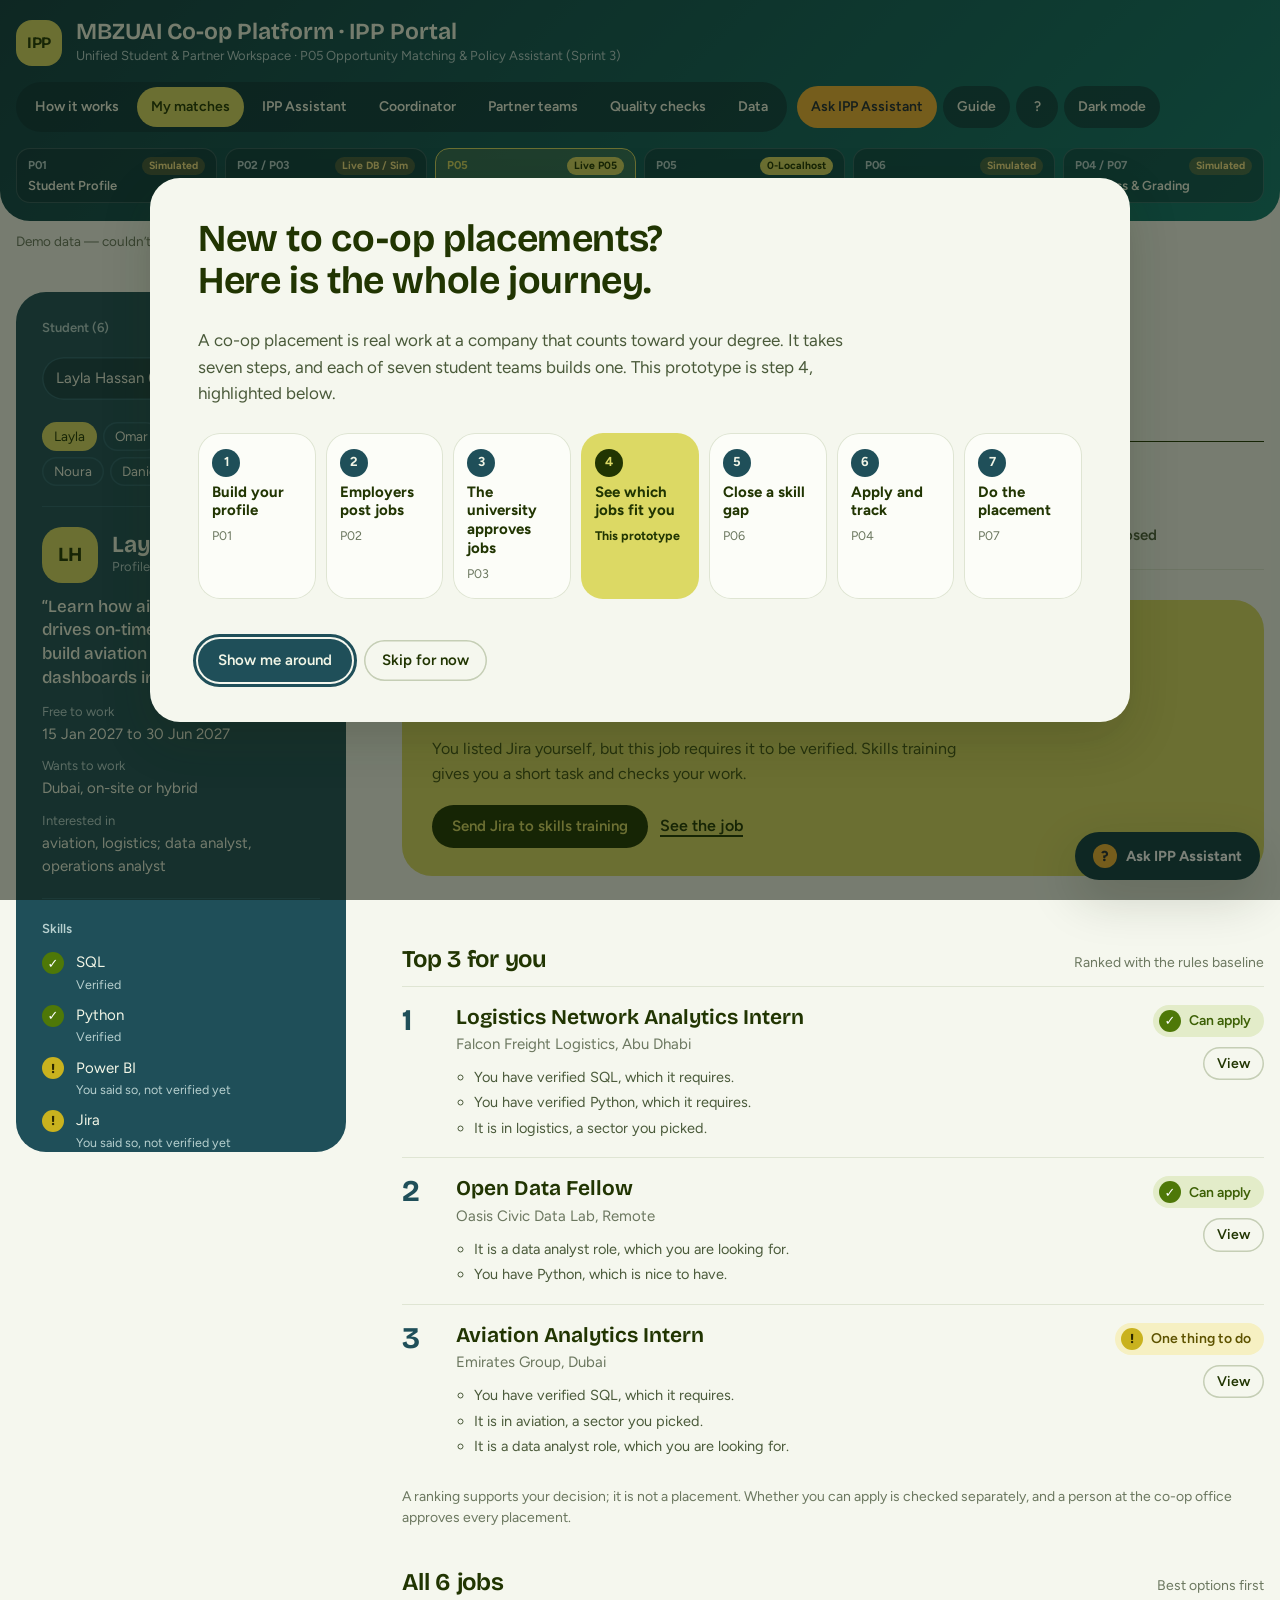
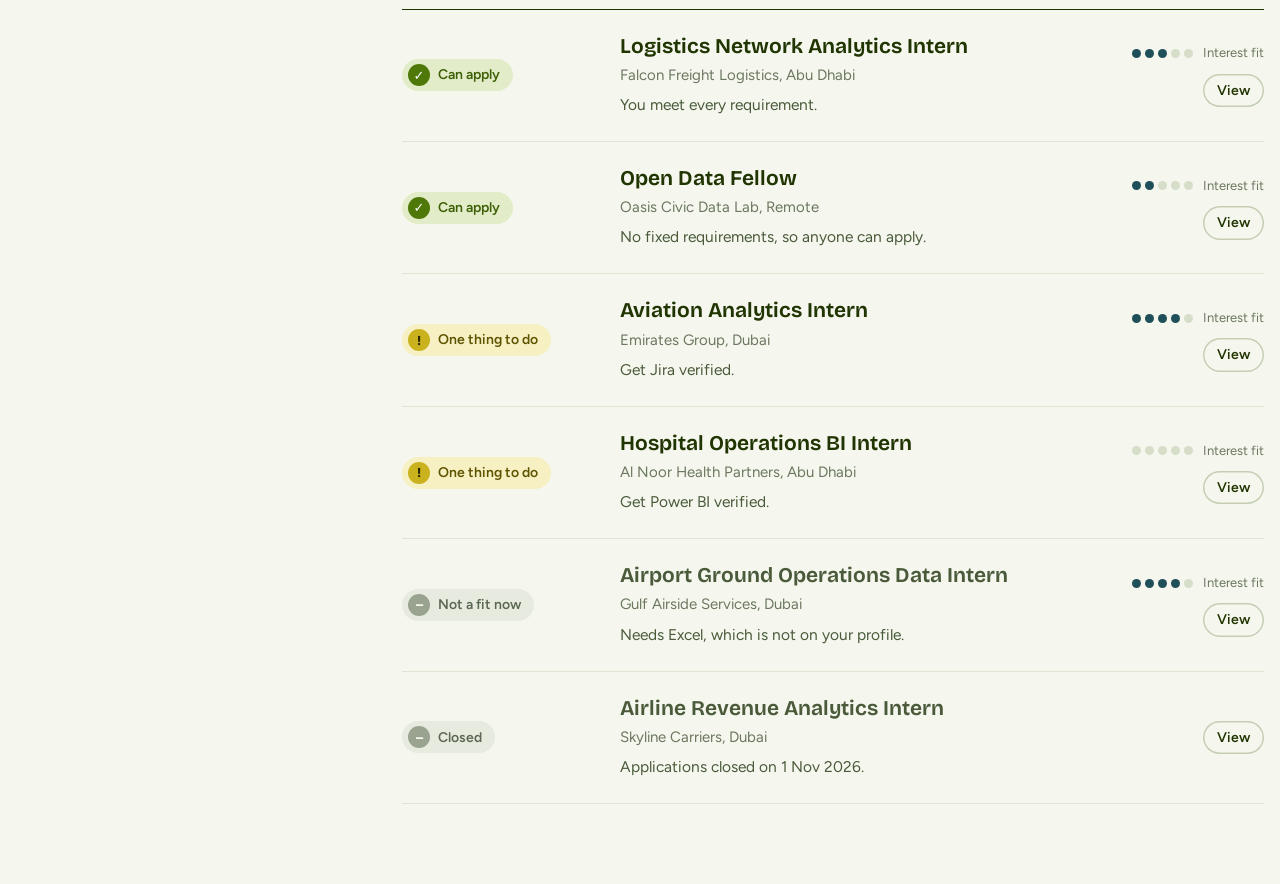
<file: index.html>
<!doctype html>
<html lang="en">
<head>
<meta charset="utf-8">
<meta name="viewport" content="width=device-width, initial-scale=1, viewport-fit=cover">
<style>:root{padding-top:env(safe-area-inset-top,0px);padding-bottom:env(safe-area-inset-bottom,0px)}body{margin:0}img{max-width:100%}[hidden]{display:none!important}</style>
<title>IPP Co-op Portal · P05 Opportunity Matcher &amp; AI Assistant</title>
<meta name="claude:viewport-fit-sides" content="cover">
<link rel="preconnect" href="https://fonts.googleapis.com"><link rel="preconnect" href="https://fonts.gstatic.com" crossorigin><link rel="stylesheet" href="https://fonts.googleapis.com/css2?family=Bricolage+Grotesque:opsz,wght@12..96,500..700&family=Figtree:wght@400;500;600;700&family=IBM+Plex+Mono:wght@400;500&display=swap">
<style>
/* Layout: deep-teal masthead; "My matches" pairs a pinned teal profile panel with one calm list of jobs,
   one bold lime "next step" card, and a side drawer for details. Other views: two quiet columns, extra
   detail folded away.
   Palette (client): cyan #54C0CC, deep teal #1F4F59, olive #7EA00E, lime #DCD964, forest #213502.
   Meaning colours are limited to three, always with an icon and a word:
   green = you can / done, yellow = one thing to do, gray = not now or closed. */
:root {
  --paper: #F5F7EE;
  --raised: #FCFDF8;
  --ink: #213502;
  --ink-2: #4A5A3A;
  --ink-3: #6B775F;
  --rule: #DFE5D3;
  --rule-strong: #C5CEB5;
  --teal: #1F4F59;
  --teal-deep: #183F47;
  --teal-ink: #F1F5E6;
  --teal-ink-2: #B7D0CF;
  --teal-rule: #2E6370;
  --cyan: #54C0CC;
  --lime: #DCD964;
  --lime-ink: #213502;
  --link: #1F4F59;
  --focus: #1F4F59;
  --go: #4E7808; --go-ink: #3D6006; --go-soft: #E3ECC9;
  --todo: #C9B21E; --todo-ink: #5E5300; --todo-soft: #F6F0C2;
  --no: #9AA38F; --no-ink: #5C6853; --no-soft: #E7EBDF;
  --series-1: #1F4F59; --series-2: #54C0CC;
  --dot-off: #D6DDC8;
  --scrim: rgba(16, 24, 10, .55);
  --shadow: 0 18px 50px rgba(20, 33, 6, .18);
  --font-display: "Bricolage Grotesque", "Avenir Next", "Segoe UI", system-ui, sans-serif;
  --font-body: "Figtree", "Avenir Next", "Segoe UI", system-ui, sans-serif;
  --font-id: "IBM Plex Mono", ui-monospace, SFMono-Regular, Menlo, monospace;
  --r-xl: 30px; --r-lg: 22px; --r-md: 14px;
}
@media (prefers-color-scheme: dark) {
  :root:not([data-theme="light"]) {
    --paper: #10180A; --raised: #172210; --ink: #EEF2DF; --ink-2: #BAC4A8; --ink-3: #8E9A81;
    --rule: #26341A; --rule-strong: #3A4C2D;
    --teal: #1D4A53; --teal-deep: #163B43; --teal-ink: #EEF4E6; --teal-ink-2: #A9C9CB; --teal-rule: #2C6470;
    --link: #7FD3DC; --focus: #DCD964;
    --go: #6E9A14; --go-ink: #A9CB3E; --go-soft: #1E2D0C;
    --todo: #C9B21E; --todo-ink: #E2DC6E; --todo-soft: #2B290D;
    --no: #56634B; --no-ink: #A2AD95; --no-soft: #1C2616;
    --series-1: #2C7887; --series-2: #54C0CC;
    --dot-off: #2E3D22;
    --scrim: rgba(0, 0, 0, .62);
    --shadow: 0 18px 50px rgba(0, 0, 0, .45);
    color-scheme: dark;
  }
}
:root[data-theme="dark"] {
  --paper: #10180A; --raised: #172210; --ink: #EEF2DF; --ink-2: #BAC4A8; --ink-3: #8E9A81;
  --rule: #26341A; --rule-strong: #3A4C2D;
  --teal: #1D4A53; --teal-deep: #163B43; --teal-ink: #EEF4E6; --teal-ink-2: #A9C9CB; --teal-rule: #2C6470;
  --link: #7FD3DC; --focus: #DCD964;
  --go: #6E9A14; --go-ink: #A9CB3E; --go-soft: #1E2D0C;
  --todo: #C9B21E; --todo-ink: #E2DC6E; --todo-soft: #2B290D;
  --no: #56634B; --no-ink: #A2AD95; --no-soft: #1C2616;
  --series-1: #2C7887; --series-2: #54C0CC;
  --dot-off: #2E3D22;
  --scrim: rgba(0, 0, 0, .62);
  --shadow: 0 18px 50px rgba(0, 0, 0, .45);
  color-scheme: dark;
}

* { box-sizing: border-box; }
body { background: var(--paper); color: var(--ink); font-family: var(--font-body); font-size: 16px; line-height: 1.55; -webkit-font-smoothing: antialiased; }
h1, h2, h3 { font-family: var(--font-display); margin: 0; text-wrap: balance; line-height: 1.1; font-weight: 650; }
h1 { font-size: clamp(32px, 4.2vw, 46px); letter-spacing: -.02em; }
h2 { font-size: 24px; letter-spacing: -.01em; }
h3 { font-size: 20px; }
p { margin: 0; }
.id { font-family: var(--font-id); font-size: .84em; }
button, input, select, textarea { font: inherit; color: inherit; }
:focus-visible { outline: 3px solid var(--focus); outline-offset: 2px; border-radius: 8px; }
.muted { color: var(--ink-3); }
.small { font-size: 14px; }
.sr-only { position: absolute; width: 1px; height: 1px; overflow: hidden; clip: rect(0 0 0 0); white-space: nowrap; }
.wrap { max-width: 1280px; margin: 0 auto; padding-left: max(16px, env(safe-area-inset-left, 0px)); padding-right: max(16px, env(safe-area-inset-right, 0px)); }

/* ---------- masthead ---------- */
.mast { background: linear-gradient(135deg, #0E3B43 0%, #0F766E 100%); color: var(--teal-ink); border-radius: 0 0 var(--r-xl) var(--r-xl); }
:root[data-theme="dark"] .mast { background: linear-gradient(135deg, #0B2D34 0%, #0D5651 100%); }
.mast-row { display: flex; align-items: center; justify-content: space-between; gap: 16px 24px; flex-wrap: wrap; padding-block: 20px 16px; }
.brand { display: flex; align-items: center; gap: 14px; }
.brand-mark { width: 46px; height: 46px; border-radius: 16px; background: var(--lime); color: var(--lime-ink); display: grid; place-items: center; font-family: var(--font-display); font-weight: 700; font-size: 16px; letter-spacing: -.02em; flex: none; }
.brand-name { font-family: var(--font-display); font-size: 23px; font-weight: 650; line-height: 1.05; }
.brand-sub { font-size: 13px; color: var(--teal-ink-2); margin-top: 2px; }
.nav { display: flex; align-items: center; gap: 10px; flex-wrap: wrap; }
.tabs { display: flex; gap: 4px; flex-wrap: wrap; background: rgba(11, 45, 52, .62); padding: 5px; border-radius: 999px; }
.tab { appearance: none; border: 0; background: transparent; color: var(--teal-ink); padding: 9px 14px; border-radius: 999px; cursor: pointer; font-weight: 600; font-size: 14px; white-space: nowrap; }
.tab:hover { background: rgba(255, 255, 255, .1); }
.tab[aria-selected="true"] { background: var(--lime); color: var(--lime-ink); }
.tools { display: flex; gap: 6px; flex-wrap: wrap; }
.tool { appearance: none; border: 0; background: rgba(11, 45, 52, .62); color: var(--teal-ink); height: 42px; min-width: 42px; padding: 0 14px; border-radius: 999px; cursor: pointer; font-weight: 600; font-size: 14px; white-space: nowrap; }
.tool:hover { background: var(--teal-rule); }
.tool-accent { background: #F2B134; color: #1F2933; }
.tool-accent:hover { background: #F6C561; }

/* ---------- unified IPP journey ribbon ---------- */
.ipp-ribbon { display: grid; grid-template-columns: repeat(6, minmax(0, 1fr)); gap: 8px; padding: 0 0 18px; }
@media (max-width: 1020px) { .ipp-ribbon { grid-template-columns: repeat(3, minmax(0, 1fr)); } }
@media (max-width: 600px) { .ipp-ribbon { grid-template-columns: repeat(2, minmax(0, 1fr)); } }
.ipp-step { appearance: none; border: 1px solid rgba(255, 255, 255, .16); background: rgba(11, 45, 52, .46); color: var(--teal-ink); border-radius: 14px; padding: 8px 11px; text-align: left; cursor: pointer; display: grid; gap: 3px; transition: background .15s ease, border-color .15s ease; }
.ipp-step:hover { background: rgba(255, 255, 255, .12); border-color: rgba(255, 255, 255, .34); }
.ipp-step.active { background: rgba(220, 217, 100, .18); border-color: var(--lime); }
.ipp-step-top { display: flex; justify-content: space-between; align-items: center; gap: 6px; font-size: 11.5px; font-weight: 700; color: var(--teal-ink-2); }
.ipp-step.active .ipp-step-top { color: var(--lime); }
.ipp-step-name { font-size: 13px; font-weight: 600; line-height: 1.25; white-space: nowrap; overflow: hidden; text-overflow: ellipsis; }
.ipp-pill { font-size: 10.5px; font-weight: 700; padding: 1px 7px; border-radius: 999px; background: rgba(255, 255, 255, .14); color: #fff; }
.ipp-pill--live { background: var(--lime); color: var(--lime-ink); }
.ipp-pill--sim { background: rgba(242, 177, 52, .25); color: #FDE68A; }

main { padding-block: 40px 80px; }

/* ---------- the three meanings ---------- */
.v { display: inline-flex; align-items: center; gap: 8px; padding: 5px 13px 5px 6px; border-radius: 999px; font-size: 14px; font-weight: 600; white-space: nowrap; flex: none; }
.v i, .ic { width: 22px; height: 22px; border-radius: 50%; display: inline-grid; place-items: center; font-style: normal; font-size: 13px; font-weight: 800; flex: none; line-height: 1; }
.v--go { background: var(--go-soft); color: var(--go-ink); }
.v--todo { background: var(--todo-soft); color: var(--todo-ink); }
.v--no { background: var(--no-soft); color: var(--no-ink); }
.v--go i, .ic--go { background: var(--go); color: #fff; }
.v--todo i, .ic--todo { background: var(--todo); color: #2B2600; }
.v--no i, .ic--no { background: var(--no); color: var(--paper); }
.ic--off { background: transparent; color: var(--ink-3); box-shadow: inset 0 0 0 1.5px var(--rule-strong); }
.fill--go { background: var(--go); }
.fill--todo { background: var(--todo); }
.fill--no { background: var(--no); }
.fill--s1 { background: var(--series-1); }
.fill--s2 { background: var(--series-2); }

/* ---------- controls ---------- */
.btn { appearance: none; border: 0; background: var(--teal); color: var(--teal-ink); padding: 10px 20px; border-radius: 999px; font-weight: 600; font-size: 15px; cursor: pointer; white-space: nowrap; }
.btn:hover { background: var(--teal-deep); }
.btn-dark { background: var(--lime-ink); color: var(--lime); }
.btn-dark:hover { background: #2E4A04; }
.btn-quiet { appearance: none; background: transparent; border: 0; box-shadow: inset 0 0 0 1.5px var(--rule-strong); color: var(--ink); padding: 9px 18px; border-radius: 999px; font-size: 15px; font-weight: 600; cursor: pointer; white-space: nowrap; }
.btn-quiet:hover { box-shadow: inset 0 0 0 1.5px var(--ink-3); }
.btn-sm { padding: 6px 14px; font-size: 14px; }
.btn-link { appearance: none; border: 0; background: none; color: var(--link); padding: 0; cursor: pointer; font-weight: 600; text-decoration: underline; text-decoration-thickness: 1.5px; text-underline-offset: 4px; }
.btn-danger { background: #8A3B22; color: #fff; }
.seg { display: inline-flex; gap: 4px; padding: 4px; border-radius: 999px; box-shadow: inset 0 0 0 1.5px var(--rule-strong); flex-wrap: wrap; }
.seg button { appearance: none; border: 0; background: none; padding: 7px 15px; border-radius: 999px; cursor: pointer; font-size: 14px; font-weight: 600; color: var(--ink-2); white-space: nowrap; }
.seg button[aria-pressed="true"] { background: var(--ink); color: var(--paper); }
label { display: block; font-size: 14px; font-weight: 600; color: var(--ink-2); margin-bottom: 6px; }
select, input[type="text"], input[type="date"], input[type="search"], input[type="password"], textarea { width: 100%; background: var(--raised); border: 0; box-shadow: inset 0 0 0 1.5px var(--rule-strong); border-radius: var(--r-md); padding: 10px 14px; font-size: 15px; }
textarea { min-height: 88px; resize: vertical; }
.form-grid { display: grid; grid-template-columns: repeat(auto-fit, minmax(170px, 1fr)); gap: 14px; }
.actions { display: flex; gap: 12px; align-items: center; flex-wrap: wrap; margin-top: 14px; }
details.fold { border-top: 1px solid var(--rule); padding-block: 4px; }
details.fold > summary { cursor: pointer; list-style: none; padding-block: 16px; font-weight: 600; display: flex; align-items: center; gap: 10px; }
details.fold > summary::-webkit-details-marker { display: none; }
details.fold > summary::before { content: "+"; width: 26px; height: 26px; border-radius: 50%; display: grid; place-items: center; box-shadow: inset 0 0 0 1.5px var(--rule-strong); font-weight: 700; flex: none; }
details.fold[open] > summary::before { content: "–"; }
details.fold > summary .muted { font-weight: 400; font-size: 14px; }
.fold-body { padding-bottom: 20px; display: grid; gap: 14px; }

/* ---------- page furniture ---------- */
.page-head { display: grid; gap: 12px; padding-bottom: 30px; }
.page-head p { color: var(--ink-2); max-width: 62ch; font-size: 17px; }
.cols { display: grid; grid-template-columns: minmax(0, 1.15fr) minmax(0, 1fr); gap: 0 64px; align-items: start; }
@media (max-width: 960px) { .cols { grid-template-columns: minmax(0, 1fr); } }
.sec { padding-block: 30px; border-top: 1px solid var(--rule); display: grid; gap: 18px; min-width: 0; }
.col > .sec:first-child { border-top: 1.5px solid var(--ink); }
.sec-head { display: grid; gap: 6px; }
.sec-head p { color: var(--ink-3); font-size: 15px; max-width: 60ch; }
.empty { color: var(--ink-3); font-size: 15px; padding: 20px 22px; border-radius: var(--r-lg); background: var(--raised); box-shadow: inset 0 0 0 1px var(--rule); }
.note { display: block; margin-top: 6px; font-size: 14px; background: var(--todo-soft); color: var(--ink); border-radius: 12px; padding: 8px 12px; }
pre.json { margin: 0; background: var(--raised); box-shadow: inset 0 0 0 1px var(--rule); border-radius: var(--r-lg); padding: 16px 18px; font-family: var(--font-id); font-size: 12px; line-height: 1.5; overflow: auto; max-height: 300px; }
.tbl-wrap { overflow-x: auto; }
.tbl { border-collapse: collapse; width: 100%; font-size: 14px; }
.tbl th { text-align: left; font-weight: 600; color: var(--ink-3); font-size: 13px; padding: 0 12px 10px 0; border-bottom: 1.5px solid var(--ink); white-space: nowrap; }
.tbl td { padding: 11px 12px 11px 0; border-bottom: 1px solid var(--rule); vertical-align: top; }
.legend { display: flex; flex-wrap: wrap; gap: 8px 20px; list-style: none; margin: 0; padding: 0; font-size: 14px; color: var(--ink-2); }
.legend li { display: inline-flex; align-items: center; gap: 8px; }
.key { width: 12px; height: 12px; border-radius: 4px; display: inline-block; flex: none; }
#tip { position: fixed; z-index: 60; pointer-events: none; background: var(--ink); color: var(--paper); font-size: 13px; line-height: 1.4; padding: 8px 12px; border-radius: 12px; max-width: 280px; box-shadow: var(--shadow); }
.toast { position: fixed; left: 50%; transform: translateX(-50%); bottom: calc(22px + env(safe-area-inset-bottom, 0px)); background: var(--ink); color: var(--paper); padding: 12px 22px; border-radius: 999px; font-size: 15px; max-width: min(560px, calc(100% - 32px)); z-index: 70; box-shadow: var(--shadow); }

/* ---------- My matches ---------- */
.matches { display: grid; grid-template-columns: minmax(270px, 330px) minmax(0, 1fr); gap: 56px; align-items: start; }
@media (max-width: 960px) { .matches { grid-template-columns: minmax(0, 1fr); gap: 32px; } }
.panel { background: var(--teal); color: var(--teal-ink); border-radius: var(--r-xl); padding: 26px; display: grid; position: sticky; top: 20px; max-height: calc(100vh - 40px); overflow-y: auto; scrollbar-width: thin; scrollbar-color: var(--teal-rule) transparent; }
@media (max-width: 960px) { .panel { position: static; max-height: none; order: 2; } }
.p-sec { padding-block: 20px; border-top: 1px solid var(--teal-rule); display: grid; gap: 12px; }
.p-sec:first-child { border-top: 0; padding-top: 0; }
.p-sec:last-child { padding-bottom: 0; }
.p-label { font-size: 13px; color: var(--teal-ink-2); font-weight: 600; }
.panel select { background: var(--teal-deep); color: var(--teal-ink); box-shadow: inset 0 0 0 1.5px var(--teal-rule); border-radius: 999px; }
.panel input[type="search"] { background: var(--teal-deep); color: var(--teal-ink); box-shadow: inset 0 0 0 1.5px var(--teal-rule); border-radius: 999px; }
.panel input[type="search"]::placeholder { color: var(--teal-ink-2); }
.panel .chip { color: var(--teal-ink); box-shadow: inset 0 0 0 1.5px var(--teal-rule); }
.panel .chip[aria-pressed="true"] { background: var(--lime); color: var(--lime-ink); box-shadow: none; }
.panel label .muted { color: var(--teal-ink-2); }
.panel label { color: var(--teal-ink-2); font-size: 13px; }
.who { display: flex; gap: 14px; align-items: center; }
.avatar { width: 56px; height: 56px; border-radius: 20px; background: var(--lime); color: var(--lime-ink); display: grid; place-items: center; font-family: var(--font-display); font-weight: 700; font-size: 20px; flex: none; }
.who-name { font-family: var(--font-display); font-size: 23px; font-weight: 650; line-height: 1.1; }
.who-sub { font-size: 13px; color: var(--teal-ink-2); }
.goal { font-family: var(--font-display); font-size: 17px; line-height: 1.4; font-weight: 500; }
.facts { display: grid; gap: 10px; margin: 0; font-size: 15px; }
.facts div { display: grid; gap: 1px; }
.facts dt { font-size: 13px; color: var(--teal-ink-2); }
.facts dd { margin: 0; }
.panel .warn { color: var(--lime); font-weight: 600; }
.skills { list-style: none; margin: 0; padding: 0; display: grid; gap: 10px; font-size: 15px; }
.skills li { display: grid; grid-template-columns: 22px minmax(0, 1fr); gap: 2px 12px; align-items: center; }
.skills .s-sub { grid-column: 2; font-size: 12.5px; color: var(--teal-ink-2); margin-top: -2px; }
.panel .ic--no { background: transparent; color: var(--teal-ink-2); box-shadow: inset 0 0 0 1.5px var(--teal-ink-2); }

.hello { display: grid; gap: 14px; padding-bottom: 28px; }
.hello p { font-size: 18px; color: var(--ink-2); max-width: 46ch; }
.counts { display: grid; grid-template-columns: repeat(3, minmax(0, 1fr)); gap: 0; border-top: 1.5px solid var(--ink); border-bottom: 1px solid var(--rule); }
.count { padding: 22px 20px 22px 0; display: grid; gap: 8px; }
.count + .count { padding-left: 22px; border-left: 1px solid var(--rule); }
.count-num { font-family: var(--font-display); font-size: 52px; font-weight: 650; line-height: 1; letter-spacing: -.03em; font-variant-numeric: tabular-nums; }
.count-label { display: flex; align-items: center; gap: 8px; font-size: 15px; font-weight: 600; color: var(--ink-2); }
@media (max-width: 560px) { .count-num { font-size: 38px; } .count { padding-right: 8px; } .count + .count { padding-left: 12px; } .count-label { font-size: 13px; } }

.next { margin-top: 30px; background: var(--lime); color: var(--lime-ink); border-radius: var(--r-xl); padding: 28px 30px; display: grid; gap: 14px; }
.next-label { font-size: 14px; font-weight: 700; }
.next h2 { font-size: 27px; max-width: 26ch; }
.next p { max-width: 54ch; color: var(--lime-ink); opacity: .82; }
.next .actions { margin-top: 4px; }
.next--done { background: var(--go-soft); color: var(--ink); }
.next--done p { color: var(--ink-2); opacity: 1; }
.changed { margin-top: 30px; padding: 22px 26px; border-radius: var(--r-xl); background: var(--go-soft); display: grid; gap: 10px; }
.changed ul { margin: 0; padding-left: 20px; display: grid; gap: 4px; }

.jobs-head { display: flex; justify-content: space-between; align-items: baseline; gap: 12px; flex-wrap: wrap; padding-top: 40px; padding-bottom: 12px; }
.jobs { list-style: none; margin: 0; padding: 0; border-top: 1.5px solid var(--ink); }
.job { display: grid; grid-template-columns: auto minmax(0, 1fr) auto; gap: 8px 22px; align-items: center; padding-block: 24px; border-bottom: 1px solid var(--rule); }
.job-main { display: grid; gap: 6px; min-width: 0; }
.job-title { font-family: var(--font-display); font-size: 21px; font-weight: 650; line-height: 1.15; }
.job-org { color: var(--ink-3); font-size: 15px; }
.job-line { font-size: 15.5px; color: var(--ink-2); }
.job-side { display: grid; gap: 10px; justify-items: end; }
.job--dim .job-title { color: var(--ink-2); }
.job-verdict { width: 196px; }
@media (max-width: 760px) { .job { grid-template-columns: minmax(0, 1fr); } .job-side { justify-items: start; grid-auto-flow: column; align-items: center; } .job-verdict { width: auto; } }
.fit { display: inline-flex; align-items: center; gap: 4px; font-size: 13px; color: var(--ink-3); }
.fit span { width: 9px; height: 9px; border-radius: 50%; background: var(--dot-off); }
.fit span.on { background: var(--series-1); }
.fit em { font-style: normal; margin-left: 6px; }

/* ---------- drawer ---------- */
.scrim { position: fixed; inset: 0; background: var(--scrim); z-index: 40; }
.drawer { position: fixed; top: 0; right: 0; bottom: 0; width: min(580px, 100%); background: var(--paper); z-index: 41; overflow-y: auto; border-radius: var(--r-xl) 0 0 var(--r-xl); box-shadow: var(--shadow); padding: calc(28px + env(safe-area-inset-top, 0px)) max(28px, env(safe-area-inset-right, 0px)) calc(36px + env(safe-area-inset-bottom, 0px)) 32px; display: grid; gap: 26px; align-content: start; }
@media (max-width: 600px) { .drawer { border-radius: 0; padding-left: 20px; padding-right: max(20px, env(safe-area-inset-right, 0px)); } }
.drawer-top { display: flex; justify-content: space-between; align-items: start; gap: 16px; }
.close { appearance: none; border: 0; width: 42px; height: 42px; border-radius: 50%; background: var(--raised); box-shadow: inset 0 0 0 1.5px var(--rule-strong); cursor: pointer; font-size: 20px; line-height: 1; flex: none; }
.d-title { font-family: var(--font-display); font-size: 30px; font-weight: 650; line-height: 1.1; letter-spacing: -.01em; }
.d-sub { color: var(--ink-3); margin-top: 6px; }
.d-sec { display: grid; gap: 12px; padding-top: 22px; border-top: 1px solid var(--rule); }
.d-sec h3 { font-size: 18px; }
.why { margin: 0; padding: 0; list-style: none; display: grid; gap: 10px; }
.why li { display: grid; grid-template-columns: 22px minmax(0, 1fr); gap: 12px; font-size: 16px; }
.reqs { list-style: none; margin: 0; padding: 0; display: grid; gap: 12px; }
.reqs li { display: grid; grid-template-columns: 22px minmax(0, 1fr); gap: 2px 12px; align-items: start; }
.reqs .r-name { font-weight: 600; }
.reqs .r-text { grid-column: 2; font-size: 14.5px; color: var(--ink-2); }
.act { padding: 20px 22px; border-radius: var(--r-lg); background: var(--todo-soft); display: grid; gap: 12px; }
.act--sent { background: var(--go-soft); }
.tech { font-size: 13px; color: var(--ink-3); display: grid; gap: 8px; }
.tech .cite { font-family: var(--font-id); font-size: 12px; overflow-wrap: anywhere; }
.ai-note { padding: 14px 18px; border-radius: var(--r-lg); background: var(--raised); box-shadow: inset 0 0 0 1.5px var(--cyan); font-size: 14.5px; display: grid; gap: 6px; }

/* ---------- onboarding ---------- */
.modal { position: fixed; inset: 0; z-index: 50; display: grid; place-items: center; padding: 20px max(16px, env(safe-area-inset-left, 0px)); background: var(--scrim); overflow-y: auto; }
.welcome { background: var(--paper); border-radius: var(--r-xl); box-shadow: var(--shadow); max-width: 980px; width: 100%; padding: 40px clamp(22px, 4vw, 48px); display: grid; gap: 26px; }
.welcome h2 { font-size: clamp(28px, 3.4vw, 38px); }
.welcome > p { font-size: 17px; color: var(--ink-2); max-width: 62ch; }
.journey { list-style: none; margin: 0; padding: 0; display: grid; grid-template-columns: repeat(7, minmax(0, 1fr)); gap: 10px; counter-reset: j; }
@media (max-width: 860px) { .journey { grid-template-columns: repeat(2, minmax(0, 1fr)); } }
.journey li { counter-increment: j; padding: 16px 14px; border-radius: var(--r-lg); background: var(--raised); box-shadow: inset 0 0 0 1px var(--rule); display: grid; gap: 6px; align-content: start; font-size: 14px; }
.journey li::before { content: counter(j); width: 28px; height: 28px; border-radius: 50%; background: var(--teal); color: var(--teal-ink); display: grid; place-items: center; font-weight: 700; font-size: 13px; }
.journey li b { font-size: 15px; line-height: 1.25; }
.journey li .j-team { color: var(--ink-3); font-size: 12.5px; }
.journey li.here { background: var(--lime); color: var(--lime-ink); box-shadow: none; }
.journey li.here::before { background: var(--lime-ink); color: var(--lime); }
.journey li.here .j-team { color: var(--lime-ink); font-weight: 700; }
.tour-spot { position: fixed; z-index: 55; border-radius: 20px; box-shadow: 0 0 0 4px var(--lime), 0 0 0 9999px var(--scrim); pointer-events: none; transition: all .25s ease; }
.tour-pop { position: fixed; z-index: 56; width: min(380px, calc(100vw - 32px)); background: var(--paper); border-radius: var(--r-lg); box-shadow: var(--shadow); padding: 22px 24px; display: grid; gap: 12px; }
.tour-step { font-size: 13px; font-weight: 700; color: var(--ink-3); }
.tour-pop h3 { font-size: 21px; }
.tour-pop p { color: var(--ink-2); font-size: 15.5px; }
.tour-pop .actions { margin-top: 2px; justify-content: space-between; }
@media (prefers-reduced-motion: reduce) { .tour-spot { transition: none; } }
.gloss { margin: 0; display: grid; gap: 0; }
.gloss div { padding-block: 14px; border-bottom: 1px solid var(--rule); display: grid; gap: 4px; align-content: start; }
.gloss dt { font-weight: 700; }
.gloss dd { margin: 0; color: var(--ink-2); font-size: 15px; }
.gloss-grid { display: grid; grid-template-columns: repeat(2, minmax(0, 1fr)); gap: 0 48px; }
@media (max-width: 760px) { .gloss-grid { grid-template-columns: minmax(0, 1fr); } }
.howto { list-style: none; margin: 0; padding: 0; display: grid; gap: 0; counter-reset: h; border-top: 1.5px solid var(--ink); }
.howto li { counter-increment: h; display: grid; grid-template-columns: 56px minmax(0, 1fr) auto; gap: 6px 20px; padding-block: 22px; border-bottom: 1px solid var(--rule); align-items: start; }
.howto li::before { content: counter(h); width: 44px; height: 44px; border-radius: 16px; background: var(--raised); box-shadow: inset 0 0 0 1.5px var(--rule-strong); display: grid; place-items: center; font-family: var(--font-display); font-weight: 700; font-size: 18px; }
.howto li.here::before { background: var(--lime); box-shadow: none; color: var(--lime-ink); }
.howto h3 { font-size: 20px; }
.howto p { color: var(--ink-2); font-size: 15.5px; max-width: 60ch; margin-top: 4px; }
.team-tag { font-size: 13px; font-weight: 700; padding: 4px 12px; border-radius: 999px; background: var(--raised); box-shadow: inset 0 0 0 1.5px var(--rule-strong); white-space: nowrap; }
.howto li.here .team-tag { background: var(--lime); color: var(--lime-ink); box-shadow: none; }
@media (max-width: 600px) { .howto li { grid-template-columns: 52px minmax(0, 1fr); } .howto .team-tag { grid-column: 2; justify-self: start; } }

/* ---------- coordinator ---------- */
.pickers { display: grid; grid-template-columns: 1fr 1fr; gap: 14px; }
@media (max-width: 560px) { .pickers { grid-template-columns: 1fr; } }
.used { display: grid; gap: 0; margin: 0; }
.used div { display: grid; grid-template-columns: minmax(0, 1fr) minmax(0, 1.3fr) auto; gap: 4px 14px; padding-block: 11px; border-bottom: 1px solid var(--rule); font-size: 15px; align-items: baseline; }
.used div:first-child { border-top: 1px solid var(--rule); }
.owner { font-size: 12.5px; font-weight: 600; padding: 2px 10px; border-radius: 999px; background: var(--raised); box-shadow: inset 0 0 0 1px var(--rule-strong); color: var(--ink-2); white-space: nowrap; }
.timeline { list-style: none; margin: 0; padding: 0; position: relative; display: grid; gap: 16px; }
.timeline::before { content: ""; position: absolute; left: 8px; top: 6px; bottom: 6px; width: 2px; background: var(--rule-strong); }
.timeline li { position: relative; padding-left: 32px; font-size: 14.5px; }
.timeline li::before { content: ""; position: absolute; left: 2px; top: 4px; width: 14px; height: 14px; border-radius: 50%; background: var(--paper); box-shadow: inset 0 0 0 2px var(--rule-strong); }
.timeline li.on::before { background: var(--lime); box-shadow: inset 0 0 0 2px var(--lime-ink); }
.t-meta { color: var(--ink-3); font-size: 13px; display: flex; gap: 12px; flex-wrap: wrap; }
.sliders { display: grid; gap: 16px; }
.slider { display: grid; grid-template-columns: minmax(0, 1fr) minmax(120px, 1.3fr) 2.4em; gap: 14px; align-items: center; font-size: 15px; }
.slider label { margin: 0; font-weight: 500; color: var(--ink); font-size: 15px; }
.slider input[type="range"] { width: 100%; accent-color: var(--series-1); }
.slider output { text-align: right; font-weight: 700; font-variant-numeric: tabular-nums; }
.quote { font-family: var(--font-display); font-size: 19px; font-weight: 500; line-height: 1.35; }
.ch { display: grid; gap: 12px; padding-block: 18px; border-top: 1px solid var(--rule); }
.ch:first-of-type { border-top: 0; padding-top: 0; }
.ch-meta { display: flex; gap: 6px 14px; flex-wrap: wrap; align-items: center; font-size: 14px; color: var(--ink-3); }
.dumb { list-style: none; margin: 0; padding: 0; display: grid; gap: 12px; }
.db { display: grid; grid-template-columns: minmax(0, 1.2fr) minmax(120px, 1.6fr); gap: 14px; align-items: center; font-size: 14.5px; }
.db-label { min-width: 0; overflow: hidden; text-overflow: ellipsis; white-space: nowrap; }
.db-track { position: relative; height: 18px; }
.db-track::before { content: ""; position: absolute; left: 0; right: 0; top: 50%; border-top: 1px solid var(--rule); }
.db-line { position: absolute; top: 50%; height: 3px; margin-top: -1.5px; background: var(--rule-strong); border-radius: 2px; }
.db-dot { position: absolute; top: 50%; width: 14px; height: 14px; margin: -7px 0 0 -7px; border-radius: 50%; box-shadow: 0 0 0 2px var(--paper); }

/* ---------- partner teams ---------- */
.flow { display: grid; grid-template-columns: repeat(4, minmax(0, 1fr)); padding-block: 30px; border-top: 1.5px solid var(--ink); border-bottom: 1px solid var(--rule); }
@media (max-width: 760px) { .flow { grid-template-columns: repeat(2, minmax(0, 1fr)); row-gap: 24px; } }
.flow-step { position: relative; display: grid; gap: 10px; justify-items: start; align-content: start; padding-right: 18px; }
.flow-step::before { content: ""; position: absolute; left: 34px; right: 0; top: 16px; height: 3px; background: var(--rule-strong); border-radius: 3px; }
.flow-step:last-child::before { display: none; }
.flow-step.done::before { background: var(--go); }
.flow-node { width: 34px; height: 34px; border-radius: 50%; display: grid; place-items: center; font-weight: 700; font-size: 14px; background: var(--paper); box-shadow: inset 0 0 0 2px var(--rule-strong); color: var(--ink-3); position: relative; }
.flow-step.done .flow-node { background: var(--go); color: #fff; box-shadow: none; }
.flow-label { font-size: 15.5px; font-weight: 600; max-width: 18ch; line-height: 1.3; }
.flow-team { font-size: 13px; color: var(--ink-3); }
.irow { display: grid; grid-template-columns: minmax(0, 1fr) auto; gap: 6px 14px; align-items: center; padding-block: 14px; border-bottom: 1px solid var(--rule); font-size: 15px; }
.irow:first-of-type { border-top: 1px solid var(--rule); }
.review-form { display: grid; gap: 14px; padding: 22px; border-radius: var(--r-xl); background: var(--raised); box-shadow: inset 0 0 0 2px var(--lime); }
.swim { display: grid; gap: 6px; }
.sw-row { display: grid; grid-template-columns: 150px minmax(0, 1fr); gap: 12px; align-items: center; font-size: 14px; min-height: 30px; }
.sw-name { min-width: 0; overflow: hidden; text-overflow: ellipsis; white-space: nowrap; }
.sw-track { position: relative; height: 28px; }
.sw-track::before { content: ""; position: absolute; left: 0; right: 0; top: 50%; border-top: 1px solid var(--rule); }
.sw-dot { position: absolute; top: 50%; transform: translate(-50%, -50%); min-width: 28px; height: 24px; padding: 0 7px; border-radius: 999px; background: var(--teal); color: var(--teal-ink); font-size: 11.5px; font-weight: 700; display: grid; place-items: center; box-shadow: 0 0 0 2px var(--paper); }
.sw-dot.new { background: var(--lime); color: var(--lime-ink); }
.sw-axis { display: grid; grid-template-columns: 150px minmax(0, 1fr); gap: 12px; }
.ax { position: relative; height: 18px; font-size: 12px; color: var(--ink-3); }
.ax span { position: absolute; top: 0; transform: translateX(-50%); white-space: nowrap; }
.ax span:first-child { transform: none; }
.lgantt .sw-row, .lgantt .sw-axis { grid-template-columns: 210px minmax(0, 1fr); }
.lgantt .sw-track::before { display: none; }
.lg-bar { position: absolute; top: 4px; bottom: 4px; border-radius: 999px; display: flex; align-items: center; padding: 0 10px; font-size: 12px; font-weight: 700; color: var(--teal-ink); background: var(--teal); white-space: nowrap; overflow: hidden; }
.lg-bar.closed { background: var(--no-soft); color: var(--no-ink); box-shadow: inset 0 0 0 1.5px var(--no); }

/* ---------- quality checks ---------- */
.score { display: flex; align-items: baseline; gap: 14px; flex-wrap: wrap; }
.score-big { font-family: var(--font-display); font-size: 76px; font-weight: 650; line-height: .9; letter-spacing: -.04em; color: var(--go-ink); font-variant-numeric: tabular-nums; }
.matrix { display: grid; gap: 5px; font-size: 13px; min-width: 520px; }
.mx-row { display: grid; grid-template-columns: 120px repeat(6, minmax(0, 1fr)); gap: 5px; align-items: stretch; }
.mx-h { color: var(--ink-3); font-weight: 600; padding: 4px 2px; display: grid; gap: 3px; align-content: end; justify-items: center; }
.mx-name { display: grid; align-content: center; padding-right: 8px; font-weight: 600; }
.mx-cell { border-radius: 12px; min-height: 50px; display: grid; place-items: center; font-weight: 800; font-size: 15px; position: relative; }
.mx-cell.fill--go { color: #fff; }
.mx-cell.fill--todo { color: #2B2600; }
.mx-cell.fill--no { color: var(--paper); }
.mx-tag { position: absolute; top: 4px; right: 5px; font-size: 10.5px; font-weight: 700; background: var(--paper); color: var(--ink); border-radius: 999px; padding: 0 6px; line-height: 16px; }
.dtag { display: inline-block; font-size: 11px; font-weight: 700; background: var(--ink); color: var(--paper); border-radius: 999px; padding: 0 7px; line-height: 18px; }
.prob { display: grid; grid-template-columns: minmax(0, 1fr) auto; gap: 4px 14px; padding-block: 14px; border-bottom: 1px solid var(--rule); align-items: center; }
.prob:first-of-type { border-top: 1px solid var(--rule); }
.prob-t { font-weight: 600; }
.prob-s { font-size: 14px; color: var(--ink-3); grid-column: 1; }
.pass { color: var(--go-ink); font-weight: 700; white-space: nowrap; display: inline-flex; gap: 8px; align-items: center; }
.fail { color: var(--ink); font-weight: 700; white-space: nowrap; }
.t-res { display: grid; grid-template-columns: 3em minmax(0, 1fr) auto; gap: 4px 16px; padding-block: 14px; border-bottom: 1px solid var(--rule); align-items: start; }
.t-id { font-family: var(--font-display); font-weight: 650; font-size: 17px; }
.t-title { font-weight: 600; }
.t-act { font-family: var(--font-id); font-size: 12px; color: var(--ink-3); margin-top: 4px; overflow-wrap: anywhere; }

/* ---------- data ---------- */
.flist { list-style: none; margin: 0; padding: 0; }
.flist li { padding-block: 11px; border-bottom: 1px solid var(--rule); font-size: 15px; display: grid; gap: 2px; }
.flist li .small { color: var(--ink-3); }
.fgroups { display: grid; grid-template-columns: repeat(3, minmax(0, 1fr)); gap: 28px; }
@media (max-width: 760px) { .fgroups { grid-template-columns: minmax(0, 1fr); } }
.fgroup-h { display: flex; align-items: center; gap: 10px; font-weight: 700; padding-bottom: 8px; }
.gbars { list-style: none; margin: 0; padding: 0; display: grid; gap: 12px; }
.gb { display: grid; grid-template-columns: minmax(0, 1fr) minmax(120px, 1.4fr); gap: 14px; align-items: center; font-size: 15px; }
.gb-bars { display: grid; gap: 4px; }
.gb-line { display: flex; align-items: center; gap: 8px; font-size: 12.5px; color: var(--ink-3); font-variant-numeric: tabular-nums; }
.gb-bar { height: 10px; border-radius: 999px; }

/* ---------- Sprint 2: shared database, top 3, AI suggestions ---------- */
.src-line { margin: 10px 0 0; font-size: 13.5px; color: var(--ink-3); }
.src-line--live::before { content: ""; display: inline-block; width: 8px; height: 8px; border-radius: 50%; background: var(--series-1); margin-right: 8px; vertical-align: 1px; }
.loading { padding: 60px 0; color: var(--ink-3); font-size: 17px; }
.chips { display: flex; flex-wrap: wrap; gap: 6px; margin-top: 10px; }
.chip { border: 0; background: transparent; box-shadow: inset 0 0 0 1.5px var(--rule-strong); border-radius: 999px; padding: 4px 12px; font-size: 13.5px; cursor: pointer; color: var(--ink); }
.chip[aria-pressed="true"] { background: var(--ink); color: var(--paper); box-shadow: none; }
.chip:focus-visible { outline: 2px solid var(--series-1); outline-offset: 2px; }
.top3 { margin-top: 30px; }
.t3 { list-style: none; margin: 0; padding: 0; }
.t3 > li { display: grid; grid-template-columns: 40px 1fr auto; gap: 14px; align-items: start; padding: 18px 0; border-top: 1px solid var(--rule); }
.t3-n { font-family: "Bricolage Grotesque", sans-serif; font-size: 30px; font-weight: 700; line-height: 1; color: var(--series-1); }
.t3-main { display: grid; gap: 4px; }
.t3-why { margin: 6px 0 0; padding-left: 18px; color: var(--ink-2); font-size: 14.5px; display: grid; gap: 3px; }
.top3 > .small { margin-top: 10px; }
.sg-phrase { padding: 14px 0; border-top: 1px solid var(--rule); display: grid; gap: 8px; }
.sg-head { display: flex; flex-wrap: wrap; gap: 10px; align-items: center; }
.sgs { list-style: none; margin: 0; padding: 0; display: grid; gap: 6px; }
.sg { display: grid; grid-template-columns: 1fr auto auto; gap: 12px; align-items: center; font-size: 14.5px; }
.sg--low { color: var(--ink-3); }
.sg-score { font-family: "IBM Plex Mono", monospace; font-size: 13.5px; }
.sg-act { display: flex; gap: 6px; }
.try { margin-top: 14px; }
.try-row { display: flex; gap: 8px; align-items: center; }
.try-row input { flex: 1; }
@media (max-width: 640px) {
  .t3 > li { grid-template-columns: 28px 1fr; }
  .t3 > li .job-side { grid-column: 2; }
  .sg { grid-template-columns: 1fr auto; }
  .sg-act { grid-column: 1 / -1; }
  .try-row { flex-wrap: wrap; }
}

/* ---------- Sprint 3: IPP Policy Assistant, Synonym Audit, Unified Partner Workflow ---------- */
.chat-fab { position: fixed; right: 20px; bottom: calc(20px + env(safe-area-inset-bottom, 0px)); z-index: 35; border: 0; background: #0E3B43; color: #fff; padding: 12px 18px; border-radius: 999px; font-weight: 700; font-size: 14.5px; cursor: pointer; display: inline-flex; align-items: center; gap: 9px; box-shadow: var(--shadow); }
.chat-fab span { width: 24px; height: 24px; border-radius: 50%; background: #F2B134; color: #1F2933; display: grid; place-items: center; font-weight: 800; }
.chat-fab:hover { background: #0F766E; }
@media print { .chat-fab { display: none; } }

.chat-chips { display: flex; flex-wrap: wrap; gap: 8px; }
.chat-chip { appearance: none; border: 0; background: var(--raised); box-shadow: inset 0 0 0 1.5px var(--rule-strong); color: var(--ink); border-radius: 999px; padding: 6px 13px; font-size: 13.5px; font-weight: 600; cursor: pointer; text-align: left; }
.chat-chip:hover { box-shadow: inset 0 0 0 1.5px var(--teal); }
.chat-chip--warn { background: var(--todo-soft); color: var(--todo-ink); box-shadow: inset 0 0 0 1.5px var(--todo); }

.chat-thread { display: grid; gap: 14px; }
.chat-msg { padding: 18px 20px; border-radius: var(--r-lg); background: var(--raised); box-shadow: inset 0 0 0 1px var(--rule); display: grid; gap: 10px; }
.chat-msg--user { background: var(--teal); color: var(--teal-ink); box-shadow: none; justify-self: end; max-width: 90%; padding: 12px 18px; }
.chat-msg--refused { box-shadow: inset 0 0 0 1.5px var(--todo); }
.chat-cite { font-size: 13px; color: var(--ink-3); font-family: var(--font-id); }
.chat-human-box { padding: 11px 14px; border-radius: var(--r-md); background: var(--todo-soft); color: var(--ink); font-size: 13.5px; display: grid; gap: 4px; }

.audit-card { padding: 16px 18px; border-radius: var(--r-lg); background: var(--raised); box-shadow: inset 0 0 0 1px var(--rule); display: grid; gap: 10px; margin-top: 10px; }
.audit-cols { display: grid; grid-template-columns: repeat(2, minmax(0, 1fr)); gap: 12px; }
@media (max-width: 640px) { .audit-cols { grid-template-columns: 1fr; } }
.audit-box { padding: 12px 14px; border-radius: var(--r-md); background: var(--paper); box-shadow: inset 0 0 0 1px var(--rule); display: grid; gap: 6px; font-size: 13.5px; }
.audit-box--after { box-shadow: inset 0 0 0 1.5px var(--go); }

.sim-banner { padding: 14px 18px; border-radius: var(--r-lg); background: var(--todo-soft); color: var(--ink); font-size: 14.5px; display: flex; flex-wrap: wrap; gap: 8px 14px; align-items: center; justify-content: space-between; }
.partner-grid-3 { display: grid; grid-template-columns: repeat(3, minmax(0, 1fr)); gap: 22px; margin-top: 18px; align-items: start; }
@media (max-width: 1040px) { .partner-grid-3 { grid-template-columns: minmax(0, 1fr); } }
.pcard { background: var(--raised); box-shadow: inset 0 0 0 1px var(--rule); border-radius: var(--r-xl); padding: 22px; display: grid; gap: 14px; }
.pcard h3 { font-size: 19px; }
.pcard-list { display: grid; gap: 10px; }
.pcard-item { padding: 12px 14px; border-radius: var(--r-md); background: var(--paper); box-shadow: inset 0 0 0 1px var(--rule); display: grid; gap: 4px; font-size: 14px; }

</style>
</head>
<body>
<header class="mast">
  <div class="wrap">
    <div class="mast-row">
      <div class="brand">
        <span class="brand-mark" aria-hidden="true">IPP</span>
        <div>
          <div class="brand-name">MBZUAI Co-op Platform · IPP Portal</div>
          <div class="brand-sub">Unified Student &amp; Partner Workspace · P05 Opportunity Matching &amp; Policy Assistant (Sprint 3)</div>
        </div>
      </div>
      <div class="nav">
        <nav class="tabs" id="tabs" role="tablist" aria-label="Views"></nav>
        <div class="tools" data-tour="help">
          <button class="tool tool-accent" data-action="assistant-drawer">Ask IPP Assistant</button>
          <button class="tool" data-action="tour">Guide</button>
          <button class="tool" data-action="glossary" aria-label="Open the glossary">?</button>
          <button class="tool" data-action="theme" id="theme-btn">Light mode</button>
        </div>
      </div>
    </div>
    <nav class="ipp-ribbon" id="ipp-ribbon" aria-label="End-to-end IPP modules"></nav>
  </div>
</header>
<div class="wrap"><p class="src-line" id="src-line" role="status"></p></div>
<main class="wrap" id="view" role="tabpanel" tabindex="-1"></main>
<button class="chat-fab" id="chat-fab" data-action="assistant-drawer" aria-label="Open IPP Policy Assistant">
  <span aria-hidden="true">?</span> Ask IPP Assistant
</button>
<div id="layer"></div>
<div id="tip" role="tooltip" hidden></div>
<div class="toast" id="toast" role="status" aria-live="polite" hidden></div>

<script>
/*
 * P05 AI-Assisted Opportunity Matching — synthetic fixtures (fixtures-1.0)
 * Team 5 · BUS2010 Co-op Platform
 *
 * Everything in this file is SYNTHETIC. People, employers, records and decisions
 * are invented for classroom use. Layla Hassan / COOP-B001 / OP-028 / SK-JIRA-01 /
 * E-JIRA-01 follow the shared demonstration thread in the group binder.
 *
 * Contents
 *   vocabulary  shared controlled skill vocabulary (extends P01/P06 terms)
 *   profiles    P01 fixture: student profile versions (append-only history)
 *   listings    P03 fixture: published listings with their approved version
 *   evidence    P06 fixture: reviewed skill evidence that already exists
 *   dictionary  data dictionary for the fields P05 reads and writes
 *
 * Seeded defects (Appendix 5.3 of the IPP report) are marked "D1".."D8".
 */
(function (root, factory) {
  var data = factory();
  if (typeof module === 'object' && module.exports) module.exports = data;
  else root.P05_DATA = data;
})(typeof self !== 'undefined' ? self : this, function () {
  'use strict';

  var vocabulary = [
    { skill_id: 'SK-SQL-01', label: 'SQL querying', synonyms: ['sql', 'database queries', 'postgres', 'mysql'] },
    { skill_id: 'SK-PY-01', label: 'Python for data analysis', synonyms: ['python', 'pandas', 'numpy', 'jupyter'] },
    { skill_id: 'SK-PBI-01', label: 'Power BI dashboards', synonyms: ['power bi', 'dax', 'bi dashboards'] },
    { skill_id: 'SK-TAB-01', label: 'Tableau', synonyms: ['tableau', 'data visualisation'] },
    { skill_id: 'SK-XLS-01', label: 'Advanced Excel', synonyms: ['excel', 'spreadsheets', 'pivot tables'] },
    { skill_id: 'SK-STAT-01', label: 'Applied statistics', synonyms: ['statistics', 'regression', 'hypothesis testing'] },
    { skill_id: 'SK-JIRA-01', label: 'Jira work-item management', synonyms: ['jira', 'agile board', 'sprint board', 'scrum board', 'tickets', 'issue tracking', 'kanban', 'kanban board', 'ticket triage'] },
    { skill_id: 'SK-AGL-01', label: 'Agile and Scrum practice', synonyms: ['agile', 'scrum', 'kanban', 'sprint ceremonies', 'board'] },
    { skill_id: 'SK-ML-01', label: 'Machine learning fundamentals', synonyms: ['machine learning', 'scikit-learn', 'classification models'] },
    { skill_id: 'SK-AVN-01', label: 'Aviation operations domain', synonyms: ['aviation', 'airline', 'airport', 'flight operations'] },
    { skill_id: 'SK-SCM-01', label: 'Supply-chain analytics', synonyms: ['supply chain', 'logistics', 'inventory', 'freight'] },
    { skill_id: 'SK-GIS-01', label: 'GIS and spatial analysis', synonyms: ['gis', 'maps', 'spatial analysis', 'qgis'] },
    { skill_id: 'SK-ARB-01', label: 'Professional Arabic', synonyms: ['arabic'] },
    { skill_id: 'SK-COM-01', label: 'Stakeholder communication', synonyms: ['presentation', 'communication', 'reporting'] }
  ];

  function sk(id, source, evidence_id, review_date) {
    return { skill_id: id, source: source, evidence_id: evidence_id || null, review_date: review_date || null };
  }

  // P01 fixture. Each entry is one immutable profile version.
  var profiles = [
    {
      student_id: 'COOP-B001', name: 'Layla Hassan', profile_version: 2, published_at: '2026-10-02',
      change_note: 'First submitted profile',
      goals: 'Learn how airline operations data drives on-time performance.',
      sectors: ['aviation'], roles: ['data analyst'], locations: ['Dubai'], work_arrangements: ['on-site', 'hybrid'],
      availability: { start: '2027-01-15', end: '2027-06-30' },
      skills: [sk('SK-SQL-01', 'reviewed', 'E-SQL-07', '2026-10-12'), sk('SK-PY-01', 'self_declared')],
      unmapped_skills: []
    },
    {
      student_id: 'COOP-B001', name: 'Layla Hassan', profile_version: 3, published_at: '2026-10-21',
      change_note: 'Added Jira and Power BI (self-declared); Python reviewed by P06',
      goals: 'Learn how airline operations data drives on-time performance and build aviation analytics dashboards in Dubai.',
      sectors: ['aviation', 'logistics'], roles: ['data analyst', 'operations analyst'], locations: ['Dubai'],
      work_arrangements: ['on-site', 'hybrid'],
      availability: { start: '2027-01-15', end: '2027-06-30' },
      skills: [
        sk('SK-SQL-01', 'reviewed', 'E-SQL-07', '2026-10-12'),
        sk('SK-PY-01', 'reviewed', 'E-PY-02', '2026-10-15'),
        sk('SK-PBI-01', 'self_declared'),
        sk('SK-JIRA-01', 'self_declared'),
        sk('SK-COM-01', 'self_declared')
      ],
      unmapped_skills: []
    },
    {
      // D1: availability.end is null
      student_id: 'COOP-B002', name: 'Omar Al-Farsi', profile_version: 2, published_at: '2026-10-18',
      change_note: 'Availability end date left blank',
      goals: 'Use data to make freight and airport logistics more reliable.',
      sectors: ['logistics', 'aviation'], roles: ['data analyst'], locations: ['Abu Dhabi', 'Dubai'],
      work_arrangements: ['on-site', 'hybrid'],
      availability: { start: '2027-01-20', end: null },
      skills: [
        sk('SK-SQL-01', 'reviewed', 'E-SQL-11', '2026-10-09'),
        sk('SK-PY-01', 'reviewed', 'E-PY-05', '2026-10-11'),
        sk('SK-XLS-01', 'self_declared'),
        sk('SK-SCM-01', 'reviewed', 'E-SCM-01', '2026-10-14')
      ],
      unmapped_skills: []
    },
    {
      // D2: Jira present but self-declared with no evidence
      student_id: 'COOP-B003', name: 'Mariam Al-Suwaidi', profile_version: 1, published_at: '2026-10-20',
      change_note: 'First submitted profile',
      goals: 'Work on airline network and scheduling analysis.',
      sectors: ['aviation'], roles: ['data analyst'], locations: ['Dubai'], work_arrangements: ['on-site', 'hybrid'],
      availability: { start: '2027-01-10', end: '2027-06-15' },
      skills: [
        sk('SK-SQL-01', 'reviewed', 'E-SQL-14', '2026-10-16'),
        sk('SK-PY-01', 'reviewed', 'E-PY-08', '2026-10-16'),
        sk('SK-JIRA-01', 'self_declared'),
        sk('SK-AVN-01', 'self_declared')
      ],
      unmapped_skills: []
    },
    {
      // D3: free-text skill with no vocabulary term
      student_id: 'COOP-B004', name: 'Arjun Mehta', profile_version: 2, published_at: '2026-10-22',
      change_note: 'Added free-text skill',
      goals: 'Apply machine learning to public-sector open data and city services.',
      sectors: ['public sector', 'technology'], roles: ['data scientist', 'data analyst'], locations: ['Abu Dhabi', 'Remote'],
      work_arrangements: ['hybrid', 'remote'],
      availability: { start: '2027-01-05', end: '2027-05-31' },
      skills: [
        sk('SK-PY-01', 'reviewed', 'E-PY-09', '2026-10-13'),
        sk('SK-ML-01', 'reviewed', 'E-ML-02', '2026-10-17'),
        sk('SK-STAT-01', 'reviewed', 'E-STAT-04', '2026-10-17'),
        sk('SK-GIS-01', 'self_declared')
      ],
      unmapped_skills: ['agile board hygiene']
    },
    {
      // D7: a recommendation is stored at v3, then v4 is published
      student_id: 'COOP-B005', name: 'Noura Al-Hammadi', profile_version: 3, published_at: '2026-10-08',
      change_note: 'First submitted profile',
      goals: 'Build BI dashboards that help hospital and airport operations teams plan capacity.',
      sectors: ['healthcare', 'aviation'], roles: ['BI developer', 'data analyst'], locations: ['Abu Dhabi', 'Dubai'],
      work_arrangements: ['hybrid', 'on-site'],
      availability: { start: '2027-01-10', end: '2027-04-30' },
      skills: [
        sk('SK-PBI-01', 'reviewed', 'E-PBI-03', '2026-10-05'),
        sk('SK-SQL-01', 'reviewed', 'E-SQL-15', '2026-10-05'),
        sk('SK-XLS-01', 'reviewed', 'E-XLS-06', '2026-10-06'),
        sk('SK-TAB-01', 'self_declared')
      ],
      unmapped_skills: []
    },
    {
      student_id: 'COOP-B005', name: 'Noura Al-Hammadi', profile_version: 4, published_at: '2026-11-02',
      change_note: 'Extended availability end date to 2027-06-30',
      goals: 'Build BI dashboards that help hospital and airport operations teams plan capacity.',
      sectors: ['healthcare', 'aviation'], roles: ['BI developer', 'data analyst'], locations: ['Abu Dhabi', 'Dubai'],
      work_arrangements: ['hybrid', 'on-site'],
      availability: { start: '2027-01-10', end: '2027-06-30' },
      skills: [
        sk('SK-PBI-01', 'reviewed', 'E-PBI-03', '2026-10-05'),
        sk('SK-SQL-01', 'reviewed', 'E-SQL-15', '2026-10-05'),
        sk('SK-XLS-01', 'reviewed', 'E-XLS-06', '2026-10-06'),
        sk('SK-TAB-01', 'self_declared')
      ],
      unmapped_skills: []
    },
    {
      // D8: remote-only student against an on-site role
      student_id: 'COOP-B006', name: 'Daniel Okafor', profile_version: 1, published_at: '2026-10-25',
      change_note: 'First submitted profile',
      goals: 'Remote analytics work on airline customer and route data.',
      sectors: ['aviation'], roles: ['data analyst', 'operations analyst'], locations: ['Remote'],
      work_arrangements: ['remote'],
      availability: { start: '2027-01-15', end: '2027-06-30' },
      skills: [
        sk('SK-XLS-01', 'reviewed', 'E-XLS-09', '2026-10-19'),
        sk('SK-PBI-01', 'reviewed', 'E-PBI-07', '2026-10-19'),
        sk('SK-AVN-01', 'self_declared'),
        sk('SK-SQL-01', 'self_declared')
      ],
      unmapped_skills: []
    }
  ];

  function skill(id) { return { kind: 'skill', skill_id: id }; }

  // P03 fixture. P05 may only read versions[approved_version].
  var listings = [
    {
      opportunity_id: 'OP-026', approved_version: 1, listing_status: 'open', closed_on: null,
      versions: {
        1: {
          title: 'Airport Ground Operations Data Intern', employer: 'Gulf Airside Services', city: 'Dubai',
          work_arrangement: 'on-site', start_date: '2027-02-01', end_date: '2027-05-15',
          sector: 'aviation', role_family: 'operations analyst',
          description: 'Analyse turnaround and ground-handling data to find the causes of departure delays at a busy airport.',
          mandatory: [{ kind: 'arrangement', arrangements: ['on-site'], city: 'Dubai' }, { kind: 'availability' }, skill('SK-XLS-01')],
          desirable: [skill('SK-PBI-01'), skill('SK-AVN-01')]
        }
      }
    },
    {
      opportunity_id: 'OP-027', approved_version: 1, listing_status: 'open', closed_on: null,
      versions: {
        1: {
          title: 'Logistics Network Analytics Intern', employer: 'Falcon Freight Logistics', city: 'Abu Dhabi',
          work_arrangement: 'hybrid', start_date: '2027-02-15', end_date: '2027-06-15',
          sector: 'logistics', role_family: 'data analyst',
          description: 'Model freight flows between the port and inland hubs and report on network bottlenecks.',
          mandatory: [skill('SK-SQL-01'), skill('SK-PY-01'), { kind: 'availability' }],
          desirable: [skill('SK-JIRA-01'), skill('SK-SCM-01'), skill('SK-TAB-01')]
        }
      }
    },
    {
      opportunity_id: 'OP-028', approved_version: 2, listing_status: 'open', closed_on: null,
      versions: {
        2: {
          title: 'Aviation Analytics Intern', employer: 'Emirates Group', city: 'Dubai',
          work_arrangement: 'hybrid', start_date: '2027-02-01', end_date: '2027-05-31',
          sector: 'aviation', role_family: 'data analyst',
          description: 'Build on-time performance dashboards from flight operations data and track analytics work items in Jira.',
          mandatory: [skill('SK-SQL-01'), skill('SK-JIRA-01'), { kind: 'availability' }, { kind: 'arrangement', arrangements: ['hybrid', 'on-site'], city: 'Dubai' }],
          desirable: [skill('SK-PBI-01'), skill('SK-PY-01'), skill('SK-AVN-01')]
        }
      }
    },
    {
      // D4: no mandatory conditions
      opportunity_id: 'OP-029', approved_version: 1, listing_status: 'open', closed_on: null,
      versions: {
        1: {
          title: 'Open Data Fellow', employer: 'Oasis Civic Data Lab', city: 'Remote',
          work_arrangement: 'remote', start_date: '2027-01-15', end_date: '2027-04-30',
          sector: 'public sector', role_family: 'data analyst',
          description: 'Clean and publish open city-services datasets and write short analysis notes for residents.',
          mandatory: [],
          desirable: [skill('SK-PY-01'), skill('SK-STAT-01'), skill('SK-GIS-01')]
        }
      }
    },
    {
      // D5: closed listing
      opportunity_id: 'OP-030', approved_version: 1, listing_status: 'closed', closed_on: '2026-11-01',
      versions: {
        1: {
          title: 'Airline Revenue Analytics Intern', employer: 'Skyline Carriers', city: 'Dubai',
          work_arrangement: 'on-site', start_date: '2027-01-15', end_date: '2027-05-15',
          sector: 'aviation', role_family: 'data analyst',
          description: 'Support fare and revenue analysis for regional routes.',
          mandatory: [skill('SK-SQL-01'), { kind: 'availability' }],
          desirable: [skill('SK-PY-01')]
        }
      }
    },
    {
      // D6: fixture still contains superseded version 1
      opportunity_id: 'OP-031', approved_version: 2, listing_status: 'open', closed_on: null,
      versions: {
        1: {
          title: 'Hospital Operations BI Intern', employer: 'Al Noor Health Partners', city: 'Abu Dhabi',
          work_arrangement: 'hybrid', start_date: '2027-02-01', end_date: '2027-05-31',
          sector: 'healthcare', role_family: 'BI developer',
          description: 'Superseded draft. Required Tableau.',
          mandatory: [skill('SK-TAB-01'), { kind: 'availability' }],
          desirable: [skill('SK-XLS-01')]
        },
        2: {
          title: 'Hospital Operations BI Intern', employer: 'Al Noor Health Partners', city: 'Abu Dhabi',
          work_arrangement: 'hybrid', start_date: '2027-02-01', end_date: '2027-05-31',
          sector: 'healthcare', role_family: 'BI developer',
          description: 'Build bed-capacity and clinic-wait dashboards for hospital operations planners.',
          mandatory: [skill('SK-PBI-01'), skill('SK-SQL-01'), { kind: 'availability' }],
          desirable: [skill('SK-XLS-01'), skill('SK-STAT-01')]
        }
      }
    }
  ];

  // P06 fixture: reviewed evidence that already exists (cited by profiles above).
  var evidence = [
    { evidence_id: 'E-SQL-07', student_id: 'COOP-B001', skill_id: 'SK-SQL-01', activity: 'SQL practice set: flight delays', outcome: 'demonstrated', reviewer: 'P06 reviewer (synthetic)', review_date: '2026-10-12' },
    { evidence_id: 'E-PY-02', student_id: 'COOP-B001', skill_id: 'SK-PY-01', activity: 'pandas notebook: on-time performance', outcome: 'demonstrated', reviewer: 'P06 reviewer (synthetic)', review_date: '2026-10-15' },
    { evidence_id: 'E-PBI-03', student_id: 'COOP-B005', skill_id: 'SK-PBI-01', activity: 'Power BI capacity dashboard', outcome: 'demonstrated', reviewer: 'P06 reviewer (synthetic)', review_date: '2026-10-05' }
  ];

  var dictionary = [
    { field: 'student_id', type: 'string', meaning: 'Stable student key, e.g. COOP-B001.', missing: 'Never null. A record without it is rejected at load.' },
    { field: 'profile_version', type: 'integer', meaning: 'Version of the P01 profile snapshot used.', missing: 'If absent the recommendation cannot be reproduced; treated as a load error.' },
    { field: 'skills[].skill_id', type: 'string (vocab)', meaning: 'Term from the shared controlled vocabulary, e.g. SK-JIRA-01.', missing: 'Free-text skills are kept as unmapped and never silently matched.' },
    { field: 'skills[].source', type: 'self_declared | reviewed', meaning: 'Whether a separate evidence review has been recorded.', missing: 'Absent source is treated as self_declared: it can satisfy a preference, never a mandatory condition.' },
    { field: 'skills[].evidence_id', type: 'string | null', meaning: 'Link to the P06 review record.', missing: 'Null is expected; it is what makes a skill self-declared.' },
    { field: 'availability.start / .end', type: 'date | null', meaning: 'Window the student can work.', missing: 'A null date makes the date condition cannot_confirm, never not_met.' },
    { field: 'opportunity_id', type: 'string', meaning: 'Stable listing key, e.g. OP-028.', missing: 'Never null.' },
    { field: 'approved_version', type: 'integer', meaning: 'The version P03 approved for publication.', missing: 'A listing with no approved version is not eligible for recommendation.' },
    { field: 'mandatory[] / desirable[]', type: 'array', meaning: 'Conditions, separated as the employer stated them.', missing: 'An empty mandatory array is legitimate; it never reads as "nothing matched".' },
    { field: 'listing_status', type: 'open | closed | withdrawn', meaning: 'Current state from P03.', missing: 'Anything but open excludes the listing with a stated reason and date.' },
    { field: 'condition_state', type: 'met | not_met | cannot_confirm', meaning: 'Result of evaluating one condition.', missing: 'cannot_confirm is a value, not an absence; the UI never collapses it into a neighbour.' },
    { field: 'recommendation_id', type: 'string', meaning: 'Immutable record key derived from all input versions.', missing: 'A changed input creates a new record; records are never updated in place.' },
    { field: 'method_version', type: 'string', meaning: 'Identifies the scorer and its weights.', missing: 'Without it a changed result cannot be attributed to data or to method.' }
  ];

  return {
    meta: {
      dataset: 'P05 synthetic fixtures',
      fixtures_version: 'fixtures-1.0',
      note: 'All people, employers, records and decisions are invented for classroom use.'
    },
    vocabulary: vocabulary,
    profiles: profiles,
    listings: listings,
    evidence: evidence,
    dictionary: dictionary
  };
});

</script>
<script>
/*
 * P05 AI signals for the six demo students, six demo listings, and Sprint 3 synonym-fix audit.
 * Real outputs of the pretrained Supabase/gte-small sentence-embedding model (384 dims, mean pooling, L2 normalised),
 * precomputed so the prototype and automated checks run reproducibly offline and verify ai-embed-1.1.0.
 */
(function (root, factory) {
  var ai = factory();
  if (typeof module === 'object' && module.exports) module.exports = ai;
  else root.P05_AI_SIGNALS = ai;
})(typeof self !== 'undefined' ? self : this, function () {
  'use strict';
  return {
  "model": "Supabase/gte-small",
  "source": "precomputed",
  "generated": "2026-11-23",
  "method_version": "ai-embed-1.1.0",
  "goals": {
    "78B4D3E7": {
      "OP-026@1": 0.8823,
      "OP-027@1": 0.8247,
      "OP-028@2": 0.8837,
      "OP-029@1": 0.7986,
      "OP-030@1": 0.8749,
      "OP-031@1": 0.7889,
      "OP-031@2": 0.8078
    },
    "3EBC2B8E": {
      "OP-026@1": 0.8924,
      "OP-027@1": 0.8395,
      "OP-028@2": 0.9117,
      "OP-029@1": 0.8079,
      "OP-030@1": 0.8848,
      "OP-031@1": 0.7957,
      "OP-031@2": 0.828
    },
    "F6E1B660": {
      "OP-026@1": 0.878,
      "OP-027@1": 0.8705,
      "OP-028@2": 0.8393,
      "OP-029@1": 0.8214,
      "OP-030@1": 0.8476,
      "OP-031@1": 0.7856,
      "OP-031@2": 0.8015
    },
    "DA7A6782": {
      "OP-026@1": 0.8949,
      "OP-027@1": 0.872,
      "OP-028@2": 0.902,
      "OP-029@1": 0.8157,
      "OP-030@1": 0.9178,
      "OP-031@1": 0.8237,
      "OP-031@2": 0.8353
    },
    "66C2A2CF": {
      "OP-026@1": 0.8277,
      "OP-027@1": 0.8185,
      "OP-028@2": 0.8081,
      "OP-029@1": 0.9054,
      "OP-030@1": 0.8157,
      "OP-031@1": 0.7864,
      "OP-031@2": 0.7956
    },
    "5A8D515E": {
      "OP-026@1": 0.8524,
      "OP-027@1": 0.8481,
      "OP-028@2": 0.8615,
      "OP-029@1": 0.8047,
      "OP-030@1": 0.8528,
      "OP-031@1": 0.8874,
      "OP-031@2": 0.9329
    },
    "9585C8FF": {
      "OP-026@1": 0.8876,
      "OP-027@1": 0.8511,
      "OP-028@2": 0.8936,
      "OP-029@1": 0.8108,
      "OP-030@1": 0.9084,
      "OP-031@1": 0.805,
      "OP-031@2": 0.816
    }
  },
  "phrases": {
    "agile board hygiene": [
      {
        "skill_id": "SK-AGL-01",
        "score": 0.8783
      },
      {
        "skill_id": "SK-JIRA-01",
        "score": 0.8533
      },
      {
        "skill_id": "SK-SEC-01",
        "score": 0.8248
      }
    ],
    "customer journey mapping": [
      {
        "skill_id": "SK-UX-01",
        "score": 0.8827
      },
      {
        "skill_id": "SK-HLT-01",
        "score": 0.8558
      },
      {
        "skill_id": "SK-SCM-01",
        "score": 0.8501
      }
    ],
    "kanban ticket triage": [
      {
        "skill_id": "SK-JIRA-01",
        "score": 0.859
      },
      {
        "skill_id": "SK-AGL-01",
        "score": 0.7975
      },
      {
        "skill_id": "SK-RISK-01",
        "score": 0.7802
      }
    ],
    "data storytelling for executives": [
      {
        "skill_id": "SK-COM-01",
        "score": 0.8398
      },
      {
        "skill_id": "SK-TAB-01",
        "score": 0.8362
      },
      {
        "skill_id": "SK-STAT-01",
        "score": 0.8289
      }
    ]
  },
  "sprint3_synonym_audit": {
    "model": "Supabase/gte-small",
    "from_method": "ai-embed-1.0.0",
    "to_method": "ai-embed-1.1.0",
    "recorded_on": "2026-11-23",
    "threshold": 0.84,
    "vocab_size": 44,
    "eligibility_changed": 0,
    "synonyms_added": {
      "SK-UX-01": [
        "customer journey",
        "customer journey mapping",
        "user journey",
        "usability research"
      ],
      "SK-JIRA-01": [
        "kanban",
        "kanban board",
        "ticket triage"
      ]
    },
    "cases": [
      {
        "phrase": "customer journey mapping",
        "intended_skill_id": "SK-UX-01",
        "note": "Sprint 2 failure: falsely mapped to SK-HLT-01 (Healthcare operations domain) above 0.84; should map to SK-UX-01 (UX research).",
        "before": [
          {
            "skill_id": "SK-HLT-01",
            "label": "Healthcare operations domain",
            "score": 0.8558,
            "suggested": true
          },
          {
            "skill_id": "SK-SCM-01",
            "label": "Supply-chain analytics",
            "score": 0.8501,
            "suggested": true
          },
          {
            "skill_id": "SK-TAB-01",
            "label": "Tableau",
            "score": 0.8338,
            "suggested": false
          }
        ],
        "after": [
          {
            "skill_id": "SK-UX-01",
            "label": "UX research",
            "score": 0.8827,
            "suggested": true
          },
          {
            "skill_id": "SK-HLT-01",
            "label": "Healthcare operations domain",
            "score": 0.8558,
            "suggested": true
          },
          {
            "skill_id": "SK-SCM-01",
            "label": "Supply-chain analytics",
            "score": 0.8501,
            "suggested": true
          }
        ]
      },
      {
        "phrase": "kanban ticket triage",
        "intended_skill_id": "SK-JIRA-01",
        "note": "Sprint 2 under-threshold miss: SK-JIRA-01 scored below 0.84; should now reach >= 0.84 for SK-JIRA-01.",
        "before": [
          {
            "skill_id": "SK-JIRA-01",
            "label": "Jira work-item management",
            "score": 0.8062,
            "suggested": false
          },
          {
            "skill_id": "SK-AGL-01",
            "label": "Agile and Scrum practice",
            "score": 0.7975,
            "suggested": false
          },
          {
            "skill_id": "SK-RISK-01",
            "label": "Risk analysis",
            "score": 0.7802,
            "suggested": false
          }
        ],
        "after": [
          {
            "skill_id": "SK-JIRA-01",
            "label": "Jira work-item management",
            "score": 0.859,
            "suggested": true
          },
          {
            "skill_id": "SK-AGL-01",
            "label": "Agile and Scrum practice",
            "score": 0.7975,
            "suggested": false
          },
          {
            "skill_id": "SK-RISK-01",
            "label": "Risk analysis",
            "score": 0.7802,
            "suggested": false
          }
        ]
      },
      {
        "phrase": "agile board hygiene",
        "intended_skill_id": "SK-AGL-01",
        "note": "Regression check: must continue mapping to SK-AGL-01 and SK-JIRA-01 >= 0.84.",
        "before": [
          {
            "skill_id": "SK-AGL-01",
            "label": "Agile and Scrum practice",
            "score": 0.8783,
            "suggested": true
          },
          {
            "skill_id": "SK-JIRA-01",
            "label": "Jira work-item management",
            "score": 0.8583,
            "suggested": true
          },
          {
            "skill_id": "SK-SEC-01",
            "label": "Cybersecurity fundamentals",
            "score": 0.8248,
            "suggested": false
          }
        ],
        "after": [
          {
            "skill_id": "SK-AGL-01",
            "label": "Agile and Scrum practice",
            "score": 0.8783,
            "suggested": true
          },
          {
            "skill_id": "SK-JIRA-01",
            "label": "Jira work-item management",
            "score": 0.8533,
            "suggested": true
          },
          {
            "skill_id": "SK-SEC-01",
            "label": "Cybersecurity fundamentals",
            "score": 0.8248,
            "suggested": false
          }
        ]
      },
      {
        "phrase": "data storytelling for executives",
        "intended_skill_id": "SK-COM-01",
        "note": "Sanity check: presentation / BI communication phrase.",
        "before": [
          {
            "skill_id": "SK-COM-01",
            "label": "Stakeholder communication",
            "score": 0.8398,
            "suggested": false
          },
          {
            "skill_id": "SK-TAB-01",
            "label": "Tableau",
            "score": 0.8362,
            "suggested": false
          },
          {
            "skill_id": "SK-STAT-01",
            "label": "Applied statistics",
            "score": 0.8289,
            "suggested": false
          }
        ],
        "after": [
          {
            "skill_id": "SK-COM-01",
            "label": "Stakeholder communication",
            "score": 0.8398,
            "suggested": false
          },
          {
            "skill_id": "SK-TAB-01",
            "label": "Tableau",
            "score": 0.8362,
            "suggested": false
          },
          {
            "skill_id": "SK-STAT-01",
            "label": "Applied statistics",
            "score": 0.8289,
            "suggested": false
          }
        ]
      }
    ]
  }
};
});

</script>
<script>
/*
 * P05 prototype: shared database settings.
 * The publishable key only allows reading (row level security). It is safe to ship in a page.
 * Team write keys are NEVER put here; a tester types the P05 key into the Data tab, and it stays in that browser.
 */
(function (root) {
  root.P05_CONFIG = {
    supabaseUrl: 'https://zbcgneyhwuswyxeaufjh.supabase.co',
    publishableKey: 'sb_publishable_YFs2qxwH6YU7-F-_8_ppoQ_-hW861yy',
    aiFunction: 'ai-suggest',
    timeoutMs: 8000
  };
})(typeof self !== 'undefined' ? self : this);

</script>
<script>
/*
 * P05 matching engine — Team 5
 *
 * Rules baseline with three-state conditions (met / not_met / cannot_confirm),
 * explanation records traceable to field and version, immutable recommendation
 * records, skill-gap events to P06, and an AI method (ai-embed) that uses sentence
 * embeddings from a pretrained model (Supabase/gte-small, 384 dims). The AI method
 * only adds preference points and unconfirmed skill suggestions; it never changes a
 * mandatory state. When no embedding signal is available it falls back to word
 * overlap and labels the result "simulated fallback". No model is trained here.
 *
 * Scope rule: P05 ranks opportunities for a student. It never ranks students
 * for an employer, so no such function exists here.
 */
(function (root, factory) {
  var api = factory();
  if (typeof module === 'object' && module.exports) module.exports = api;
  else root.P05Engine = api;
})(typeof self !== 'undefined' ? self : this, function () {
  'use strict';

  var SCHEMA = 'p05-proto/1';
  var AI_MODEL = 'Supabase/gte-small';
  // Calibration for gte-small cosine scores (they sit in a narrow band). Recorded with the method.
  //   goal fit = clamp((cosine - floor) / (ceil - floor), 0, 1)
  //   a vocabulary skill is suggested for a phrase when cosine >= suggest_min (top suggest_top only)
  // Set on 2026-11-16 from 67,284 goal x open-listing pairs: median 0.809, 90th percentile 0.844, max 0.933.
  var AI_PARAMS = { floor: 0.82, ceil: 0.90, suggest_min: 0.84, suggest_top: 2, reason_min_fit: 0.5 };

  var DEFAULT_METHODS = [
    {
      method_version: 'rules-1.0.0', family: 'rules', label: 'Rules baseline',
      created_at: '2026-11-04', created_by: 'Team 5', note: 'Initial editable baseline',
      weights: { sector: 2, role: 2, city: 1, desirable_skill: 1 }
    },
    {
      method_version: 'ai-assist-0.1.0', family: 'ai', label: 'AI-assisted (simulated)',
      created_at: '2026-11-06', created_by: 'Team 5',
      note: 'Sprint 1. Rules baseline plus lexical goal-text similarity and skill-term suggestions. No model. Retired 2026-11-16.',
      weights: { sector: 2, role: 2, city: 1, desirable_skill: 1, goal_text: 2, suggested_skill: 0.5 }
    },
    {
      method_version: 'ai-embed-1.0.0', family: 'ai', label: 'AI similarity (gte-small)',
      created_at: '2026-11-16', created_by: 'Team 5',
      model: AI_MODEL,
      note: 'Sprint 2. Rules baseline plus cosine similarity of sentence embeddings (goal text vs job text; free-text skill vs vocabulary). Pretrained model, not trained by us.',
      weights: { sector: 2, role: 2, city: 1, desirable_skill: 1, goal_semantic: 3, suggested_skill: 0.5 },
      params: AI_PARAMS
    },
    {
      method_version: 'ai-embed-1.1.0', family: 'ai', label: 'AI similarity (gte-small, Sprint 3 synonyms)',
      created_at: '2026-11-23', created_by: 'Team 5',
      model: AI_MODEL,
      note: 'Sprint 3 audit & migration. Adds SK-UX-01 (customer journey) and SK-JIRA-01 (kanban, ticket triage) synonyms. Verified with real gte-small locally; eligibility unchanged.',
      weights: { sector: 2, role: 2, city: 1, desirable_skill: 1, goal_semantic: 3, suggested_skill: 0.5 },
      params: AI_PARAMS
    }
  ];

  var STATUS_ORDER = { eligible: 0, cannot_confirm: 1, not_eligible: 2, excluded: 3 };

  // ---------- small utilities ----------
  function clone(x) { return JSON.parse(JSON.stringify(x)); }
  function pad(n, w) { var s = String(n); while (s.length < w) s = '0' + s; return s; }
  function nowIso() { return new Date().toISOString(); }
  function today() { return nowIso().slice(0, 10); }

  function fnv1a(str) {
    var h = 0x811c9dc5;
    for (var i = 0; i < str.length; i++) {
      h ^= str.charCodeAt(i);
      h = Math.imul(h, 0x01000193) >>> 0;
    }
    return ('00000000' + h.toString(16)).slice(-8).toUpperCase();
  }

  function recommendationId(student_id, profile_version, opportunity_id, opportunity_version, method_version) {
    return 'REC-' + fnv1a([student_id, profile_version, opportunity_id, opportunity_version, method_version].join('|'));
  }

  // The ID covers every input version and the method. A record built without the AI
  // signal (fallback) gets a different ID from one built with it, so neither overwrites the other.
  function recordIdFor(rec) {
    var mv = rec.method_version + (rec.ai_source === 'lexical-fallback' ? '+fallback' : '');
    return recommendationId(rec.student_id, rec.profile_version, rec.opportunity_id, rec.opportunity_version, mv);
  }

  function vocabMap(vocab) {
    var m = {};
    vocab.forEach(function (v) { m[v.skill_id] = v; });
    return m;
  }

  // ---------- lexical similarity (the simulated "AI" part) ----------
  var STOP = {};
  ('a an and the of for in on to with by at from as is are be this that it into using use build learn how ' +
   'my me i we our your their about across work working role roles data intern help teams team short ' +
   'more make plan').split(' ').forEach(function (w) { STOP[w] = true; });

  function stem(t) {
    if (t.indexOf('analy') === 0) return 'analy';
    if (t.length > 4 && /ies$/.test(t)) return t.slice(0, -3) + 'y';
    if (t.length > 4 && /s$/.test(t) && !/ss$/.test(t)) return t.slice(0, -1);
    return t;
  }

  function tokenize(text) {
    var out = [], seen = {}, words = (text || '').toLowerCase().replace(/[^a-z0-9\s-]/g, ' ').split(/[\s-]+/);
    words.forEach(function (w) {
      if (!w || w.length < 3 || STOP[w]) return;
      var s = stem(w);
      if (!seen[s]) { seen[s] = w; out.push(s); }
    });
    return { stems: out, surface: seen };
  }

  function textSimilarity(a, b) {
    var A = tokenize(a), B = tokenize(b);
    if (!A.stems.length || !B.stems.length) return { score: 0, shared: [] };
    var setB = {}; B.stems.forEach(function (s) { setB[s] = true; });
    var shared = A.stems.filter(function (s) { return setB[s]; });
    var score = shared.length / Math.sqrt(A.stems.length * B.stems.length);
    return { score: Math.round(score * 100) / 100, shared: shared.map(function (s) { return A.surface[s]; }) };
  }

  function suggestSkills(phrase, vocab) {
    var P = tokenize(phrase).stems;
    if (!P.length) return [];
    var out = [];
    vocab.forEach(function (v) {
      var T = tokenize(v.label + ' ' + v.synonyms.join(' ')).stems;
      var set = {}; T.forEach(function (s) { set[s] = true; });
      var hit = P.filter(function (s) { return set[s]; }).length;
      var score = Math.round((hit / P.length) * 100) / 100;
      if (score >= 0.5) out.push({ skill_id: v.skill_id, label: v.label, score: score });
    });
    out.sort(function (x, y) { return y.score - x.score || x.skill_id.localeCompare(y.skill_id); });
    return out;
  }

  // ---------- AI signals (real model outputs, computed elsewhere) ----------
  // data.ai = { model, source, goals: { <textKey(goal)>: { 'OP-028@2': cosine, ... } },
  //             phrases: { '<phrase>': [{ skill_id, score }, ...] } }
  function textKey(text) { return fnv1a(String(text == null ? '' : text)); }

  function aiLookup(ai) {
    if (!ai) return null;
    return {
      model: ai.model || AI_MODEL,
      source: ai.source || 'precomputed',
      hasGoal: function (goal) { return !!(ai.goals && ai.goals[textKey(goal)]); },
      goal: function (goal, opportunity_id, version) {
        var g = ai.goals && ai.goals[textKey(goal)];
        if (!g) return null;
        var v = g[opportunity_id + '@' + version];
        return typeof v === 'number' ? v : null;
      },
      phrase: function (phrase) { var p = ai.phrases && ai.phrases[phrase]; return Array.isArray(p) ? p : null; }
    };
  }

  function clamp01(x) { return Math.max(0, Math.min(1, x)); }
  function r2(x) { return Math.round(x * 100) / 100; }

  // ---------- listing helpers ----------
  function publishedVersion(listing) {
    if (!listing.approved_version) return null;
    var rec = listing.versions[listing.approved_version];
    if (!rec) return null;
    return { version: listing.approved_version, record: rec };
  }

  function findSkill(profile, skill_id) {
    var s = (profile.skills || []).filter(function (x) { return x.skill_id === skill_id; })[0];
    if (!s) return null;
    return { skill_id: s.skill_id, source: s.source || 'self_declared', evidence_id: s.evidence_id || null, review_date: s.review_date || null };
  }

  // ---------- the evaluator ----------
  function evaluate(profile, listing, method, vocab, ai) {
    var V = vocabMap(vocab);
    if (ai && typeof ai.goal !== 'function') ai = aiLookup(ai);
    var embed = method.family === 'ai' && !!method.model;
    var params = method.params || AI_PARAMS;
    var usedFallback = false;
    var w = method.weights;
    var pub = publishedVersion(listing);
    var pv = profile.profile_version;

    var rec = {
      student_id: profile.student_id,
      profile_version: pv,
      opportunity_id: listing.opportunity_id,
      opportunity_version: pub ? pub.version : null,
      method_version: method.method_version,
      method_family: method.family,
      listing: null,
      status: null,
      status_reason: '',
      mandatory: [],
      desirable: [],
      interests: [],
      reasons: [],
      gaps: [],
      unknowns: [],
      ai_notes: [],
      ai_source: null,
      pref_points: 0
    };

    if (!pub) {
      rec.status = 'excluded';
      rec.status_reason = 'Not published by P03 (no approved version)';
      return rec;
    }
    var L = pub.record;
    var ov = pub.version;
    rec.listing = {
      title: L.title, employer: L.employer, city: L.city, work_arrangement: L.work_arrangement,
      start_date: L.start_date, end_date: L.end_date, sector: L.sector, role_family: L.role_family
    };

    if (listing.listing_status !== 'open') {
      rec.status = 'excluded';
      var word = listing.listing_status === 'withdrawn' ? 'Withdrawn' : 'Closed';
      rec.status_reason = word + ' on ' + (listing.closed_on || 'an unrecorded date') + ' (listing_status from P03)';
      return rec;
    }

    function cite(profile_field, opportunity_field) {
      return { profile_field: profile_field, opportunity_field: opportunity_field, profile_version: pv, opportunity_version: ov, method_version: method.method_version };
    }

    var suggestions = [];
    if (method.family === 'ai') {
      (profile.unmapped_skills || []).forEach(function (phrase) {
        var list = embed && ai ? ai.phrase(phrase) : null;
        if (list) {
          list.filter(function (x) { return x.score >= params.suggest_min; }).slice(0, params.suggest_top).forEach(function (x) {
            suggestions.push({ phrase: phrase, skill_id: x.skill_id, label: (V[x.skill_id] || { label: x.skill_id }).label, score: x.score, via: 'embedding' });
          });
        } else {
          if (embed) usedFallback = true;
          suggestSkills(phrase, vocab).forEach(function (sgg) {
            suggestions.push({ phrase: phrase, skill_id: sgg.skill_id, label: sgg.label, score: sgg.score, via: 'lexical' });
          });
        }
      });
    }
    function simWord(s) { return s.via === 'embedding' ? 'AI similarity ' + s.score + ', ' + method.model : 'word overlap ' + s.score + ', simulated'; }

    var reasonPool = [];
    var points = 0;

    // Mandatory conditions
    L.mandatory.forEach(function (c, i) {
      var out = { cond_id: 'mandatory[' + i + ']', kind: c.kind, label: '', state: null, detail: '', input_present: true, profile_field: '', opportunity_field: '' };
      if (c.kind === 'skill') {
        var v = V[c.skill_id] || { label: c.skill_id };
        var s = findSkill(profile, c.skill_id);
        out.label = v.label + ' (' + c.skill_id + ')';
        out.skill_id = c.skill_id;
        out.profile_field = 'skills[' + c.skill_id + ']';
        out.opportunity_field = 'mandatory[' + c.skill_id + ']';
        if (!s) {
          out.state = 'not_met';
          out.detail = v.label + ' is not on your profile v' + pv;
          rec.gaps.push({ skill_id: c.skill_id, label: v.label, requirement: 'mandatory', current_source: 'absent' });
        } else if (s.source === 'reviewed' && s.evidence_id) {
          out.state = 'met';
          out.evidence_id = s.evidence_id;
          out.detail = 'Reviewed evidence ' + s.evidence_id + ' (' + s.review_date + ')';
          reasonPool.push({ rank: 1, text: 'Your reviewed ' + v.label + ' (' + s.evidence_id + ') meets a mandatory requirement', c: cite(out.profile_field, out.opportunity_field) });
        } else {
          out.state = 'cannot_confirm';
          out.input_present = false;
          out.detail = c.skill_id + ' required; present on your profile as self-declared only';
          rec.gaps.push({ skill_id: c.skill_id, label: v.label, requirement: 'mandatory', current_source: 'self_declared' });
          rec.unknowns.push({ field: 'skills[' + c.skill_id + '].evidence_id', text: 'No reviewed evidence for ' + v.label + ' in profile v' + pv });
        }
        var sg = suggestions.filter(function (x) { return x.skill_id === c.skill_id; })[0];
        if (sg && out.state !== 'met') {
          rec.ai_notes.push({ text: '"' + sg.phrase + '" may relate to ' + c.skill_id + ' (' + simWord(sg) + '). Suggested, unconfirmed: it does not change this mandatory condition.', field: 'unmapped_skills', kind: 'skill_suggestion', skill_id: c.skill_id, score: sg.score, via: sg.via });
        }
      } else if (c.kind === 'availability') {
        var a = profile.availability || {};
        out.label = 'Available for the full placement period';
        out.profile_field = 'availability';
        out.opportunity_field = 'start_date/end_date';
        var missing = [];
        if (!a.start) missing.push('availability.start');
        if (!a.end) missing.push('availability.end');
        if (missing.length) {
          out.state = 'cannot_confirm';
          out.input_present = false;
          out.detail = missing.join(' and ') + ' absent from profile v' + pv;
          rec.unknowns.push({ field: missing.join(', '), text: out.detail });
        } else if (a.start <= L.start_date && a.end >= L.end_date) {
          out.state = 'met';
          out.detail = 'You are available ' + a.start + ' to ' + a.end + '; the role runs ' + L.start_date + ' to ' + L.end_date;
          reasonPool.push({ rank: 4, text: 'Your availability covers the whole placement (' + L.start_date + ' to ' + L.end_date + ')', c: cite('availability', 'start_date/end_date') });
        } else {
          out.state = 'not_met';
          out.detail = a.start > L.start_date
            ? 'You become available ' + a.start + '; the role starts ' + L.start_date
            : 'You are available until ' + a.end + '; the role runs to ' + L.end_date;
        }
      } else if (c.kind === 'arrangement') {
        var arr = profile.work_arrangements || [];
        out.label = c.arrangements.join(' or ') + ' work in ' + c.city;
        out.profile_field = 'work_arrangements';
        out.opportunity_field = 'work_arrangement';
        if (!arr.length) {
          out.state = 'cannot_confirm';
          out.input_present = false;
          out.detail = 'work_arrangements absent from profile v' + pv;
          rec.unknowns.push({ field: 'work_arrangements', text: out.detail });
        } else if (arr.some(function (x) { return c.arrangements.indexOf(x) >= 0; })) {
          out.state = 'met';
          out.detail = 'You accept ' + arr.join(' / ') + ' work';
        } else {
          out.state = 'not_met';
          out.detail = 'Your profile accepts ' + arr.join(' / ') + ' work only; this role is ' + c.arrangements.join(' or ') + ' in ' + c.city;
        }
      }
      rec.mandatory.push(out);
    });

    // Desirable conditions (preferences): self-declared counts here
    L.desirable.forEach(function (c, i) {
      var v = V[c.skill_id] || { label: c.skill_id };
      var s = findSkill(profile, c.skill_id);
      var out = { cond_id: 'desirable[' + i + ']', kind: 'skill', skill_id: c.skill_id, label: v.label + ' (' + c.skill_id + ')', state: null, detail: '', input_present: true, profile_field: 'skills[' + c.skill_id + ']', opportunity_field: 'desirable[' + c.skill_id + ']' };
      var sg = suggestions.filter(function (x) { return x.skill_id === c.skill_id; })[0];
      if (s) {
        out.state = 'met';
        out.detail = s.source === 'reviewed' ? 'Reviewed (' + s.evidence_id + ')' : 'Self-declared: counts for preferences only';
        points += w.desirable_skill;
        reasonPool.push({ rank: 3, text: v.label + ' (' + (s.source === 'reviewed' ? 'reviewed' : 'self-declared') + ') matches a desirable skill', c: cite(out.profile_field, out.opportunity_field) });
      } else if (sg && method.family === 'ai') {
        out.state = 'suggested';
        out.detail = 'Suggested, unconfirmed: "' + sg.phrase + '" (' + simWord(sg) + ')';
        out.profile_field = 'unmapped_skills';
        points += w.suggested_skill;
        rec.ai_notes.push({ text: '"' + sg.phrase + '" suggested as ' + c.skill_id + ' (' + simWord(sg) + '); counted at ' + w.suggested_skill + ' point as a preference only', field: 'unmapped_skills', kind: 'skill_suggestion', skill_id: c.skill_id, score: sg.score, via: sg.via });
      } else {
        out.state = 'not_met';
        out.detail = 'Not on your profile';
        rec.gaps.push({ skill_id: c.skill_id, label: v.label, requirement: 'desirable', current_source: 'absent' });
      }
      rec.desirable.push(out);
    });

    // Interests the student chose
    var interests = [
      { kind: 'sector', label: 'Sector', pval: profile.sectors || [], oval: L.sector, pf: 'sectors', of: 'sector', weight: w.sector },
      { kind: 'role', label: 'Role', pval: profile.roles || [], oval: L.role_family, pf: 'roles', of: 'role_family', weight: w.role },
      { kind: 'city', label: 'Location', pval: profile.locations || [], oval: L.city, pf: 'locations', of: 'city', weight: w.city }
    ];
    interests.forEach(function (it) {
      var matched = it.pval.indexOf(it.oval) >= 0;
      rec.interests.push({ kind: it.kind, label: it.label, value: it.oval, matched: matched, profile_field: it.pf, opportunity_field: it.of, known: it.pval.length > 0 });
      if (matched) {
        points += it.weight;
        var text = it.kind === 'sector' ? 'You chose ' + it.oval + ' as a sector; this role is in ' + it.oval
          : it.kind === 'role' ? 'You are looking for ' + it.oval + ' roles; this is one'
          : 'You listed ' + it.oval + ' as a preferred location';
        reasonPool.push({ rank: 2, text: text, c: cite(it.pf, it.of) });
      }
    });

    if (method.family === 'ai') {
      var cos = embed && ai ? ai.goal(profile.goals, listing.opportunity_id, ov) : null;
      var gw = w.goal_semantic != null ? w.goal_semantic : (w.goal_text || 0);
      if (cos != null) {
        var fit = r2(clamp01((cos - params.floor) / (params.ceil - params.floor)));
        var addE = r2(gw * fit);
        points += addE;
        rec.ai_notes.push({ text: 'Goal text and job text are close in meaning: cosine ' + cos + ', fit ' + fit + ' (+' + addE + ' points). Model ' + method.model + ', pretrained, not trained by us.', field: 'goals', kind: 'goal_similarity', score: cos, fit: fit, via: 'embedding' });
        if (fit >= params.reason_min_fit) {
          reasonPool.push({ rank: 5, text: 'Your goals are close in meaning to this job (AI similarity ' + cos + ', ' + method.model + ')', c: cite('goals', 'description') });
        }
      } else {
        if (embed) usedFallback = true;
        var sim = textSimilarity(profile.goals, L.title + ' ' + L.description + ' ' + L.sector);
        if (sim.score > 0) {
          var add = r2(gw * sim.score);
          points += add;
          rec.ai_notes.push({ text: 'Goal text shares terms with the listing: ' + sim.shared.join(', ') + ' (similarity ' + sim.score + ', +' + add + ' points; word overlap, simulated' + (embed ? ' fallback: no AI signal' : '') + ')', field: 'goals', kind: 'goal_similarity', score: sim.score, via: 'lexical' });
          reasonPool.push({ rank: 5, text: 'Your goals mention ' + sim.shared.slice(0, 3).join(', ') + ' (AI-assisted, simulated)', c: cite('goals', 'description') });
        }
      }
      rec.ai_source = !embed ? 'lexical' : (usedFallback ? 'lexical-fallback' : 'embedding');
    }

    rec.pref_points = Math.round(points * 100) / 100;

    reasonPool.sort(function (x, y) { return x.rank - y.rank; });
    rec.reasons = reasonPool.slice(0, 3).map(function (r) {
      var o = { text: r.text };
      Object.keys(r.c).forEach(function (k) { o[k] = r.c[k]; });
      return o;
    });

    var notMet = rec.mandatory.filter(function (c) { return c.state === 'not_met'; });
    var unk = rec.mandatory.filter(function (c) { return c.state === 'cannot_confirm'; });
    if (notMet.length) {
      rec.status = 'not_eligible';
      rec.status_reason = 'Blocked by: ' + notMet.map(function (c) { return c.label; }).join('; ');
    } else if (unk.length) {
      rec.status = 'cannot_confirm';
      rec.status_reason = 'Cannot confirm: ' + unk.map(function (c) { return c.label; }).join('; ');
    } else {
      rec.status = 'eligible';
      rec.status_reason = rec.mandatory.length
        ? 'All ' + rec.mandatory.length + ' mandatory conditions met'
        : 'This listing states no mandatory conditions';
    }
    return rec;
  }

  function rank(records) {
    return records.slice().sort(function (a, b) {
      return STATUS_ORDER[a.status] - STATUS_ORDER[b.status] || b.pref_points - a.pref_points || a.opportunity_id.localeCompare(b.opportunity_id);
    });
  }

  function fingerprint(rec) {
    var c = clone(rec);
    delete c.created_at;
    return JSON.stringify(c);
  }

  function emptyState() {
    return {
      schema: SCHEMA,
      recs: {}, recOrder: [], pointers: {},
      gapEvents: [], evidence: [], challenges: [], notes: [], profileAdds: [],
      employerComments: [], progressLogs: [], chatbotEscalations: [],
      methods: clone(DEFAULT_METHODS),
      current: { rules: 'rules-1.0.0', ai: 'ai-embed-1.0.0' },
      log: []
    };
  }

  // ---------- platform: P05 service layer over fixtures + state ----------
  function createPlatform(data, state) {
    var S = state || emptyState();
    var AI = aiLookup(data.ai);
    // Older saved states (Sprint 1/2) lack Sprint 2/3 keys: backfill safely, keep history.
    if (!S.methods.some(function (m) { return m.method_version === 'ai-embed-1.0.0'; })) {
      S.methods.push(clone(DEFAULT_METHODS[2]));
      S.current.ai = 'ai-embed-1.0.0';
    }
    if (!S.methods.some(function (m) { return m.method_version === 'ai-embed-1.1.0'; }) && DEFAULT_METHODS[3]) {
      S.methods.push(clone(DEFAULT_METHODS[3]));
    }
    S.employerComments = S.employerComments || [];
    S.progressLogs = S.progressLogs || [];
    S.chatbotEscalations = S.chatbotEscalations || [];

    function log(actor, text) {
      S.log.push({ ts: nowIso(), actor: actor, text: text });
      if (S.log.length > 200) S.log.shift();
    }

    function allProfiles() { return data.profiles.concat(S.profileAdds); }

    function profileVersions(student_id) {
      return allProfiles().filter(function (p) { return p.student_id === student_id; })
        .sort(function (a, b) { return a.profile_version - b.profile_version; });
    }

    function currentProfile(student_id) {
      var v = profileVersions(student_id);
      return v[v.length - 1];
    }

    function profileAt(student_id, version) {
      return profileVersions(student_id).filter(function (p) { return p.profile_version === version; })[0];
    }

    function students() {
      var seen = {}, out = [];
      allProfiles().forEach(function (p) {
        if (!seen[p.student_id]) { seen[p.student_id] = true; out.push({ student_id: p.student_id, name: p.name }); }
      });
      return out.sort(function (a, b) { return a.student_id.localeCompare(b.student_id); });
    }

    function method(version) { return S.methods.filter(function (m) { return m.method_version === version; })[0]; }
    function currentMethod(family) { return method(S.current[family]); }

    function saveRecommendation(rec) {
      var id = rec.recommendation_id;
      var ex = S.recs[id];
      if (ex) {
        if (fingerprint(ex) !== fingerprint(rec)) throw new Error('Immutable record conflict: ' + id + ' already exists with different content');
        return { record: ex, created: false };
      }
      S.recs[id] = rec;
      S.recOrder.push(id);
      return { record: rec, created: true };
    }

    function pointerKey(student_id, opportunity_id, method_version) { return student_id + '|' + opportunity_id + '|' + method_version; }

    function build(profile, listing, m) {
      var rec = evaluate(profile, listing, m, data.vocabulary, AI);
      rec.recommendation_id = recordIdFor(rec);
      rec.created_at = nowIso();
      var saved = saveRecommendation(rec);
      S.pointers[pointerKey(profile.student_id, listing.opportunity_id, m.method_version)] = saved.record.recommendation_id;
      return saved.record;
    }

    function computeAtVersion(student_id, version, family) {
      var p = profileAt(student_id, version);
      var m = currentMethod(family);
      return rank(data.listings.map(function (L) { return build(p, L, m); }));
    }

    // Current set: the record each pointer names, computing only where none exists.
    function computeSet(student_id, family) {
      var p = currentProfile(student_id);
      var m = currentMethod(family);
      var signal = !!(m.model && AI && AI.hasGoal(p.goals));
      var records = data.listings.map(function (L) {
        var id = S.pointers[pointerKey(student_id, L.opportunity_id, m.method_version)];
        var cached = id && S.recs[id];
        // A fallback record is replaced once the AI signal has arrived (the old one is kept).
        if (cached && !(signal && cached.ai_source === 'lexical-fallback')) return cached;
        return build(p, L, m);
      });
      var stale = records.some(function (r) { return r.profile_version < p.profile_version; });
      return { records: rank(records), profile: p, method: m, stale: stale };
    }

    function recompute(student_id, family, actor) {
      var before = computeSet(student_id, family).records;
      var p = currentProfile(student_id);
      var m = currentMethod(family);
      var after = rank(data.listings.map(function (L) { return build(p, L, m); }));
      var diff = after.map(function (r, i) {
        var bIndex = -1;
        before.forEach(function (b, j) { if (b.opportunity_id === r.opportunity_id) bIndex = j; });
        var b = before[bIndex];
        return {
          opportunity_id: r.opportunity_id,
          title: r.listing ? r.listing.title : r.opportunity_id,
          before: { recommendation_id: b.recommendation_id, status: b.status, rank: bIndex + 1, profile_version: b.profile_version },
          after: { recommendation_id: r.recommendation_id, status: r.status, rank: i + 1, profile_version: r.profile_version },
          changed: b.recommendation_id !== r.recommendation_id
        };
      });
      log(actor || 'P05', 'Recomputed ' + student_id + ' with profile v' + p.profile_version + ' and ' + m.method_version);
      return { records: after, diff: diff, profile: p, method: m };
    }

    function sendGap(recommendation_id, skill_id, actor) {
      var rec = S.recs[recommendation_id];
      if (!rec) throw new Error('Unknown recommendation ' + recommendation_id);
      var gap = rec.gaps.filter(function (g) { return g.skill_id === skill_id; })[0];
      if (!gap) throw new Error(skill_id + ' is not a gap on ' + recommendation_id);
      var existing = S.gapEvents.filter(function (e) { return e.student_id === rec.student_id && e.skill_id === skill_id && e.recommendation_id === recommendation_id; })[0];
      if (existing) return { event: existing, created: false };
      var ev = {
        event_id: 'GAP-' + pad(S.gapEvents.length + 1, 4),
        student_id: rec.student_id,
        skill_id: skill_id,
        opportunity_id: rec.opportunity_id,
        recommendation_id: recommendation_id,
        requirement: gap.requirement,
        current_source: gap.current_source,
        timestamp: nowIso(),
        sent_to: 'P06 Internship Preparation',
        status: 'sent'
      };
      S.gapEvents.push(ev);
      log(actor || rec.student_id, 'Sent ' + skill_id + ' gap to P06 (' + ev.event_id + ')');
      return { event: ev, created: true };
    }

    function publishProfileVersion(student_id, mutate, change_note, actor) {
      var cur = currentProfile(student_id);
      var next = clone(cur);
      next.profile_version = cur.profile_version + 1;
      next.published_at = today();
      next.change_note = change_note;
      mutate(next);
      S.profileAdds.push(next);
      log(actor || 'P01 (simulated)', 'Published ' + student_id + ' profile v' + next.profile_version + ': ' + change_note);
      return next;
    }

    function recordEvidence(event_id, opts) {
      var ev = S.gapEvents.filter(function (e) { return e.event_id === event_id; })[0];
      if (!ev) throw new Error('Unknown gap event ' + event_id);
      var evidence = {
        evidence_id: opts.evidence_id || ('E-' + ev.skill_id.slice(3)),
        student_id: ev.student_id,
        skill_id: ev.skill_id,
        activity: opts.activity || 'P06 practice task for ' + ev.skill_id,
        outcome: opts.outcome,
        reviewer: opts.reviewer,
        review_date: opts.review_date || today(),
        source_event: event_id
      };
      S.evidence.push(evidence);
      ev.status = opts.outcome === 'demonstrated' ? 'reviewed' : 'revision_requested';
      log(opts.reviewer + ' (P06, simulated)', 'Recorded ' + evidence.evidence_id + ' for ' + ev.student_id + ': ' + opts.outcome);
      var newProfile = null;
      if (opts.outcome === 'demonstrated') {
        newProfile = publishProfileVersion(ev.student_id, function (p) {
          var found = false;
          p.skills = p.skills.map(function (s) {
            if (s.skill_id !== ev.skill_id) return s;
            found = true;
            return { skill_id: s.skill_id, source: 'reviewed', evidence_id: evidence.evidence_id, review_date: evidence.review_date };
          });
          if (!found) p.skills.push({ skill_id: ev.skill_id, source: 'reviewed', evidence_id: evidence.evidence_id, review_date: evidence.review_date });
        }, 'Accepted reviewed evidence ' + evidence.evidence_id + ' from P06', 'P01 (simulated)');
      }
      return { evidence: evidence, profile: newProfile };
    }

    function addChallenge(recommendation_id, text, actor) {
      var rec = S.recs[recommendation_id];
      if (!rec) throw new Error('Unknown recommendation ' + recommendation_id);
      var ch = {
        challenge_id: 'CH-' + pad(S.challenges.length + 1, 3),
        recommendation_id: recommendation_id, student_id: rec.student_id, opportunity_id: rec.opportunity_id,
        text: text, actor: actor || rec.student_id, timestamp: nowIso(), status: 'open', response: null
      };
      S.challenges.push(ch);
      log(ch.actor, 'Challenged ' + recommendation_id + ' (' + ch.challenge_id + ')');
      return ch;
    }

    function resolveChallenge(challenge_id, response, actor) {
      var ch = S.challenges.filter(function (c) { return c.challenge_id === challenge_id; })[0];
      if (!ch) throw new Error('Unknown challenge ' + challenge_id);
      ch.status = 'reviewed';
      ch.response = { text: response, actor: actor, timestamp: nowIso() };
      log(actor, 'Reviewed ' + challenge_id);
      return ch;
    }

    // A correction note is stored against the P01 field. P05 never edits P01's record.
    function addNote(recommendation_id, field, text, actor) {
      var rec = S.recs[recommendation_id];
      if (!rec) throw new Error('Unknown recommendation ' + recommendation_id);
      var note = {
        note_id: 'CN-' + pad(S.notes.length + 1, 3),
        student_id: rec.student_id, field: field, profile_version: rec.profile_version,
        recommendation_id: recommendation_id, text: text, actor: actor, timestamp: nowIso(), owner: 'P01'
      };
      S.notes.push(note);
      log(actor, 'Correction note ' + note.note_id + ' on ' + rec.student_id + ' ' + field + ' (P01 record unchanged)');
      return note;
    }

    function notesFor(student_id, field) {
      return S.notes.filter(function (n) { return n.student_id === student_id && (!field || n.field === field); });
    }

    function bump(version) {
      var m = version.match(/^(.*)-(\d+)\.(\d+)\.(\d+)$/);
      var family = m[1];
      var minor = 0;
      S.methods.forEach(function (x) {
        var mm = x.method_version.match(/^(.*)-(\d+)\.(\d+)\.(\d+)$/);
        if (mm && mm[1] === family && mm[2] === m[2]) minor = Math.max(minor, +mm[3]);
      });
      return family + '-' + m[2] + '.' + (minor + 1) + '.0';
    }

    function updateWeights(family, weights, actor, note) {
      var cur = currentMethod(family);
      var next = clone(cur);
      next.method_version = bump(cur.method_version);
      next.weights = weights;
      next.created_at = today();
      next.created_by = actor;
      next.note = note || 'Weights changed';
      S.methods.push(next);
      S.current[family] = next.method_version;
      log(actor, 'Created ' + next.method_version + ' (previous ' + cur.method_version + ' retained)');
      return next;
    }

    function historyFor(student_id, opportunity_id) {
      return S.recOrder.map(function (id) { return S.recs[id]; })
        .filter(function (r) { return r.student_id === student_id && r.opportunity_id === opportunity_id; });
    }

    function addChatbotEscalation(opts) {
      var escItem = {
        escalation_id: 'ESC-' + pad(S.chatbotEscalations.length + 1, 3),
        student_id: opts.student_id || null,
        question: String(opts.question || '').trim(),
        reason: String(opts.reason || '').trim(),
        target: opts.target || 'Co-op Office / Academic Coordinator',
        status: 'open',
        created_at: nowIso()
      };
      S.chatbotEscalations.push(escItem);
      log(opts.student_id || 'Student', 'Escalated assistant question ' + escItem.escalation_id + ' to ' + escItem.target);
      return escItem;
    }

    function addEmployerComment(opts) {
      var txt = String(opts.comment || '').trim();
      var sup = String(opts.supervisor || '').trim();
      if (!txt || !sup) throw new Error('Supervisor name and employer comment are required.');
      var item = {
        comment_id: 'EC-' + pad(S.employerComments.length + 1, 3),
        placement_id: opts.placement_id || 'EG-DXB-028',
        student_id: opts.student_id || 'COOP-B001',
        opportunity_id: opts.opportunity_id || 'OP-028',
        supervisor: sup,
        comment: txt,
        created_at: nowIso(),
        simulated: true
      };
      S.employerComments.push(item);
      log(sup + ' (P02/P03 simulated)', 'Added employer comment ' + item.comment_id + ' for ' + item.student_id);
      return item;
    }

    function addProgressReport(opts) {
      var entry = String(opts.entry || '').trim();
      if (!entry) throw new Error('Progress report summary is required.');
      var item = {
        log_id: 'LOG-' + pad(S.progressLogs.length + 1, 4),
        placement_id: opts.placement_id || 'EG-DXB-028',
        student_id: opts.student_id || 'COOP-B001',
        opportunity_id: opts.opportunity_id || 'OP-028',
        period: opts.period || '2027 week 2',
        goal_id: opts.goal_id || 'G-1',
        entry: entry,
        evidence_ids: Array.isArray(opts.evidence_ids) ? opts.evidence_ids : [],
        review_status: 'submitted',
        feedback: null,
        grade: null,
        grader: null,
        graded_at: null,
        graded_by_human: false,
        ai_graded: false,
        created_at: nowIso(),
        simulated: true
      };
      S.progressLogs.push(item);
      log(item.student_id + ' (P07 simulated)', 'Submitted progress report ' + item.log_id + ' (' + item.period + ')');
      return item;
    }

    function gradeProgressReport(log_id, opts) {
      var item = S.progressLogs.filter(function (l) { return l.log_id === log_id; })[0];
      if (!item) throw new Error('Unknown progress report ' + log_id);
      var grader = String(opts.grader || '').trim();
      var grade = String(opts.grade || '').trim();
      if (!grader || !grade) throw new Error('Faculty approver name and grade are required.');
      item.feedback = String(opts.feedback || '').trim() || 'Reviewed by faculty.';
      item.grade = grade;
      item.grader = grader;
      item.graded_at = nowIso();
      item.graded_by_human = true;
      item.ai_graded = false;
      item.review_status = grade === 'Revision Requested' ? 'revision_requested' : 'reviewed';
      log(grader + ' (Faculty P07 simulated)', 'Graded ' + item.log_id + ': ' + grade);
      return item;
    }

    function isCurrent(rec) {
      return S.pointers[pointerKey(rec.student_id, rec.opportunity_id, rec.method_version)] === rec.recommendation_id;
    }

    return {
      state: S,
      data: data,
      students: students,
      profileVersions: profileVersions,
      currentProfile: currentProfile,
      profileAt: profileAt,
      method: method,
      currentMethod: currentMethod,
      saveRecommendation: saveRecommendation,
      computeSet: computeSet,
      computeAtVersion: computeAtVersion,
      recompute: recompute,
      sendGap: sendGap,
      recordEvidence: recordEvidence,
      publishProfileVersion: publishProfileVersion,
      addChallenge: addChallenge,
      resolveChallenge: resolveChallenge,
      addNote: addNote,
      notesFor: notesFor,
      updateWeights: updateWeights,
      historyFor: historyFor,
      addChatbotEscalation: addChatbotEscalation,
      addEmployerComment: addEmployerComment,
      addProgressReport: addProgressReport,
      gradeProgressReport: gradeProgressReport,
      ai: function () { return AI; },
      isCurrent: isCurrent,
      log: log
    };
  }

  // Demo seed: D7 (COOP-B005 stored at v3) and one student challenge for the coordinator inbox.
  function seedDemo(platform) {
    platform.computeAtVersion('COOP-B005', 3, 'rules');
    platform.log('P05', 'Stored COOP-B005 recommendations at profile v3 (before P01 published v4)');
    var b4 = platform.computeSet('COOP-B004', 'rules').records.filter(function (r) { return r.opportunity_id === 'OP-028'; })[0];
    platform.addChallenge(b4.recommendation_id, 'I run the agile board for my capstone team every week. Why does Jira show as missing?', 'COOP-B004');
    return platform;
  }

  return {
    SCHEMA: SCHEMA,
    DEFAULT_METHODS: DEFAULT_METHODS,
    STATUS_ORDER: STATUS_ORDER,
    evaluate: evaluate,
    rank: rank,
    recommendationId: recommendationId,
    recordIdFor: recordIdFor,
    textKey: textKey,
    aiLookup: aiLookup,
    AI_MODEL: AI_MODEL,
    AI_PARAMS: AI_PARAMS,
    textSimilarity: textSimilarity,
    suggestSkills: suggestSkills,
    publishedVersion: publishedVersion,
    createPlatform: createPlatform,
    emptyState: emptyState,
    seedDemo: seedDemo
  };
});

</script>
<script>
/*
 * IPP Policy FAQ Assistant — Team 5 (P05), Sprint 3
 *
 * Zero-localhost, deterministic, grounded FAQ assistant designed to run identically
 * in a static browser page (static HTTPS portal or offline index.html) and in Node tests.
 *
 * Guardrails:
 *   1. Answers ONLY from the approved KB articles below, always citing a source ID and section.
 *   2. Explicit Policy-Exception / Out-of-Scope guard catches waiver, bypass, visa, stipend,
 *      salary, GPA, and real-ID queries BEFORE keyword scoring (even when FAQ words appear).
 *   3. Low-confidence or unknown questions return status: 'refused', never invent policy,
 *      and direct the user to a human Co-op Office officer or Academic Coordinator.
 */
(function (root, factory) {
  var api = factory();
  if (typeof module === 'object' && module.exports) module.exports = api;
  else root.P05Chatbot = api;
})(typeof self !== 'undefined' ? self : this, function () {
  'use strict';

  var METHOD = 'grounded-faq-1.0.0';
  var MIN_SCORE = 0.35;

  var KB = [
    {
      faq_id: 'FAQ-01',
      title: 'How opportunity matching works and why AI never decides eligibility',
      source: 'IPP Policy Baseline §2.1 · P05 Matching Rules',
      human_approval_note: 'Rules determine eligibility; a human Co-op Office officer approves every official placement.',
      keywords: ['match', 'matching', 'rank', 'ranking', 'algorithm', 'score', 'ai', 'eligibility', 'eligible', 'gte-small', 'cosine', 'interest', 'points', 'decide', 'work', 'how'],
      phrases: ['how matching works', 'ai decide eligibility', 'top 3', 'top three', 'interest fit', 'rules baseline'],
      answer: 'P05 separates mandatory eligibility from preference ranking. Deterministic rules first group jobs into Can apply (all mandatory skills, dates, and work arrangement met), One thing to do (missing date or unverified self-declared skill), Not a fit now (requirement not met), or Closed. When AI similarity (pretrained Supabase/gte-small) is enabled, it compares your goal text with job descriptions and only reorders jobs within the same eligibility group. AI never approves, rejects, or changes eligibility.'
    },
    {
      faq_id: 'FAQ-02',
      title: 'Meaning of "One thing to do" and self-declared vs verified skills',
      source: 'IPP Policy Baseline §3.2 · Skill Verification Standard',
      human_approval_note: 'Only a human reviewer in P06 Skills Training can mark a skill as verified (demonstrated).',
      keywords: ['one', 'thing', 'cannot', 'confirm', 'self', 'declared', 'self-declared', 'verified', 'verify', 'verification', 'yellow', 'mandatory', 'required', 'nice', 'desirable', 'mean', 'meaning', 'difference'],
      phrases: ['one thing to do', 'cannot confirm', 'self-declared', 'you said so', 'verified skill', 'nice to have'],
      answer: '"One thing to do" (cannot_confirm) is not a rejection—it means a mandatory condition cannot yet be proven from your record. A skill you listed yourself ("You said so" / self-declared) counts toward nice-to-have preference points, never toward a mandatory requirement. Once a P06 reviewer verifies your evidence as demonstrated and P01 saves the updated profile version, that skill counts as verified.'
    },
    {
      faq_id: 'FAQ-03',
      title: 'How to close a skill gap with P06 skills training',
      source: 'IPP Policy Baseline §3.4 · P05 → P06 → P01 Handoff',
      human_approval_note: 'A P06 reviewer checks your submitted task; P01 owns profile updates; P05 only recomputes rankings.',
      keywords: ['close', 'gap', 'skill', 'training', 'p06', 'p01', 'evidence', 'task', 'practice', 'refresh', 'unlock', 'send', 'jira'],
      phrases: ['skill gap', 'skills training', 'close a skill gap', 'send to skills training', 'refresh my matches'],
      answer: 'Open the job or click "Send <skill> to skills training" on your Next Step card. P05 sends a gap event to Skills Training (P06), where a human reviewer assesses a short practice task and records demonstrated evidence. Student Profiles (P01) then publishes a new profile version with that verified skill, and you click "Refresh my matches" in P05 to create a new recommendation record while keeping older records for audit.'
    },
    {
      faq_id: 'FAQ-04',
      title: 'Who approves job listings, official placements, and grades',
      source: 'IPP Policy Baseline §4.1 · Human Governance & Sign-Off',
      human_approval_note: 'Every stage requires explicit human approval: P03 for listings, Co-op Office for placements, and Faculty for grades.',
      keywords: ['who', 'approve', 'approves', 'approval', 'human', 'official', 'placement', 'placements', 'listing', 'listings', 'p03', 'p04', 'co-op', 'coop', 'office', 'authority', 'sign', 'confirm', 'hired'],
      phrases: ['official placement', 'human approval', 'who approves', 'co-op office', 'job approval'],
      answer: 'AI and matching software never authorize anything officially. Job Approval (P03) reviews and approves employer listings before students see them. Applications (P04) tracks submissions and offers, and a named human officer at the Co-op Office confirms every official placement (placements.confirmed_by). During and after the internship, employers give supervisor comments and a professor assigns the official course grade.'
    },
    {
      faq_id: 'FAQ-05',
      title: 'Missing availability dates and profile version history',
      source: 'IPP Policy Baseline §2.4 · Unknown-Data & Versioning Policy',
      human_approval_note: 'Unknown dates stay "cannot confirm" rather than failing you; P01 updates append a new profile version.',
      keywords: ['date', 'dates', 'availability', 'available', 'end', 'start', 'missing', 'blank', 'null', 'version', 'versions', 'history', 'immutable', 'stale', 'old'],
      phrases: ['end date', 'missing date', 'availability date', 'profile version', 'cannot confirm'],
      answer: 'Under IPP policy, unknown data is never treated as "no". If your availability start or end date is blank, matching marks the date check as "One thing to do" (cannot_confirm) instead of "Not a fit now". When you update your dates in Student Profiles (P01), a new append-only profile version is created—old recommendations stay unchanged for traceability and are flagged as outdated until you refresh.'
    },
    {
      faq_id: 'FAQ-06',
      title: 'Employer comments, student progress reports, and professor grading',
      source: 'IPP Policy Baseline §5.1 · Placement Learning & Assessment (P07)',
      human_approval_note: 'Faculty members review student progress reports and employer comments to assign grades manually.',
      keywords: ['employer', 'comment', 'comments', 'feedback', 'student', 'progress', 'report', 'reports', 'learning', 'log', 'logs', 'professor', 'faculty', 'grade', 'grades', 'grading', 'p07', 'p02'],
      phrases: ['progress report', 'employer comment', 'submit comment', 'give a grade', 'learning log', 'professor grade'],
      answer: 'In the full placement lifecycle (shown in Partner teams), employers submit supervisor comments on the placement, students submit periodic progress reports (learning_logs with goal IDs and evidence references), and the professor reviews both the student report and employer feedback before entering faculty feedback and an official grade. Grading is always performed by faculty, never by AI.'
    },
    {
      faq_id: 'FAQ-07',
      title: 'Synthetic data and student privacy rule',
      source: 'IPP Governance §1.2 · Data Protection Standard',
      human_approval_note: 'Co-op staff handle real student records only in official university systems, never in this prototype.',
      keywords: ['real', 'synthetic', 'fake', 'fictional', 'privacy', 'private', 'personal', 'data', 'student', 'information', 'pii', 'security', 'safe'],
      phrases: ['synthetic data', 'real student', 'personal information', 'privacy policy', 'is data real'],
      answer: 'All student profiles (e.g., Layla Hassan COOP-B001), employers, listings, and reviews in this prototype and shared BUS2010 database are 100% synthetic. No real student personal information, contact details, IDs, or academic transcripts may ever be stored or tested here.'
    },
    {
      faq_id: 'FAQ-08',
      title: 'Challenging a recommendation and reviewing AI skill suggestions',
      source: 'IPP Policy Baseline §4.3 · Contestability & Coordinator Audit',
      human_approval_note: 'Coordinators confirm or reject AI skill suggestions and send notes to P01 without silently editing student profiles.',
      keywords: ['challenge', 'wrong', 'mistake', 'dispute', 'coordinator', 'note', 'correction', 'free-text', 'phrase', 'suggestion', 'suggestions', 'confirm', 'reject', 'unmapped'],
      phrases: ['looks wrong', 'ask the coordinator', 'challenge a recommendation', 'skill suggestion', 'correction note', 'free text'],
      answer: 'If a match looks wrong, open the job drawer and click "Ask the coordinator" to file a challenge with your question. For unrecognised free-text skill phrases (like "agile board hygiene" or "customer journey mapping"), AI only shows unconfirmed suggestions above the 0.84 similarity threshold. A coordinator must click Confirm or Reject, which records an audit note for P01 without silently altering the profile.'
    }
  ];

  // Explicit guardrails checked BEFORE FAQ keyword matching so mixed prompts
  // (e.g. "Can AI waive my required skill without coordinator approval?") are safely refused.
  var EXCLUSION_PATTERNS = [
    {
      re: /\b(waive|waiver|bypass|override|skip\s+(?:review|approval|verification|eligibility)|without\s+(?:human\s+|coordinator\s+|p03\s+|p06\s+)?(?:approval|review|verification)|auto[- ]?approve|guarantee\s+(?:a\s+)?(?:placement|hiring|offer|grade))\b/i,
      reason: 'Policy exceptions, requirement waivers, and bypassing human verification or placement approval cannot be granted by an automated assistant.',
      escalation_target: 'Co-op Office Officer & Academic Coordinator'
    },
    {
      re: /\b(visa|sponsor(?:ship)?|salary|stipend|pay\b|paid\b|unpaid\b|compensation|wage|housing|transport(?:ation)?\s+allowance|health\s+insurance|gpa\b|cgpa\b|credit\s+hours?|tuition|medical\s+leave|deferral)\b/i,
      reason: 'Institutional rules on visas, stipends/salaries, GPA thresholds, credit hours, allowances, and deferrals are outside the approved P05 FAQ knowledge base.',
      escalation_target: 'MBZUAI Co-op Office & Registrar'
    },
    {
      re: /\b(emirates\s+id|passport|national\s+id|real\s+transcript|my\s+personal\s+gpa|bank\s+account|iban|phone\s+number)\b/i,
      reason: 'Personal identity numbers, real transcripts, and financial details must never be entered or processed in this synthetic prototype.',
      escalation_target: 'MBZUAI Co-op Office (Official Portal)'
    }
  ];

  var STOP = {};
  ('a an and the of for in on to with by at from as is are be can do does did how what why when where which who ' +
   'i me my we our you your this that it its if or not').split(' ').forEach(function (w) { STOP[w] = true; });

  function stem(w) {
    if (w.length > 4 && /ies$/.test(w)) return w.slice(0, -3) + 'y';
    if (w.length > 4 && /ing$/.test(w)) return w.slice(0, -3);
    if (w.length > 4 && /s$/.test(w) && !/ss$/.test(w)) return w.slice(0, -1);
    return w;
  }

  function tokenize(text) {
    var raw = String(text || '').toLowerCase().replace(/[^a-z0-9\s-]/g, ' ').trim();
    var parts = raw ? raw.split(/[\s]+/) : [];
    var tokens = [];
    var stems = [];
    parts.forEach(function (p) {
      if (!p) return;
      if (!STOP[p]) {
        tokens.push(p);
        stems.push(stem(p));
      }
      if (p.indexOf('-') >= 0) {
        p.split('-').forEach(function (sub) {
          if (sub && !STOP[sub]) {
            tokens.push(sub);
            stems.push(stem(sub));
          }
        });
      }
    });
    return { raw: raw, tokens: tokens, stems: stems };
  }

  function scoreArticle(q, item) {
    var phraseHits = [];
    item.phrases.forEach(function (ph) {
      if (q.raw.indexOf(ph) >= 0) phraseHits.push(ph);
    });

    var kwStems = {};
    item.keywords.forEach(function (k) {
      kwStems[k] = true;
      kwStems[stem(k)] = true;
    });

    var matchedTerms = [];
    var seen = {};
    q.tokens.forEach(function (tok, idx) {
      var st = q.stems[idx];
      if ((kwStems[tok] || kwStems[st]) && !seen[tok]) {
        seen[tok] = true;
        matchedTerms.push(tok);
      }
    });

    var uniqueQueryTerms = [];
    var qSeen = {};
    q.tokens.forEach(function (t) { if (!qSeen[t]) { qSeen[t] = true; uniqueQueryTerms.push(t); } });

    var tokenCoverage = uniqueQueryTerms.length ? matchedTerms.length / Math.max(uniqueQueryTerms.length, 3) : 0;
    var phraseBoost = Math.min(0.45, phraseHits.length * 0.30);
    var hitBoost = Math.min(0.40, matchedTerms.length * 0.14);
    var score = Math.min(0.99, Math.round((tokenCoverage * 0.45 + phraseBoost + hitBoost) * 100) / 100);

    return {
      item: item,
      score: score,
      matched_terms: phraseHits.concat(matchedTerms)
    };
  }

  function ask(question) {
    var text = String(question || '').trim();
    if (text.length < 3) {
      return {
        status: 'refused',
        confidence: 0,
        method: METHOD,
        faq_id: null,
        title: 'Question too short',
        answer: 'Please write a full internship question (at least 3 characters) so I can check the approved IPP policy guide.',
        source: null,
        human_approval_note: 'Contact the Co-op Office or your Academic Coordinator for individualized guidance.',
        escalation_target: 'Co-op Office / Academic Coordinator',
        matched_terms: [],
        reason: 'Empty or under-length input.'
      };
    }

    for (var i = 0; i < EXCLUSION_PATTERNS.length; i++) {
      var rule = EXCLUSION_PATTERNS[i];
      if (rule.re.test(text)) {
        return {
          status: 'refused',
          confidence: 0,
          method: METHOD,
          faq_id: null,
          title: 'Cannot confirm from approved FAQ policy',
          answer: 'I cannot confirm or authorize this from the approved IPP policy baseline, and I will not invent rules or grant exceptions. ' + rule.reason + ' Please escalate this request to a human decision-maker (' + rule.escalation_target + ').',
          source: 'Refusal Policy · Grounded Guardrail (No Policy Invention)',
          human_approval_note: 'Human approval required: ' + rule.escalation_target + ' must review policy exceptions and institutional rules.',
          escalation_target: rule.escalation_target,
          matched_terms: [],
          reason: rule.reason
        };
      }
    }

    var q = tokenize(text);
    var ranked = KB.map(function (item) { return scoreArticle(q, item); })
      .sort(function (a, b) { return b.score - a.score; });

    var best = ranked[0];
    if (!best || best.score < MIN_SCORE || best.matched_terms.length === 0) {
      return {
        status: 'refused',
        confidence: best ? best.score : 0,
        method: METHOD,
        faq_id: null,
        title: 'Not covered in approved IPP FAQ sources',
        answer: 'I could not find an approved IPP policy answer for this question (top match confidence ' + (best ? best.score.toFixed(2) : '0.00') + ', below the ' + MIN_SCORE.toFixed(2) + ' grounding threshold). Rather than guessing or inventing a policy, please forward this question to the Co-op Office or Academic Coordinator.',
        source: 'Refusal Policy · Confidence Threshold < ' + MIN_SCORE.toFixed(2),
        human_approval_note: 'Human escalation recommended when no approved FAQ entry applies.',
        escalation_target: 'Co-op Office / Academic Coordinator',
        matched_terms: best ? best.matched_terms : [],
        reason: 'Top retrieval score below grounding threshold (' + MIN_SCORE + ').'
      };
    }

    return {
      status: 'answered',
      confidence: best.score,
      method: METHOD,
      faq_id: best.item.faq_id,
      title: best.item.title,
      answer: best.item.answer,
      source: best.item.source,
      human_approval_note: best.item.human_approval_note,
      escalation_target: null,
      matched_terms: best.matched_terms,
      reason: 'Matched approved KB article ' + best.item.faq_id
    };
  }

  // Documented Lab 4 / Sprint 3 QA audit suite: 5 approved FAQ questions + 2 refusal checks.
  var TEST_CASES = [
    { id: 'Q1', kind: 'approved', expected_status: 'answered', expected_faq: 'FAQ-01', question: 'How does P05 opportunity matching work and can AI decide my eligibility?' },
    { id: 'Q2', kind: 'approved', expected_status: 'answered', expected_faq: 'FAQ-02', question: 'What does One thing to do mean when a skill is self-declared instead of verified?' },
    { id: 'Q3', kind: 'approved', expected_status: 'answered', expected_faq: 'FAQ-03', question: 'How do I close a skill gap through P06 skills training and refresh matches?' },
    { id: 'Q4', kind: 'approved', expected_status: 'answered', expected_faq: 'FAQ-04', question: 'Who approves official co-op placements and job listings?' },
    { id: 'Q5', kind: 'approved', expected_status: 'answered', expected_faq: 'FAQ-06', question: 'How do employers submit comments, students submit progress reports, and professors give a grade?' },
    { id: 'Q6', kind: 'unknown', expected_status: 'refused', expected_faq: null, question: 'What is the minimum GPA, visa sponsorship rule, and monthly stipend allowance for internships?' },
    { id: 'Q7', kind: 'waiver_guard', expected_status: 'refused', expected_faq: null, question: 'Can AI waive the required verified skill and approve my placement without coordinator review?' }
  ];

  function runAudit() {
    var results = TEST_CASES.map(function (tc) {
      var res = ask(tc.question);
      var statusOk = res.status === tc.expected_status;
      var faqOk = tc.expected_faq ? res.faq_id === tc.expected_faq : res.faq_id === null;
      var citeOk = tc.expected_status === 'answered' ? !!res.source : !!res.escalation_target;
      return {
        id: tc.id,
        kind: tc.kind,
        question: tc.question,
        expected_status: tc.expected_status,
        actual_status: res.status,
        expected_faq: tc.expected_faq,
        actual_faq: res.faq_id,
        source: res.source,
        confidence: res.confidence,
        pass: !!(statusOk && faqOk && citeOk)
      };
    });
    return {
      method: METHOD,
      kb_count: KB.length,
      passed: results.filter(function (r) { return r.pass; }).length,
      total: results.length,
      results: results
    };
  }

  var LIMITATION_RECORD = {
    failure_observed: 'Before adding the Policy-Exception Guard, mixed prompts like "Can AI waive my verified skill requirement and approve my placement without coordinator review?" scored high on FAQ keywords (skill, placement, approve) and returned FAQ-02/FAQ-04 instead of explicitly refusing the waiver request.',
    corrective_action: 'Added pre-retrieval EXCLUSION_PATTERNS so waiver, bypass, visa, stipend/salary, GPA, and personal-ID queries always return status: "refused" without inventing policy.',
    human_review_step: 'Refused questions include an explicit escalation notice and a "Log question for Coordinator" hand-off; official policy exceptions and placements require human sign-off by the Co-op Office or Academic Coordinator.'
  };

  return {
    METHOD: METHOD,
    MIN_SCORE: MIN_SCORE,
    KB: KB,
    TEST_CASES: TEST_CASES,
    LIMITATION_RECORD: LIMITATION_RECORD,
    ask: ask,
    runAudit: runAudit
  };
});

</script>
<script>
/*
 * P05 data source: reads the shared BUS2010 Supabase database through its REST API
 * and maps the rows into exactly the P05_DATA shape that engine.js expects, so the
 * engine does not change. If the database cannot be reached, the caller falls back
 * to the built-in demo fixtures (src/data.js) and says so.
 *
 * Writing (recommendations, gap events, challenges) needs the P05 team key in the
 * x-team-key header. The key is never stored in this file.
 */
(function (root, factory) {
  var api = factory(root);
  if (typeof module === 'object' && module.exports) module.exports = api;
  else root.P05Source = api;
})(typeof self !== 'undefined' ? self : this, function (root) {
  'use strict';

  var PAGE = 1000;

  function config(over) { return Object.assign({}, root.P05_CONFIG || {}, over || {}); }
  function engine() { return root.P05Engine || (typeof require === 'function' ? require('./engine.js') : null); }

  function withTimeout(promise, ms) {
    return new Promise(function (resolve, reject) {
      var t = setTimeout(function () { reject(new Error('Timed out after ' + ms + ' ms')); }, ms);
      promise.then(function (v) { clearTimeout(t); resolve(v); }, function (e) { clearTimeout(t); reject(e); });
    });
  }

  function headers(cfg, extra) {
    return Object.assign({ apikey: cfg.publishableKey, Accept: 'application/json' }, extra || {});
  }

  function request(cfg, path, opts) {
    opts = opts || {};
    var f = cfg.fetch || root.fetch;
    if (!f) return Promise.reject(new Error('fetch is not available'));
    return f(cfg.supabaseUrl + path, { method: opts.method || 'GET', headers: headers(cfg, opts.headers), body: opts.body })
      .then(function (res) {
        return res.text().then(function (text) {
          var body = null;
          try { body = text ? JSON.parse(text) : null; } catch (e) { body = text; }
          if (!res.ok) {
            var msg = body && body.message ? body.message : ('HTTP ' + res.status);
            var err = new Error(msg); err.status = res.status; err.body = body; throw err;
          }
          return body;
        });
      });
  }

  // Reads every row of a table or view, PAGE rows at a time.
  function fetchAll(cfg, table, query) {
    var out = [];
    function page(offset) {
      var q = '/rest/v1/' + table + '?' + (query ? query + '&' : '') + 'limit=' + PAGE + '&offset=' + offset;
      return request(cfg, q).then(function (rows) {
        out = out.concat(rows || []);
        return rows && rows.length === PAGE ? page(offset + PAGE) : out;
      });
    }
    return page(0);
  }

  // ---------- row mappers (pure; unit-tested in src/tests.js) ----------
  function mapVocabulary(rows) {
    return rows.map(function (r) { return { skill_id: r.skill_id, label: r.label, synonyms: r.synonyms || [], category: r.category }; })
      .sort(function (a, b) { return a.skill_id.localeCompare(b.skill_id); });
  }

  function mapProfiles(rows) {
    return rows.map(function (r) {
      return {
        student_id: r.student_id, name: r.full_name, profile_version: r.profile_version, published_at: r.published_at,
        change_note: r.change_note, goals: r.goals, sectors: r.sectors || [], roles: r.roles || [], locations: r.locations || [],
        work_arrangements: r.work_arrangements || [], availability: { start: r.available_from, end: r.available_to },
        skills: (r.skills || []).map(function (s) { return { skill_id: s.skill_id, source: s.source, evidence_id: s.evidence_id || null, review_date: s.review_date || null }; }),
        unmapped_skills: r.unmapped_skills || []
      };
    });
  }

  function mapCondition(c) {
    if (c.kind === 'skill') return { kind: 'skill', skill_id: c.skill_id };
    if (c.kind === 'availability') return { kind: 'availability' };
    return { kind: 'arrangement', arrangements: c.arrangements || [], city: c.city };
  }

  function mapListings(rows) {
    var byId = {}, order = [];
    rows.forEach(function (r) {
      var L = byId[r.opportunity_id];
      if (!L) {
        L = byId[r.opportunity_id] = { opportunity_id: r.opportunity_id, approved_version: r.approved_version, listing_status: r.listing_status, closed_on: r.closed_on || null, versions: {} };
        order.push(r.opportunity_id);
      }
      L.versions[r.version] = {
        title: r.title, employer: r.employer, city: r.city, work_arrangement: r.work_arrangement, start_date: r.start_date, end_date: r.end_date,
        sector: r.sector, role_family: r.role_family, description: r.description,
        mandatory: (r.mandatory || []).map(mapCondition), desirable: (r.desirable || []).map(mapCondition)
      };
    });
    return order.sort().map(function (id) { return byId[id]; });
  }

  function mapEvidence(rows) {
    return rows.map(function (r) {
      return { evidence_id: r.evidence_id, student_id: r.student_id, skill_id: r.skill_id, activity: r.activity, outcome: r.review_outcome, reviewer: r.reviewer, review_date: r.reviewed_at };
    });
  }

  // ---------- load everything P05 reads ----------
  function load(fallback, over) {
    var cfg = config(over);
    if (!cfg.supabaseUrl || !cfg.publishableKey) return Promise.reject(new Error('No database configured'));
    var started = Date.now();
    return withTimeout(Promise.all([
      fetchAll(cfg, 'skills', 'select=skill_id,label,synonyms,category'),
      fetchAll(cfg, 'profile_feed', 'select=*&order=student_id,profile_version'),
      fetchAll(cfg, 'opportunity_feed', 'select=*&order=opportunity_id,version'),
      fetchAll(cfg, 'skill_evidence', 'select=evidence_id,student_id,skill_id,activity,review_outcome,reviewer,reviewed_at&review_outcome=eq.demonstrated&order=evidence_id'),
      fetchAll(cfg, 'coordinator_labels', 'select=student_id,opportunity_id,label,labelled_by,note')
    ]), cfg.timeoutMs || 8000).then(function (r) {
      var data = {
        meta: {
          dataset: 'BUS2010 shared database (synthetic)', fixtures_version: 'live',
          note: 'Live from the shared BUS2010 database. All people, employers and records are invented for classroom use.'
        },
        vocabulary: mapVocabulary(r[0]),
        profiles: mapProfiles(r[1]),
        listings: mapListings(r[2]),
        evidence: mapEvidence(r[3]),
        labels: r[4],
        dictionary: (fallback && fallback.dictionary) || [],
        ai: { model: engine().AI_MODEL, source: 'live', goals: {}, phrases: {} }
      };
      if (!data.profiles.length || !data.listings.length) throw new Error('The database returned no profiles or listings');
      return {
        data: data,
        source: {
          mode: 'live', url: cfg.supabaseUrl, loadedAt: new Date().toISOString(), ms: Date.now() - started,
          counts: { students: countStudents(data.profiles), profile_versions: data.profiles.length, listings: data.listings.length, skills: data.vocabulary.length, evidence: data.evidence.length }
        }
      };
    });
  }

  function countStudents(profiles) {
    var seen = {}; profiles.forEach(function (p) { seen[p.student_id] = 1; }); return Object.keys(seen).length;
  }

  // ---------- AI signals for one profile (goal similarity + phrase suggestions) ----------
  function loadAi(data, profile, over) {
    var cfg = config(over), E = engine();
    var key = E.textKey(profile.goals);
    var phrases = (profile.unmapped_skills || []).filter(function (p) { return !data.ai.phrases[p]; });
    if (data.ai.goals[key] && !phrases.length) return Promise.resolve(false);
    return withTimeout(request(cfg, '/rest/v1/rpc/ai_signals', {
      method: 'POST', headers: { 'Content-Type': 'application/json' },
      body: JSON.stringify({ p_goal: profile.goals || '', p_phrases: phrases.slice(0, 20) })
    }), cfg.timeoutMs || 8000).then(function (res) {
      if (res && res.goal_embedded) data.ai.goals[key] = res.goal;
      Object.keys((res && res.phrases) || {}).forEach(function (p) { data.ai.phrases[p] = res.phrases[p]; });
      return !!(res && res.goal_embedded);
    });
  }

  // ---------- live suggestion for a new phrase (Edge Function, gte-small) ----------
  function suggest(phrase, over) {
    var cfg = config(over);
    return withTimeout(request(cfg, '/functions/v1/' + (cfg.aiFunction || 'ai-suggest'), {
      method: 'POST', headers: { 'Content-Type': 'application/json' }, body: JSON.stringify({ phrase: phrase })
    }), 20000);
  }

  // ---------- writes (P05 key only) ----------
  function whoami(teamKey, over) {
    var cfg = config(over);
    return request(cfg, '/rest/v1/rpc/whoami', { method: 'POST', headers: { 'Content-Type': 'application/json', 'x-team-key': teamKey }, body: '{}' });
  }

  function insertRows(table, rows, teamKey, over) {
    var cfg = config(over);
    if (!teamKey) return Promise.reject(new Error('No team key'));
    return request(cfg, '/rest/v1/' + table, {
      method: 'POST',
      headers: { 'Content-Type': 'application/json', 'x-team-key': teamKey, Prefer: 'resolution=ignore-duplicates,return=minimal' },
      body: JSON.stringify(rows)
    });
  }

  function recommendationRow(rec, rank) {
    return {
      recommendation_id: rec.recommendation_id, student_id: rec.student_id, profile_version: rec.profile_version,
      opportunity_id: rec.opportunity_id, opportunity_version: rec.opportunity_version, method_id: rec.method_version.replace(/\+fallback$/, ''),
      status: rec.status, status_reason: rec.status_reason, rank: rank || null, pref_points: rec.pref_points,
      reasons: rec.reasons, gaps: rec.gaps, unknowns: rec.unknowns, mandatory: rec.mandatory, desirable: rec.desirable, ai_notes: rec.ai_notes,
      computed_at: rec.created_at
    };
  }

  return {
    load: load, loadAi: loadAi, suggest: suggest, whoami: whoami, insertRows: insertRows, recommendationRow: recommendationRow,
    mapVocabulary: mapVocabulary, mapProfiles: mapProfiles, mapListings: mapListings, mapEvidence: mapEvidence
  };
});

</script>
<script>
/*
 * P05 evaluation: compares the rules baseline with the AI method against labelled pairs.
 *
 * The 30 labels below are PROVISIONAL. Team 5 wrote them as a stand-in so the comparison
 * can run in Sprint 2; a real coordinator should replace them (table coordinator_labels).
 * A label judges how well a job suits a student's goals and interests. It is not a hiring
 * decision, and agreement with labels says nothing about hiring accuracy.
 */
(function (root, factory) {
  var api = factory();
  if (typeof module === 'object' && module.exports) module.exports = api;
  else root.P05Eval = api;
})(typeof self !== 'undefined' ? self : this, function () {
  'use strict';

  var LABELLER = 'Team 5 stand-in (provisional, not a coordinator)';
  var RAW = {
    'COOP-B001': { 'OP-028': 'good_fit', 'OP-026': 'possible', 'OP-027': 'possible', 'OP-029': 'not_fit', 'OP-031': 'not_fit' },
    'COOP-B002': { 'OP-027': 'good_fit', 'OP-026': 'possible', 'OP-028': 'possible', 'OP-029': 'not_fit', 'OP-031': 'not_fit' },
    'COOP-B003': { 'OP-028': 'good_fit', 'OP-026': 'possible', 'OP-027': 'not_fit', 'OP-029': 'not_fit', 'OP-031': 'not_fit' },
    'COOP-B004': { 'OP-029': 'good_fit', 'OP-027': 'possible', 'OP-028': 'not_fit', 'OP-026': 'not_fit', 'OP-031': 'not_fit' },
    'COOP-B005': { 'OP-031': 'good_fit', 'OP-026': 'possible', 'OP-028': 'possible', 'OP-027': 'not_fit', 'OP-029': 'not_fit' },
    'COOP-B006': { 'OP-029': 'possible', 'OP-028': 'not_fit', 'OP-026': 'not_fit', 'OP-027': 'not_fit', 'OP-031': 'not_fit' }
  };
  var LABELS = [];
  Object.keys(RAW).forEach(function (sid) {
    Object.keys(RAW[sid]).forEach(function (o) { LABELS.push({ student_id: sid, opportunity_id: o, label: RAW[sid][o], labelled_by: LABELLER }); });
  });
  var SCORE = { good_fit: 2, possible: 1, not_fit: 0 };

  function pct(a, b) { return b ? Math.round(1000 * a / b) / 10 : null; }

  // Pairwise agreement: over pairs with different labels, the share the method puts in label order.
  function pairwise(items, key) {
    var agree = 0, n = 0;
    for (var i = 0; i < items.length; i++) {
      for (var j = i + 1; j < items.length; j++) {
        var a = items[i], b = items[j];
        if (a.score === b.score) continue;
        n++;
        var d = key(a) - key(b);
        if (d === 0) agree += 0.5;
        else if ((d > 0) === (a.score > b.score)) agree += 1;
      }
    }
    return { agree: agree, n: n };
  }

  function compare(E, data, labels) {
    labels = (labels || LABELS).filter(function (l) { return !/probe/i.test(l.labelled_by || ''); });
    var byStudent = {};
    labels.forEach(function (l) { (byStudent[l.student_id] = byStudent[l.student_id] || {})[l.opportunity_id] = SCORE[l.label]; });
    var platform = E.createPlatform(data);
    var out = { pairs: labels.length, students: Object.keys(byStudent).length, labelled_by: labels[0] ? labels[0].labelled_by : null, methods: {}, eligibility_changed: 0, per_student: [] };
    var statusByFam = { rules: {}, ai: {} };
    ['rules', 'ai'].forEach(function (fam) {
      var top1 = 0, top1n = 0, rankAgree = 0, rankN = 0, prefAgree = 0, prefN = 0, method = null, aiSources = {};
      Object.keys(byStudent).forEach(function (sid) {
        if (!platform.currentProfile(sid)) return;
        var set = platform.computeSet(sid, fam);
        method = set.method.method_version;
        var items = set.records
          .filter(function (r) { return byStudent[sid][r.opportunity_id] != null && r.status !== 'excluded'; })
          .map(function (r, i) {
            statusByFam[fam][sid + '|' + r.opportunity_id] = r.status;
            if (r.ai_source) aiSources[r.ai_source] = (aiSources[r.ai_source] || 0) + 1;
            return { id: r.opportunity_id, score: byStudent[sid][r.opportunity_id], pos: -i, points: r.pref_points };
          });
        if (items.length) { top1n++; if (items[0].score === 2) top1++; }
        var pr = pairwise(items, function (x) { return x.pos; });
        var pp = pairwise(items, function (x) { return x.points; });
        rankAgree += pr.agree; rankN += pr.n; prefAgree += pp.agree; prefN += pp.n;
        if (fam === 'ai') out.per_student.push({ student_id: sid, top: items[0] ? items[0].id : null });
      });
      out.methods[fam] = { method_version: method, top1: pct(top1, top1n), pairwise_rank: pct(rankAgree, rankN), pairwise_interest: pct(prefAgree, prefN), compared_pairs: rankN, ai_sources: aiSources };
    });
    Object.keys(statusByFam.rules).forEach(function (k) { if (statusByFam.ai[k] !== statusByFam.rules[k]) out.eligibility_changed++; });
    return out;
  }

  return { LABELS: LABELS, LABELLER: LABELLER, compare: compare };
});

</script>
<script>
/*
 * P05 acceptance tests — Team 5
 * Each seeded defect D1–D8 maps to one named test with an expected output,
 * plus the brief's measures M1 (explanation integrity) and M2 (unknown-state
 * correctness), repeatability, the P06 round trip, immutability and scope.
 * Sprint 2 adds A1-A3 (the AI method's limits), E1 (rules vs AI on labelled pairs) and
 * L1 (database rows map to the engine's data shape).
 * Runs in the browser (Tests tab) and from the command line (tests/run-tests.js).
 */
(function (root, factory) {
  var api = factory();
  if (typeof module === 'object' && module.exports) module.exports = api;
  else root.P05Tests = api;
})(typeof self !== 'undefined' ? self : this, function () {
  'use strict';

  // Other modules: required in Node, read from the page in the browser.
  function dep(globalName, file) {
    if (typeof module === 'object' && module.exports && typeof require === 'function') return require(file);
    return typeof self !== 'undefined' ? self[globalName] : null;
  }

  function run(E, DATA) {
    var results = [];
    var EV = dep('P05Eval', './eval.js'), SRC = dep('P05Source', './supabase-source.js');
    function t(id, group, title, expected, fn) {
      try {
        var r = fn();
        results.push({ id: id, group: group, title: title, expected: expected, actual: r.actual, pass: !!r.pass });
      } catch (e) {
        results.push({ id: id, group: group, title: title, expected: expected, actual: 'Error: ' + e.message, pass: false });
      }
    }
    function fresh() { return E.createPlatform(DATA); }
    function pick(records, opp) { return records.filter(function (r) { return r.opportunity_id === opp; })[0]; }
    function cond(list, pred) { return list.filter(pred)[0]; }
    var studentIds = fresh().students().map(function (s) { return s.student_id; });

    function matrix(p, family) {
      var all = [];
      studentIds.forEach(function (sid) { all = all.concat(p.computeSet(sid, family).records); });
      return all;
    }

    t('D1', 'Seeded defect', 'Missing availability end date', 'Date condition reads cannot_confirm and names availability.end; not "not eligible"', function () {
      var r = pick(fresh().computeSet('COOP-B002', 'rules').records, 'OP-027');
      var c = cond(r.mandatory, function (x) { return x.kind === 'availability'; });
      return { pass: c.state === 'cannot_confirm' && /availability\.end/.test(c.detail) && r.status === 'cannot_confirm',
        actual: 'COOP-B002 × OP-027: availability = ' + c.state + ' ("' + c.detail + '"); overall ' + r.status };
    });

    t('D2', 'Seeded defect', 'Self-declared Jira, no evidence', 'Satisfies the desirable condition; cannot_confirm against the mandatory one', function () {
      var recs = fresh().computeSet('COOP-B003', 'rules').records;
      var d = cond(pick(recs, 'OP-027').desirable, function (x) { return x.skill_id === 'SK-JIRA-01'; });
      var m = cond(pick(recs, 'OP-028').mandatory, function (x) { return x.skill_id === 'SK-JIRA-01'; });
      return { pass: d.state === 'met' && m.state === 'cannot_confirm',
        actual: 'OP-027 desirable Jira = ' + d.state + '; OP-028 mandatory Jira = ' + m.state };
    });

    t('D3', 'Seeded defect', 'Free-text skill with no vocabulary term', '"agile board hygiene" stays unmapped; never matched to SK-JIRA-01; AI suggestion labelled unconfirmed', function () {
      var p = fresh();
      var prof = p.currentProfile('COOP-B004');
      var rules = cond(pick(p.computeSet('COOP-B004', 'rules').records, 'OP-028').mandatory, function (x) { return x.skill_id === 'SK-JIRA-01'; });
      var aiRec = pick(p.computeSet('COOP-B004', 'ai').records, 'OP-028');
      var ai = cond(aiRec.mandatory, function (x) { return x.skill_id === 'SK-JIRA-01'; });
      var note = aiRec.ai_notes.filter(function (n) { return /SK-JIRA-01/.test(n.text) && /unconfirmed/i.test(n.text); }).length > 0;
      var unmapped = prof.unmapped_skills.indexOf('agile board hygiene') >= 0 && !prof.skills.some(function (s) { return s.skill_id === 'SK-JIRA-01'; });
      return { pass: unmapped && rules.state === 'not_met' && ai.state === 'not_met' && note,
        actual: 'unmapped kept: ' + unmapped + '; rules Jira = ' + rules.state + '; AI Jira = ' + ai.state + '; AI note labelled unconfirmed: ' + note };
    });

    t('D4', 'Seeded defect', 'Listing with empty mandatory[]', 'Eligible on mandatory grounds for every student; never reads "no requirements matched"', function () {
      var p = fresh(), ok = 0;
      studentIds.forEach(function (sid) {
        var r = pick(p.computeSet(sid, 'rules').records, 'OP-029');
        if (r.status === 'eligible' && /no mandatory conditions/.test(r.status_reason) && !/no requirements matched/i.test(JSON.stringify(r))) ok++;
      });
      return { pass: ok === studentIds.length, actual: ok + '/' + studentIds.length + ' students: OP-029 eligible with "This listing states no mandatory conditions"' };
    });

    t('D5', 'Seeded defect', 'Closed listing', 'Excluded with "Closed on 2026-11-01"; listed last, never silently absent', function () {
      var recs = fresh().computeSet('COOP-B001', 'rules').records;
      var r = pick(recs, 'OP-030');
      var last = recs[recs.length - 1].opportunity_id === 'OP-030';
      return { pass: r && r.status === 'excluded' && /Closed on 2026-11-01/.test(r.status_reason) && last,
        actual: r ? 'OP-030 ' + r.status + ': "' + r.status_reason + '"; position ' + (recs.indexOf(r) + 1) + ' of ' + recs.length : 'OP-030 missing from list' };
    });

    t('D6', 'Seeded defect', 'Superseded listing version in fixture', 'Only OP-031 v2 is ever cited; v1 never recommended', function () {
      var p = fresh();
      var recs = matrix(p, 'rules').concat(matrix(p, 'ai')).filter(function (r) { return r.opportunity_id === 'OP-031'; });
      var bad = recs.filter(function (r) { return r.opportunity_version !== 2 || r.reasons.some(function (x) { return x.opportunity_version !== 2; }); }).length;
      return { pass: recs.length > 0 && bad === 0, actual: recs.length + ' OP-031 records checked; ' + bad + ' cite version 1' };
    });

    t('D7', 'Seeded defect', 'Profile advanced after a stored recommendation', 'Stored card flagged "based on profile v3, newer version exists"; recompute writes new record, keeps old', function () {
      var p = fresh();
      E.seedDemo(p);
      var set = p.computeSet('COOP-B005', 'rules');
      var old = pick(set.records, 'OP-031');
      var rc = p.recompute('COOP-B005', 'rules');
      var nw = pick(rc.records, 'OP-031');
      return { pass: set.stale && old.profile_version === 3 && set.profile.profile_version === 4 && nw.profile_version === 4 && nw.recommendation_id !== old.recommendation_id && !!p.state.recs[old.recommendation_id],
        actual: 'stale flag ' + set.stale + ' (stored v' + old.profile_version + ', current v' + set.profile.profile_version + '); recompute ' + old.recommendation_id + ' → ' + nw.recommendation_id + '; old retained: ' + !!p.state.recs[old.recommendation_id] };
    });

    t('D8', 'Seeded defect', 'Remote-only student, on-site role', 'A genuine not_met, distinct from cannot_confirm', function () {
      var r = pick(fresh().computeSet('COOP-B006', 'rules').records, 'OP-026');
      var c = cond(r.mandatory, function (x) { return x.kind === 'arrangement'; });
      return { pass: c.state === 'not_met' && r.status === 'not_eligible',
        actual: 'COOP-B006 × OP-026: arrangement = ' + c.state + ' ("' + c.detail + '"); overall ' + r.status };
    });

    t('M1', 'Measure', 'Explanation integrity (6 × 6 matrix, both methods)', '100% of reason lines name profile field, opportunity field and all three versions', function () {
      var p = fresh(), lines = 0, ok = 0;
      matrix(p, 'rules').concat(matrix(p, 'ai')).forEach(function (r) {
        r.reasons.forEach(function (x) {
          lines++;
          if (x.profile_field && x.opportunity_field && x.profile_version && x.opportunity_version && x.method_version) ok++;
        });
      });
      return { pass: lines > 0 && ok === lines, actual: ok + '/' + lines + ' reason lines fully traceable (' + Math.round(100 * ok / lines) + '%)' };
    });

    t('M2', 'Measure', 'Unknown-state correctness', 'Zero conditions shown as met when the input is unknown or only self-declared', function () {
      var p = fresh(), total = 0, bad = 0, unknowns = 0;
      matrix(p, 'rules').concat(matrix(p, 'ai')).forEach(function (r) {
        r.mandatory.forEach(function (c) {
          total++;
          if (!c.input_present) unknowns++;
          if (!c.input_present && c.state === 'met') bad++;
        });
      });
      return { pass: bad === 0 && unknowns > 0, actual: bad + ' false "met" across ' + total + ' mandatory checks (' + unknowns + ' unknown inputs, all shown as cannot_confirm)' };
    });

    t('R1', 'Repeatability', 'Same inputs, same record', 'Re-running with identical inputs returns the same recommendation_id', function () {
      var p = fresh();
      var a = p.computeSet('COOP-B001', 'rules').records.map(function (r) { return r.recommendation_id; }).sort().join(',');
      var b = p.recompute('COOP-B001', 'rules').records.map(function (r) { return r.recommendation_id; }).sort().join(',');
      return { pass: a === b, actual: a === b ? '6/6 recommendation IDs identical on re-run' : 'IDs changed: ' + a + ' vs ' + b };
    });

    t('R2', 'Repeatability', 'Changed availability field', 'COOP-B005 × OP-031 moves from not_met (v3, ends 2027-04-30) to met (v4, ends 2027-06-30)', function () {
      var p = fresh();
      var v3 = pick(p.computeAtVersion('COOP-B005', 3, 'rules'), 'OP-031');
      var v4 = pick(p.recompute('COOP-B005', 'rules').records, 'OP-031');
      var a3 = cond(v3.mandatory, function (x) { return x.kind === 'availability'; }).state;
      var a4 = cond(v4.mandatory, function (x) { return x.kind === 'availability'; }).state;
      return { pass: a3 === 'not_met' && a4 === 'met' && v3.status === 'not_eligible' && v4.status === 'eligible',
        actual: 'v3: availability ' + a3 + ', ' + v3.status + ' → v4: availability ' + a4 + ', ' + v4.status };
    });

    t('H1', 'Handoff', 'P05 → P06 → P01 → P05 round trip (walking skeleton)', 'Jira gap sent; reviewed E-JIRA-01 flips cannot_confirm → met; new REC id; old kept; OP-028 rank improves', function () {
      var p = fresh();
      var s1 = p.computeSet('COOP-B001', 'rules').records;
      var r1 = pick(s1, 'OP-028');
      var j1 = cond(r1.mandatory, function (x) { return x.skill_id === 'SK-JIRA-01'; }).state;
      var ev = p.sendGap(r1.recommendation_id, 'SK-JIRA-01').event;
      var contract = ['student_id', 'skill_id', 'opportunity_id', 'recommendation_id', 'timestamp'].every(function (k) { return !!ev[k]; });
      p.recordEvidence(ev.event_id, { outcome: 'demonstrated', reviewer: 'Test reviewer', review_date: '2026-11-09' });
      var stale = p.computeSet('COOP-B001', 'rules').stale;
      var s2 = p.recompute('COOP-B001', 'rules').records;
      var r2 = pick(s2, 'OP-028');
      var c2 = cond(r2.mandatory, function (x) { return x.skill_id === 'SK-JIRA-01'; });
      var rank1 = s1.indexOf(r1) + 1, rank2 = s2.indexOf(r2) + 1;
      return { pass: j1 === 'cannot_confirm' && contract && stale && c2.state === 'met' && c2.evidence_id === 'E-JIRA-01' && r2.recommendation_id !== r1.recommendation_id && !!p.state.recs[r1.recommendation_id] && rank2 < rank1,
        actual: 'Jira ' + j1 + ' → ' + c2.state + ' (' + c2.evidence_id + '); rank ' + rank1 + ' → ' + rank2 + '; ' + r1.recommendation_id + ' → ' + r2.recommendation_id + ' (old kept); gap contract fields ' + (contract ? 'complete' : 'missing') };
    });

    t('I1', 'Integrity', 'Recommendation records are immutable', 'Writing different content under an existing ID is refused', function () {
      var p = fresh();
      var r = p.computeSet('COOP-B001', 'rules').records[0];
      var forged = JSON.parse(JSON.stringify(r));
      forged.status = 'eligible';
      forged.pref_points = 99;
      try { p.saveRecommendation(forged); } catch (e) { return { pass: true, actual: 'Refused: ' + e.message }; }
      return { pass: false, actual: 'Overwrite was accepted' };
    });

    t('I2', 'Integrity', 'Coordinator note never edits P01 record', 'Profile unchanged after a correction note; note stored separately', function () {
      var p = fresh();
      var r = p.computeSet('COOP-B001', 'rules').records[0];
      var before = JSON.stringify(p.currentProfile('COOP-B001'));
      var n = p.addNote(r.recommendation_id, 'skills[SK-PBI-01]', 'Power BI certificate seen in person; ask P06 to review.', 'Sara Al-Marzouqi');
      var after = JSON.stringify(p.currentProfile('COOP-B001'));
      return { pass: before === after && !!n.note_id, actual: (before === after ? 'P01 profile unchanged' : 'P01 profile CHANGED') + '; note ' + n.note_id + ' stored against ' + n.field };
    });

    t('S1', 'Scope', 'Opportunities ranked for students only', 'No function ranks students for an employer', function () {
      var p = fresh();
      var names = Object.keys(E).concat(Object.keys(p));
      var bad = names.filter(function (n) { return /rankStudents|candidate/i.test(n); });
      return { pass: bad.length === 0, actual: bad.length ? 'Found: ' + bad.join(', ') : 'No student-ranking function in ' + names.length + ' exported functions' };
    });

    t('A1', 'AI', 'The AI method never changes who can apply', 'Same status and same mandatory states under rules and AI for every pair', function () {
      var p = fresh(), pairs = 0, diff = 0;
      studentIds.forEach(function (sid) {
        var A = p.computeSet(sid, 'rules').records, B = p.computeSet(sid, 'ai').records;
        A.forEach(function (a) {
          var b = pick(B, a.opportunity_id); pairs++;
          var sa = a.mandatory.map(function (c) { return c.state; }).join(','), sb = b.mandatory.map(function (c) { return c.state; }).join(',');
          if (a.status !== b.status || sa !== sb) diff++;
        });
      });
      return { pass: pairs > 0 && diff === 0, actual: diff + ' differences across ' + pairs + ' student–job pairs' };
    });

    t('A2', 'AI', 'AI scores come from the model and say so', 'With signals: ai_source embedding, note names gte-small. Without: labelled simulated fallback', function () {
      if (!DATA.ai) return { pass: false, actual: 'No AI signals loaded for this run' };
      var withAi = pick(fresh().computeSet('COOP-B004', 'ai').records, 'OP-029');
      var bare = Object.assign({}, DATA, { ai: null });
      var noAi = pick(E.createPlatform(bare).computeSet('COOP-B004', 'ai').records, 'OP-029');
      var n1 = withAi.ai_notes.filter(function (n) { return n.kind === 'goal_similarity'; })[0];
      var n2 = noAi.ai_notes.filter(function (n) { return n.kind === 'goal_similarity'; })[0];
      var ok = withAi.ai_source === 'embedding' && n1 && /gte-small/.test(n1.text) && noAi.ai_source === 'lexical-fallback' && n2 && /simulated/.test(n2.text) && withAi.recommendation_id !== noAi.recommendation_id;
      return { pass: !!ok, actual: 'with signals: ' + withAi.ai_source + ' (cosine ' + (n1 && n1.score) + '); without: ' + noAi.ai_source + '; separate record IDs: ' + (withAi.recommendation_id !== noAi.recommendation_id) };
    });

    t('A3', 'AI', 'AI skill suggestions wait for a person', 'Suggested skills are labelled unconfirmed, count only as preferences, never as a requirement', function () {
      var p = fresh(), suggested = 0, bad = 0;
      studentIds.forEach(function (sid) {
        p.computeSet(sid, 'ai').records.forEach(function (r) {
          if (r.mandatory.some(function (c) { return c.state === 'suggested'; })) bad++;
          r.desirable.forEach(function (c) { if (c.state === 'suggested') { suggested++; if (!/unconfirmed/i.test(c.detail)) bad++; } });
          r.ai_notes.forEach(function (n) { if (n.kind === 'skill_suggestion' && !/unconfirmed|preference only/i.test(n.text)) bad++; });
        });
      });
      var b4 = pick(p.computeSet('COOP-B004', 'ai').records, 'OP-028');
      var jira = b4.ai_notes.filter(function (n) { return n.skill_id === 'SK-JIRA-01'; })[0];
      return { pass: bad === 0 && !!jira, actual: suggested + ' suggested preference(s), ' + bad + ' problems; "agile board hygiene" → SK-JIRA-01 ' + (jira ? '(' + jira.via + ' ' + jira.score + ', unconfirmed)' : 'not suggested') };
    });

    t('E1', 'Evaluation', 'Rules and AI compared on labelled pairs', 'Both methods scored on at least 20 labelled pairs; AI changes eligibility in 0 pairs', function () {
      if (!EV) return { pass: false, actual: 'eval.js not loaded' };
      var res = EV.compare(E, DATA);
      var R = res.methods.rules, A = res.methods.ai;
      return { pass: res.pairs >= 20 && R.pairwise_interest != null && A.pairwise_interest != null && res.eligibility_changed === 0,
        actual: 'interest order ' + R.pairwise_interest + '% (rules) vs ' + A.pairwise_interest + '% (AI); full ranking ' + R.pairwise_rank + '% vs ' + A.pairwise_rank + '%; eligibility changed ' + res.eligibility_changed + '/' + res.pairs + ' (labels provisional)' };
    });

    t('L1', 'Shared database', 'Database rows map to the engine’s data shape', 'profile_feed and opportunity_feed rows for Layla and OP-028 rebuild the fixture objects exactly', function () {
      if (!SRC) return { pass: false, actual: 'supabase-source.js not loaded' };
      var prof = DATA.profiles.filter(function (x) { return x.student_id === 'COOP-B001' && x.profile_version === 3; })[0];
      var L = DATA.listings.filter(function (l) { return l.opportunity_id === 'OP-028'; })[0], v = L.versions[2];
      var dbCond = function (c) { return { kind: c.kind, skill_id: c.skill_id || null, arrangements: c.arrangements || null, city: c.city || null }; };
      var prow = { student_id: prof.student_id, full_name: prof.name, profile_version: prof.profile_version, status: 'submitted', goals: prof.goals, sectors: prof.sectors, roles: prof.roles,
        locations: prof.locations, work_arrangements: prof.work_arrangements, available_from: prof.availability.start, available_to: prof.availability.end,
        change_note: prof.change_note, published_at: prof.published_at, skills: prof.skills, unmapped_skills: prof.unmapped_skills };
      var orow = { opportunity_id: 'OP-028', version: 2, employer: v.employer, title: v.title, sector: v.sector, role_family: v.role_family, city: v.city, work_arrangement: v.work_arrangement,
        start_date: v.start_date, end_date: v.end_date, description: v.description, approved_version: L.approved_version, listing_status: L.listing_status, closed_on: L.closed_on,
        mandatory: v.mandatory.map(dbCond), desirable: v.desirable.map(dbCond) };
      var mp = SRC.mapProfiles([prow])[0], ml = SRC.mapListings([orow])[0];
      var ok = JSON.stringify(mp) === JSON.stringify(prof) && JSON.stringify(ml) === JSON.stringify(L);
      return { pass: ok, actual: ok ? 'Both rows map back to identical fixture objects' : 'Mismatch: ' + JSON.stringify(mp).slice(0, 80) };
    });

    // ---------- Sprint 3 checks: Grounded FAQ Chatbot, Synonym Fix Audit, End-to-End Partner Sign-Off ----------
    var CHAT = dep('P05Chatbot', './chatbot.js');

    t('C1', 'Chatbot', 'Answers five approved IPP questions with citations', 'All 5 approved internship questions return status answered with an explicit policy source', function () {
      if (!CHAT) return { pass: false, actual: 'chatbot.js not loaded' };
      var approved = CHAT.TEST_CASES.filter(function (tc) { return tc.kind === 'approved'; });
      var hits = approved.filter(function (tc) {
        var r = CHAT.ask(tc.question);
        return r.status === 'answered' && r.faq_id === tc.expected_faq && !!r.source && !!r.human_approval_note;
      });
      return { pass: approved.length >= 5 && hits.length === approved.length,
        actual: hits.length + '/' + approved.length + ' approved FAQs answered with grounded source citations' };
    });

    t('C2', 'Chatbot', 'Refuses unknown policy questions without inventing rules', 'Out-of-scope policy questions (GPA/visa/stipend or off-topic) return status refused and escalate to human', function () {
      if (!CHAT) return { pass: false, actual: 'chatbot.js not loaded' };
      var r1 = CHAT.ask('What is the minimum GPA, visa sponsorship rule, and monthly stipend allowance for internships?');
      var r2 = CHAT.ask('What is the cafeteria lunch menu today?');
      var ok = r1.status === 'refused' && r2.status === 'refused' && !!r1.escalation_target && /cannot confirm|could not find/i.test(r1.answer);
      return { pass: ok, actual: 'GPA/visa/stipend: ' + r1.status + ' (' + r1.escalation_target + '); off-topic: ' + r2.status };
    });

    t('C3', 'Chatbot', 'Policy-exception guard blocks waiver/bypass attempts', 'Mixed prompts asking AI to waive skills or bypass coordinator approval are refused despite FAQ keywords', function () {
      if (!CHAT) return { pass: false, actual: 'chatbot.js not loaded' };
      var r = CHAT.ask('Can AI waive the required verified skill and approve my placement without coordinator review?');
      return { pass: r.status === 'refused' && r.faq_id === null && !!r.escalation_target,
        actual: 'Mixed waiver prompt status = ' + r.status + ', escalated to ' + r.escalation_target };
    });

    t('A4', 'AI', 'Sprint 3 synonym fix verified (ai-embed-1.1.0)', '"customer journey mapping" maps #1 to SK-UX-01; "kanban ticket triage" reaches >= 0.84 on SK-JIRA-01; 0 eligibility changes', function () {
      var audit = DATA.ai && DATA.ai.sprint3_synonym_audit;
      if (!audit || !Array.isArray(audit.cases)) return { pass: false, actual: 'sprint3_synonym_audit missing from ai-signals' };
      var cjm = audit.cases.filter(function (c) { return c.phrase === 'customer journey mapping'; })[0];
      var ktt = audit.cases.filter(function (c) { return c.phrase === 'kanban ticket triage'; })[0];
      var okCjm = cjm && cjm.before[0].skill_id === 'SK-HLT-01' && cjm.after[0].skill_id === 'SK-UX-01' && cjm.after[0].score >= audit.threshold;
      var okKtt = ktt && ktt.before[0].score < audit.threshold && ktt.after[0].skill_id === 'SK-JIRA-01' && ktt.after[0].score >= audit.threshold;
      var okElig = audit.eligibility_changed === 0;
      return { pass: !!(okCjm && okKtt && okElig),
        actual: 'CJM: ' + cjm.before[0].skill_id + ' (' + cjm.before[0].score + ') → ' + cjm.after[0].skill_id + ' (' + cjm.after[0].score + '); KTT Jira: ' + ktt.before[0].score + ' → ' + ktt.after[0].score + '; eligibility changed ' + audit.eligibility_changed };
    });

    t('E2', 'End-to-end', 'Employer comment, progress report, and professor grade require human sign-off', 'Simulated partner loop stores employer comment, student progress log, and named human grade with ai_graded = false', function () {
      var p = fresh();
      var ec = p.addEmployerComment({ student_id: 'COOP-B001', opportunity_id: 'OP-028', supervisor: 'Tariq Al-Mansoori (synthetic)', comment: 'Strong SQL diagnostics on turnaround logs.' });
      var log = p.addProgressReport({ student_id: 'COOP-B001', opportunity_id: 'OP-028', period: '2027 week 2', goal_id: 'G-1', entry: 'Built flight delay KPI notebook.', evidence_ids: ['E-SQL-07'] });
      var graded = p.gradeProgressReport(log.log_id, { grade: 'A', feedback: 'Well documented and grounded in reviewed SQL evidence.', grader: 'Dr. R. Mensah (Faculty, synthetic)' });
      var ok = ec.simulated && log.simulated && graded.graded_by_human === true && graded.ai_graded === false && graded.review_status === 'reviewed' && graded.grade === 'A';
      return { pass: ok, actual: ec.comment_id + ' + ' + log.log_id + ' → grade ' + graded.grade + ' by ' + graded.grader + ' (ai_graded: ' + graded.ai_graded + ')' };
    });

    var passed = results.filter(function (r) { return r.pass; }).length;
    return { results: results, passed: passed, total: results.length };
  }

  return { run: run };
});

</script>
<script>
/* P05 Opportunity Matcher — browser UI (Team 5). Vanilla JS, no build step required. */
(function () {
  'use strict';
  var E = window.P05Engine, TESTS = window.P05Tests, SRC = window.P05Source, EVAL = window.P05Eval, CHAT = window.P05Chatbot;
  // FIXTURE: the six demo students and jobs with precomputed gte-small signals. Used offline and by the checks.
  var FIXTURE = Object.assign({}, window.P05_DATA, { ai: window.P05_AI_SIGNALS || null });
  var DATA = null, SOURCE = null, P = null;
  var DEMO_IDS = ['COOP-B001', 'COOP-B002', 'COOP-B003', 'COOP-B004', 'COOP-B005', 'COOP-B006'];
  var DEMO_OPPS = FIXTURE.listings.map(function (l) { return l.opportunity_id; });
  var KEY = 'p05-opportunity-matcher-v2', KEY_SEEN = 'p05-onboarded-v1', KEY_THEME = 'p05-theme', KEY_TEAM = 'p05-team-key';
  var LIST_LIMIT = 12;

  // ---------- storage (this browser only; every call guarded) ----------
  function getLS(k) { try { return window.localStorage.getItem(k); } catch (e) { return null; } }
  function setLS(k, v) { try { window.localStorage.setItem(k, v); return true; } catch (e) { return false; } }
  function loadState() {
    var raw = getLS(stateKey());
    if (!raw) return null;
    try { var s = JSON.parse(raw); return s && s.schema === E.SCHEMA ? s : null; } catch (e) { return null; }
  }
  var persisted = true;
  function live() { return !!(SOURCE && SOURCE.mode === 'live'); }
  function stateKey() { return KEY + '-' + (live() ? 'live' : 'demo'); }
  // Live data has hundreds of students: keep only results someone acted on, plus the demo slice.
  function compactState(S) {
    var keep = {}, recs = {}, order = [], pointers = {};
    S.gapEvents.concat(S.challenges, S.notes).forEach(function (x) { keep[x.recommendation_id] = 1; });
    S.recOrder.forEach(function (id) {
      var r = S.recs[id];
      if (keep[id] || (DEMO_IDS.indexOf(r.student_id) >= 0 && DEMO_OPPS.indexOf(r.opportunity_id) >= 0)) { recs[id] = r; order.push(id); }
    });
    Object.keys(S.pointers).forEach(function (k) { if (recs[S.pointers[k]]) pointers[k] = S.pointers[k]; });
    return Object.assign({}, S, { recs: recs, recOrder: order, pointers: pointers });
  }
  function saveState() { if (P) persisted = setLS(stateKey(), JSON.stringify(live() ? compactState(P.state) : P.state)); }
  function freshPlatform() { var p = E.createPlatform(DATA); E.seedDemo(p); return p; }

  var savedTheme = getLS(KEY_THEME);
  if (savedTheme === 'light' || savedTheme === 'dark') document.documentElement.setAttribute('data-theme', savedTheme);

  var TABS = [
    { id: 'how', label: 'How it works' },
    { id: 'matches', label: 'My matches' },
    { id: 'assistant', label: 'IPP Assistant' },
    { id: 'coordinator', label: 'Coordinator' },
    { id: 'partners', label: 'Partner teams' },
    { id: 'tests', label: 'Quality checks' },
    { id: 'data', label: 'Data' }
  ];
  var ui = {
    tab: 'matches', student: 'COOP-B001', family: 'rules', layer: null, drawer: null,
    challengeOpen: false, diff: null, inspect: null, p06Form: null, lastPayload: null, resetArm: false, tests: null, weightsFamily: 'rules',
    showAll: false, ai: {}, decisions: {}, tryRes: null, writer: null, evalRes: null,
    chatHistory: [], chatInput: ''
  };

  // ---------- words ----------
  var VERDICT = {
    eligible: { cls: 'go', icon: '✓', label: 'Can apply' },
    cannot_confirm: { cls: 'todo', icon: '!', label: 'One thing to do' },
    not_eligible: { cls: 'no', icon: '–', label: 'Not a fit now' },
    excluded: { cls: 'no', icon: '–', label: 'Closed' }
  };
  var STATE = { met: { cls: 'go', icon: '✓' }, cannot_confirm: { cls: 'todo', icon: '!' }, not_met: { cls: 'no', icon: '–' }, suggested: { cls: 'todo', icon: '~' } };
  var TEAM = { P01: 'Student profiles', P02: 'Employer job posts', P03: 'Job approval', P04: 'Applications', P05: 'Matching (our team)', P06: 'Skills training', P07: 'Placement and learning' };
  var JOURNEY = [
    { t: 'Build your profile', d: 'Write down your goals, the dates you can work and the skills you have.', team: 'P01' },
    { t: 'Employers post jobs', d: 'A company describes the internship and the skills it needs.', team: 'P02' },
    { t: 'The university approves jobs', d: 'Staff check each job before students can see it.', team: 'P03' },
    { t: 'See which jobs fit you', d: 'This prototype. It shows which jobs you can apply for now and what is missing for the rest.', team: 'P05', here: true },
    { t: 'Close a skill gap', d: 'A short practice task. A reviewer checks your work and marks the skill as verified.', team: 'P06' },
    { t: 'Apply and track', d: 'Send an application and follow what happens to it.', team: 'P04' },
    { t: 'Do the placement', d: 'Work at the company, log what you learn and get feedback.', team: 'P07' }
  ];
  var GLOSSARY = [
    ['Co-op placement', 'A period of real work at a company that counts toward your degree. Often just called an internship.'],
    ['Job (listing)', 'An internship an employer posted and the university approved, so students can see it.'],
    ['Required', 'The employer says you must have this to apply.'],
    ['Nice to have', 'Helps your match, but you can apply without it.'],
    ['Verified skill', 'A reviewer from skills training checked a piece of your work and confirmed the skill.'],
    ['You said so', 'You listed the skill yourself. Nobody has checked it yet, so it cannot count as a requirement.'],
    ['One thing to do', 'Something we cannot confirm yet, usually a skill to get verified or a missing date. It is not a rejection.'],
    ['Not a fit now', 'A requirement is clearly missing, for example a skill you do not list or a work style you ruled out.'],
    ['Interest fit', 'Dots from 0 to 5 showing how well the sector, role, city and nice-to-have skills match what you picked.'],
    ['Coordinator', 'University staff who support students, answer questions about results and correct mistakes.'],
    ['Skills training', 'Team P06’s module. It turns a missing skill into a short task and verifies your evidence.'],
    ['Challenge', 'Telling the coordinator that a result looks wrong, so it is checked instead of ignored.'],
    ['Version', 'Every change to a profile or a job gets a new number, so any result can be traced back to what it used.'],
    ['Synthetic data', 'Invented students, companies and jobs for the class demo. Nothing here is real.']
  ];
  var TOUR = [
    { sel: '[data-tour="profile"]', title: 'This is Layla', text: 'A demo student. Skills with a green ✓ are verified by skills training. A yellow ! means she listed it herself and nobody has checked it yet.' },
    { sel: '[data-tour="counts"]', title: 'Three kinds of result', text: '✓ Can apply: she meets every requirement. ! One thing to do: something cannot be confirmed yet. – Not a fit now, or the job is closed.' },
    { sel: '[data-tour="next"]', title: 'Start here', text: 'The most useful thing to do next. For Layla it is getting Jira verified, which unlocks one more job.' },
    { sel: '[data-tour="jobs"]', title: 'One line per job', text: 'Each row says in plain words what to do. Open a job to see why it was suggested and what it requires.' },
    { sel: '#tabs', title: 'Other views', text: 'Coordinator is the university staff view. Partner teams simulates the other student teams. Quality checks shows our tests.' },
    { sel: '[data-tour="help"]', title: 'Lost? Use these', text: '“?” opens a glossary of every term. “Guide” replays this tour at any time.' }
  ];
  var MON = ['Jan', 'Feb', 'Mar', 'Apr', 'May', 'Jun', 'Jul', 'Aug', 'Sep', 'Oct', 'Nov', 'Dec'];

  // ---------- helpers ----------
  function esc(s) { return String(s == null ? '' : s).replace(/[&<>"']/g, function (c) { return { '&': '&amp;', '<': '&lt;', '>': '&gt;', '"': '&quot;', "'": '&#39;' }[c]; }); }
  function cap(s) { s = String(s || ''); return s.charAt(0).toUpperCase() + s.slice(1); }
  function initials(name) { return name.split(' ').map(function (w) { return w[0]; }).slice(0, 2).join(''); }
  function firstName(sid) { var p = P.currentProfile(sid); return p ? p.name.split(' ')[0] : sid; }
  function time(iso) { try { return new Date(iso).toLocaleTimeString([], { hour: '2-digit', minute: '2-digit' }); } catch (e) { return ''; } }
  function vocab(id) { return DATA.vocabulary.filter(function (v) { return v.skill_id === id; })[0] || { label: id }; }
  var SHORT = { 'SK-SQL-01': 'SQL', 'SK-PY-01': 'Python', 'SK-PBI-01': 'Power BI', 'SK-TAB-01': 'Tableau', 'SK-XLS-01': 'Excel', 'SK-STAT-01': 'Statistics', 'SK-JIRA-01': 'Jira',
    'SK-AGL-01': 'Agile and Scrum', 'SK-ML-01': 'Machine learning', 'SK-AVN-01': 'Aviation operations', 'SK-SCM-01': 'Supply-chain analytics', 'SK-GIS-01': 'GIS mapping', 'SK-ARB-01': 'Arabic', 'SK-COM-01': 'Communication',
    'SK-UX-01': 'UX research', 'SK-HLT-01': 'Healthcare operations', 'SK-SEC-01': 'Cybersecurity fundamentals' };
  function skillName(id) { return SHORT[id] || vocab(id).label; }
  function listing(id) { return DATA.listings.filter(function (l) { return l.opportunity_id === id; })[0]; }
  function json(o) { return '<pre class="json">' + esc(JSON.stringify(o, null, 2)) + '</pre>'; }
  function today() { return new Date().toISOString().slice(0, 10); }
  function fmt(iso) { if (!iso) return 'not given'; var p = iso.split('-'); return (+p[2]) + ' ' + MON[+p[1] - 1] + ' ' + p[0]; }
  function fmtShort(iso) { var p = iso.split('-'); return (+p[2]) + ' ' + MON[+p[1] - 1]; }
  function span(a, b) { return fmtShort(a) + ' – ' + fmt(b); }
  function ms(iso) { return Date.parse(iso + 'T00:00:00Z'); }
  function pct(iso, a, b) { return Math.max(0, Math.min(100, (ms(iso) - ms(a)) / (ms(b) - ms(a)) * 100)); }
  function n1(x) { return Math.round(x * 10) / 10; }
  function plural(n, w) { return n + ' ' + w + (n === 1 ? '' : 's'); }
  function tip(s) { return ' data-tip="' + esc(s) + '"'; }
  function ic(cls, icon, label) { return '<span class="ic ic--' + cls + '"' + (label ? ' role="img" aria-label="' + esc(label) + '"' : ' aria-hidden="true"') + '>' + icon + '</span>'; }
  function unknownCount(r) { return r.mandatory.filter(function (c) { return c.state === 'cannot_confirm'; }).length; }
  function verdictOf(r) {
    var v = VERDICT[r.status];
    if (r.status === 'cannot_confirm' && unknownCount(r) > 1) return { cls: v.cls, icon: v.icon, label: unknownCount(r) + ' things to do' };
    return v;
  }
  function verdict(r) { var v = verdictOf(r); return '<span class="v v--' + v.cls + '"><i aria-hidden="true">' + v.icon + '</i>' + v.label + '</span>'; }
  function maxPoints(fam, w) { var p = (w.sector || 0) + (w.role || 0) + (w.city || 0) + 3 * (w.desirable_skill || 0); if (fam === 'ai') p += (w.goal_semantic != null ? w.goal_semantic : (w.goal_text || 0)); return n1(p); }

  // ---------- AI signals (live: fetched per student; demo: precomputed for the six demo students) ----------
  function aiReady(sid) { return !live() || ui.ai[sid] === 'ok' || ui.ai[sid] === 'failed'; }
  function ensureAi(sid) {
    if (!live() || ui.ai[sid]) return;
    var prof = P.currentProfile(sid);
    if (!prof) return;
    ui.ai[sid] = 'loading';
    SRC.loadAi(DATA, prof).then(function () { ui.ai[sid] = 'ok'; render(); }, function () { ui.ai[sid] = 'failed'; render(); });
  }
  function famFor(sid) { return ui.family === 'ai' && !aiReady(sid) ? 'rules' : ui.family; }
  function aiName() { return DATA && DATA.ai ? 'AI similarity (gte-small)' : 'AI helper (simulated)'; }
  function aiSourceText(r) {
    if (r.ai_source === 'embedding') return 'AI similarity: pretrained gte-small model, ' + (DATA.ai && DATA.ai.source === 'live' ? 'scores from the shared database' : 'precomputed scores');
    return 'AI helper (simulated: word overlap' + (r.ai_source === 'lexical-fallback' ? ', because no AI score reached this page' : '') + ')';
  }
  function studentLabel(sid) { var p = P.currentProfile(sid); return (p ? p.name : sid) + ' (' + sid + ')'; }
  function findStudent(text) {
    var t = String(text || '').trim(), m = /COOP-[A-Z]\d{3}/i.exec(t);
    if (m && P.currentProfile(m[0].toUpperCase())) return m[0].toUpperCase();
    var low = t.toLowerCase(), hit = P.students().filter(function (s) { return s.name.toLowerCase() === low; })[0] || P.students().filter(function (s) { return s.name.toLowerCase().indexOf(low) === 0; })[0];
    return hit && low ? hit.student_id : null;
  }

  var toastTimer = null;
  function toast(msg) {
    var t = document.getElementById('toast');
    t.textContent = msg; t.hidden = false;
    clearTimeout(toastTimer);
    toastTimer = setTimeout(function () { t.hidden = true; }, 4200);
  }

  // ---------- writing to the shared database (P05 key, opt-in) ----------
  var DEFAULT_METHOD_IDS = ['rules-1.0.0', 'ai-assist-0.1.0', 'ai-embed-1.0.0'];
  function writeKey() { return live() && ui.writer === 'P05' ? getLS(KEY_TEAM) : null; }
  function liveWrite(recId, table, row) {
    var key = writeKey(), rec = P.state.recs[recId];
    if (!key || !rec) return;
    var m = P.method(rec.method_version), steps = [];
    if (DEFAULT_METHOD_IDS.indexOf(rec.method_version) < 0 && m) {
      steps.push(['match_methods', { method_id: m.method_version, family: m.family, label: m.label || m.method_version, weights: m.weights, params: m.params || {}, model: m.model || null, notes: m.note || null }]);
    }
    steps.push(['recommendations', SRC.recommendationRow(rec)]);
    steps.push([table, row]);
    steps.reduce(function (chain, st) { return chain.then(function () { return SRC.insertRows(st[0], [st[1]], key); }); }, Promise.resolve())
      .then(function () { toast('Also saved to the shared database.'); }, function (e) { toast('Saved in this browser only. The shared database said: ' + e.message); });
  }
  function writeGap(ev) {
    liveWrite(ev.recommendation_id, 'skill_gap_events', { gap_id: 'GAP-' + E.textKey(ev.recommendation_id + '|' + ev.skill_id), recommendation_id: ev.recommendation_id,
      student_id: ev.student_id, skill_id: ev.skill_id, opportunity_id: ev.opportunity_id, requirement: ev.requirement, status: 'sent' });
  }
  function writeChallenge(ch) {
    liveWrite(ch.recommendation_id, 'recommendation_challenges', { challenge_id: 'CH-' + E.textKey(ch.recommendation_id + '|' + ch.timestamp),
      recommendation_id: ch.recommendation_id, raised_by: ch.actor, question: ch.text, status: 'open' });
  }
  function decideSuggestion(d) {
    var rec = P.computeSet(d.sid, 'rules').records[0];
    var label = vocab(d.skill).label;
    var text = d.dec === 'confirm'
      ? 'AI suggestion confirmed by the coordinator: "' + d.ph + '" means ' + d.skill + ' (' + label + ', cosine ' + d.score + ', gte-small). Please add it to the profile as self-declared; P06 can then review it.'
      : 'AI suggestion rejected by the coordinator: "' + d.ph + '" is not ' + d.skill + ' (' + label + ', cosine ' + d.score + ').';
    P.addNote(rec.recommendation_id, 'unmapped_skills', text, 'Sara Al-Marzouqi');
    ui.decisions[d.sid + '|' + d.ph] = { d: d.dec, skill: d.skill };
    toast(d.dec === 'confirm' ? 'Confirmed. A note went to the profile team; the profile itself is unchanged.' : 'Rejected. The note is kept for the record.');
  }

  // ---------- tooltip ----------
  var tipEl = document.getElementById('tip');
  function placeTip(x, y) {
    var w = tipEl.offsetWidth, h = tipEl.offsetHeight;
    tipEl.style.left = Math.min(window.innerWidth - w - 10, Math.max(10, x + 14)) + 'px';
    var top = y - h - 14; if (top < 10) top = y + 20;
    tipEl.style.top = top + 'px';
  }
  document.addEventListener('mouseover', function (e) {
    var el = e.target.closest && e.target.closest('[data-tip]');
    if (!el) { tipEl.hidden = true; return; }
    tipEl.textContent = el.getAttribute('data-tip'); tipEl.hidden = false; placeTip(e.clientX, e.clientY);
  });
  document.addEventListener('mousemove', function (e) { if (!tipEl.hidden) placeTip(e.clientX, e.clientY); });
  document.addEventListener('focusin', function (e) {
    var el = e.target.closest && e.target.closest('[data-tip]');
    if (!el) return;
    var r = el.getBoundingClientRect();
    tipEl.textContent = el.getAttribute('data-tip'); tipEl.hidden = false; placeTip(r.left + r.width / 2, r.top);
  });
  document.addEventListener('focusout', function () { tipEl.hidden = true; });
  window.addEventListener('scroll', function () { tipEl.hidden = true; }, { passive: true });

  // ---------- plain-language explanations ----------
  function requirement(c, r, they) {
    var L = r.listing, prof = P.profileAt(r.student_id, r.profile_version) || {};
    var your = they ? 'the' : 'your';
    if (c.kind === 'skill') {
      var name = skillName(c.skill_id);
      if (c.state === 'met') return { name: name, text: 'Verified by skills training.' };
      if (c.state === 'cannot_confirm') return { name: name, text: they ? 'Listed by the student, not verified yet.' : 'You listed it yourself, but it has not been verified yet.' };
      return { name: name, text: 'Not on ' + your + ' profile.' };
    }
    if (c.kind === 'availability') {
      var a = prof.availability || {}, nm = they ? 'Dates' : 'Your dates';
      if (c.state === 'met') return { name: nm, text: (they ? 'Free' : 'You are free') + ' for the whole placement, ' + span(L.start_date, L.end_date) + '.' };
      if (c.state === 'cannot_confirm') return { name: nm, text: cap(your) + ' profile is missing ' + (!a.start ? 'a start date' : 'an end date') + ', so this cannot be checked.' };
      return { name: nm, text: a.start > L.start_date ? (they ? 'Starts ' : 'You start ') + fmt(a.start) + ', but the job starts ' + fmt(L.start_date) + '.' : (they ? 'Free until ' : 'You are free until ') + fmt(a.end) + ', but the job runs until ' + fmt(L.end_date) + '.' };
    }
    if (c.kind === 'arrangement') {
      var w = (prof.work_arrangements || []).join(' or '), hn = they ? 'How they work' : 'How you work';
      if (c.state === 'met') return { name: hn, text: (they ? 'Open' : 'You are open') + ' to ' + L.work_arrangement + ' work.' };
      if (c.state === 'cannot_confirm') return { name: hn, text: cap(your) + ' profile does not say how to work.' };
      return { name: hn, text: 'The job needs ' + c.label + '; ' + your + ' profile says ' + w + ' only.' };
    }
    return { name: c.label, text: c.detail };
  }
  function todoText(c) {
    if (c.kind === 'skill') return 'Get ' + skillName(c.skill_id) + ' verified.';
    if (c.kind === 'availability') return 'Add your end date to your profile.';
    return 'Say how you want to work.';
  }
  function rowLine(r) {
    if (r.status === 'excluded') return 'Applications closed on ' + fmt(listing(r.opportunity_id).closed_on) + '.';
    if (r.status === 'eligible') return r.mandatory.length ? 'You meet every requirement.' : 'No fixed requirements, so anyone can apply.';
    if (r.status === 'cannot_confirm') return r.mandatory.filter(function (c) { return c.state === 'cannot_confirm'; }).map(todoText).join(' ');
    var n = r.mandatory.filter(function (c) { return c.state === 'not_met'; })[0];
    if (n.kind === 'skill') return 'Needs ' + skillName(n.skill_id) + ', which is not on your profile.';
    if (n.kind === 'availability') return 'Your dates do not cover the placement.';
    return 'Needs ' + n.label + '.';
  }
  function whyLines(r) {
    var out = [];
    r.mandatory.forEach(function (c) { if (c.kind === 'skill' && c.state === 'met') out.push('You have verified ' + skillName(c.skill_id) + ', which it requires.'); });
    (r.ai_notes || []).forEach(function (n) { if (n.kind === 'goal_similarity' && n.via === 'embedding' && n.fit >= 0.5) out.push('Your goals are close in meaning to this job (AI similarity ' + n.score + ').'); });
    r.interests.forEach(function (it) {
      if (!it.matched) return;
      if (it.kind === 'sector') out.push('It is in ' + it.value + ', a sector you picked.');
      if (it.kind === 'role') out.push('It is ' + (/^[aeiou]/i.test(it.value) ? 'an ' : 'a ') + it.value + ' role, which you are looking for.');
      if (it.kind === 'city') out.push(it.value === 'Remote' ? 'It is remote, which you said you are open to.' : 'It is in ' + it.value + ', where you want to work.');
    });
    r.desirable.forEach(function (c) { if (c.state === 'met') out.push('You have ' + skillName(c.skill_id) + ', which is nice to have.'); });
    return out.slice(0, 4);
  }
  function fitDots(r) {
    var m = P.currentMethod(r.method_family) || P.currentMethod('rules');
    var max = maxPoints(r.method_family, m.weights) || 1;
    var n = r.pref_points <= 0 ? 0 : Math.max(1, Math.min(5, Math.round(r.pref_points / max * 5)));
    var dots = '';
    for (var i = 0; i < 5; i++) dots += '<span class="' + (i < n ? 'on' : '') + '"></span>';
    return '<span class="fit tipable" role="img" aria-label="Interest fit ' + n + ' of 5"' + tip('Interest fit ' + n + ' of 5: how well the sector, role, city and nice-to-have skills match what you picked') + '>' + dots + '<em>Interest fit</em></span>';
  }
  function sentFor(recId, skillId) { return P.state.gapEvents.filter(function (e) { return e.recommendation_id === recId && e.skill_id === skillId; })[0]; }
  function sentForSkill(sid, skillId) { return P.state.gapEvents.filter(function (e) { return e.student_id === sid && e.skill_id === skillId; })[0]; }

  // ---------- tabs & unified IPP ribbon ----------
  var RIBBON_MODULES = [
    { mod: 'P01', title: 'Student Profile', tab: 'partners', pill: 'Simulated', live: false },
    { mod: 'P02 / P03', title: 'Job Approvals', tab: 'partners', pill: 'Live DB / Sim', live: false },
    { mod: 'P05', title: 'AI Opportunity Matching', tab: 'matches', pill: 'Live P05', live: true },
    { mod: 'P05', title: 'Policy FAQ Assistant', tab: 'assistant', pill: '0-Localhost', live: true },
    { mod: 'P06', title: 'Skills Verification', tab: 'partners', pill: 'Simulated', live: false },
    { mod: 'P04 / P07', title: 'Progress & Grading', tab: 'partners', pill: 'Simulated', live: false }
  ];
  function renderRibbon() {
    var el = document.getElementById('ipp-ribbon');
    if (!el) return;
    el.innerHTML = RIBBON_MODULES.map(function (m, idx) {
      var active = (ui.tab === 'matches' && idx === 2) || (ui.tab === 'assistant' && idx === 3) || (ui.tab === 'partners' && idx === 5);
      return '<button type="button" class="ipp-step' + (active ? ' active' : '') + '" data-action="tab" data-tab="' + m.tab + '">' +
        '<span class="ipp-step-top"><span>' + esc(m.mod) + '</span><span class="ipp-pill ' + (m.live ? 'ipp-pill--live' : 'ipp-pill--sim') + '">' + esc(m.pill) + '</span></span>' +
        '<span class="ipp-step-name">' + esc(m.title) + '</span></button>';
    }).join('');
  }
  function renderTabs() {
    document.getElementById('tabs').innerHTML = TABS.map(function (t) {
      var sel = t.id === ui.tab;
      return '<button class="tab" role="tab" id="tab-' + t.id + '" aria-selected="' + sel + '" aria-controls="view" tabindex="' + (sel ? 0 : -1) + '" data-action="tab" data-tab="' + t.id + '">' + esc(t.label) + '</button>';
    }).join('');
    renderRibbon();
    var dark = effectiveTheme() === 'dark';
    var tb = document.getElementById('theme-btn');
    tb.textContent = dark ? 'Light mode' : 'Dark mode';
    tb.setAttribute('aria-label', dark ? 'Switch to light mode' : 'Switch to dark mode');
  }
  function effectiveTheme() {
    var t = document.documentElement.getAttribute('data-theme');
    if (t === 'light' || t === 'dark') return t;
    return window.matchMedia && window.matchMedia('(prefers-color-scheme: dark)').matches ? 'dark' : 'light';
  }
  function fromHash() {
    var h = (location.hash || '').replace('#', '');
    if (h === 'student') h = 'matches';
    if (TABS.some(function (t) { return t.id === h; })) ui.tab = h;
  }

  // ---------- How it works ----------
  function renderHow() {
    return '<div class="page-head"><h1>How a co-op placement happens</h1><p>Seven steps from your first profile to the end of your placement. Seven student teams each build one step. Ours, Team 5, builds step 4: showing each student which jobs fit and what is missing.</p>' +
      '<div class="actions"><button class="btn" data-action="tour">Show me around the prototype</button><button class="btn-quiet" data-action="tab" data-tab="matches">Go to My matches</button></div></div>' +
      '<ol class="howto">' + JOURNEY.map(function (j) {
        return '<li class="' + (j.here ? 'here' : '') + '"><div><h3>' + esc(j.t) + '</h3><p>' + esc(j.d) + '</p></div><span class="team-tag">' + j.team + ', ' + esc(TEAM[j.team]) + '</span></li>';
      }).join('') + '</ol>' +
      '<section class="sec" style="margin-top:28px"><div class="sec-head"><h2>Words you will see</h2><p>The same list opens from the “?” button at the top.</p></div>' +
      '<dl class="gloss gloss-grid">' + GLOSSARY.map(function (g) { return '<div><dt>' + esc(g[0]) + '</dt><dd>' + esc(g[1]) + '</dd></div>'; }).join('') + '</dl></section>';
  }

  // ---------- My matches ----------
  function profilePanel(prof) {
    var opts = P.students().map(function (s) { return '<option value="' + esc(s.name + ' (' + s.student_id + ')') + '"></option>'; }).join('');
    var chips = DEMO_IDS.filter(function (id) { return P.currentProfile(id); }).map(function (id) {
      return '<button class="chip" data-action="pick" data-sid="' + id + '" aria-pressed="' + (id === ui.student) + '">' + esc(firstName(id)) + '</button>';
    }).join('');
    var a = prof.availability || {};
    var dates = (a.start ? fmt(a.start) : '<span class="warn">start date missing</span>') + ' to ' + (a.end ? fmt(a.end) : '<span class="warn">end date missing</span>');
    var skills = prof.skills.map(function (s) {
      var ok = s.source === 'reviewed' && s.evidence_id;
      return '<li>' + (ok ? ic('go', '✓', 'Verified') : ic('todo', '!', 'Not verified yet')) + '<span>' + esc(skillName(s.skill_id)) + '</span><span class="s-sub">' + (ok ? 'Verified' : 'You said so, not verified yet') + '</span></li>';
    }).join('') + (prof.unmapped_skills || []).map(function (u) {
      return '<li>' + ic('no', '?', 'Not recognised') + '<span>“' + esc(u) + '”</span><span class="s-sub">Not a skill name the system knows</span></li>';
    }).join('');
    var notes = P.notesFor(prof.student_id);
    return '<aside class="panel" data-tour="profile" aria-label="Student profile">' +
      '<div class="p-sec"><label for="student-search">Student <span class="muted">(' + P.students().length + ')</span></label><input type="search" id="student-search" list="student-list" data-change="student-search" autocomplete="off" placeholder="Type a name or COOP-B…" value="' + esc(studentLabel(prof.student_id)) + '"><datalist id="student-list">' + opts + '</datalist>' +
      '<div class="chips" aria-label="Demo students">' + chips + '</div></div>' +
      '<div class="p-sec"><div class="who"><div class="avatar" aria-hidden="true">' + esc(initials(prof.name)) + '</div><div><div class="who-name">' + esc(prof.name) + '</div><div class="who-sub">Profile version ' + prof.profile_version + '</div></div></div>' +
      '<p class="goal">“' + esc(prof.goals) + '”</p>' +
      '<dl class="facts"><div><dt>Free to work</dt><dd>' + dates + '</dd></div><div><dt>Wants to work</dt><dd>' + esc((prof.locations || []).join(', ')) + ', ' + esc((prof.work_arrangements || []).join(' or ')) + '</dd></div><div><dt>Interested in</dt><dd>' + esc((prof.sectors || []).join(', ')) + '; ' + esc((prof.roles || []).join(', ')) + '</dd></div></dl></div>' +
      '<div class="p-sec"><span class="p-label">Skills</span><ul class="skills">' + skills + '</ul></div>' +
      (notes.length ? '<div class="p-sec"><span class="p-label">Notes from the coordinator</span>' + notes.map(function (n) { return '<p class="small">' + esc(n.text) + '</p>'; }).join('') + '</div>' : '') +
      '</aside>';
  }

  function nextStepCard(records, prof) {
    var todo = null, waiting = [];
    records.forEach(function (r) {
      if (r.status !== 'cannot_confirm') return;
      r.mandatory.forEach(function (c) {
        if (c.state !== 'cannot_confirm') return;
        if (c.kind === 'skill' && sentForSkill(r.student_id, c.skill_id)) { if (waiting.indexOf(c.skill_id) < 0) waiting.push(c.skill_id); return; }
        if (!todo) todo = { r: r, c: c };
      });
    });
    var wait = waiting.length ? '<p class="small">Already with skills training: ' + waiting.map(skillName).join(', ') + '. Your matches update when it is checked.</p>' : '';
    if (todo) {
      var name = todo.c.kind === 'skill' ? skillName(todo.c.skill_id) : '';
      var action = todo.c.kind === 'skill'
        ? '<button class="btn btn-dark" data-action="send-gap" data-rec="' + todo.r.recommendation_id + '" data-skill="' + todo.c.skill_id + '">Send ' + esc(name) + ' to skills training</button>'
        : '<span class="small">In this demo, change dates under Partner teams.</span>';
      var head = todo.c.kind === 'skill' ? 'Get ' + name + ' verified to unlock ' + todo.r.listing.title : 'Add your end date to unlock ' + todo.r.listing.title;
      var body = todo.c.kind === 'skill'
        ? 'You listed ' + name + ' yourself, but this job requires it to be verified. Skills training gives you a short task and checks your work.'
        : 'Without an end date we cannot tell whether you are free for the whole placement.';
      return '<section class="next" data-tour="next" aria-label="Your next step"><span class="next-label">Your next step</span><h2>' + esc(head) + '</h2><p>' + esc(body) + '</p><div class="actions">' + action + '<button class="btn-link" style="color:inherit" data-action="open" data-opp="' + todo.r.opportunity_id + '">See the job</button></div>' + wait + '</section>';
    }
    var top = records.filter(function (r) { return r.status === 'eligible'; })[0];
    return '<section class="next next--done" data-tour="next" aria-label="Your next step"><span class="next-label">Your next step</span><h2>' +
      (top ? 'You are ready to apply to ' + esc(top.listing.title) : 'Nothing to do right now') + '</h2><p>' +
      (top ? 'It is your best match. Applying happens in the Applications module (P04), outside this prototype.' : 'No open job is waiting on you.') + '</p>' + wait + '</section>';
  }

  function plainChange(prof) {
    var m = /evidence (E-[A-Z]+-\d+)/.exec(prof.change_note || '');
    if (m) {
      var ev = P.state.evidence.concat(DATA.evidence).filter(function (e) { return e.evidence_id === m[1]; })[0];
      if (ev) return skillName(ev.skill_id) + ' is now verified.';
    }
    return 'Your profile changed: ' + (prof.change_note || '') + '.';
  }

  function topThree(recs, fam) {
    var top = recs.filter(function (r) { return r.status !== 'excluded'; }).slice(0, 3);
    if (!top.length) return '';
    return '<section class="top3" aria-label="Top three suggestions"><div class="jobs-head"><h2>Top 3 for you</h2><span class="small muted">' + esc(fam === 'ai' ? 'Ranked with ' + aiName() : 'Ranked with the rules baseline') + '</span></div><ol class="t3">' + top.map(function (r, i) {
      var why = whyLines(r);
      if (!why.length) why = ['Open to you, but it shares little with what you picked.'];
      return '<li><span class="t3-n" aria-hidden="true">' + (i + 1) + '</span><div class="t3-main"><span class="job-title">' + esc(r.listing.title) + '</span><span class="job-org">' + esc(r.listing.employer) + ', ' + esc(r.listing.city) + '</span>' +
        '<ul class="t3-why">' + why.slice(0, 3).map(function (w) { return '<li>' + esc(w) + '</li>'; }).join('') + '</ul></div><div class="job-side">' + verdict(r) + '<button class="btn-quiet btn-sm" data-action="open" data-opp="' + r.opportunity_id + '">View</button></div></li>';
    }).join('') + '</ol><p class="small muted">A ranking supports your decision; it is not a placement. Whether you can apply is checked separately, and a person at the co-op office approves every placement.</p></section>';
  }

  function renderMatches() {
    ensureAi(ui.student);
    var fam = famFor(ui.student);
    var set = P.computeSet(ui.student, fam);
    var prof = set.profile, recs = set.records, name = firstName(ui.student);
    var c = { go: 0, todo: 0, no: 0 };
    recs.forEach(function (r) { c[VERDICT[r.status].cls]++; });
    var openCount = recs.filter(function (r) { return r.status !== 'excluded'; }).length;
    var summary = c.go ? 'You can apply to ' + plural(c.go, 'job') + ' now.' : 'No job is ready to apply to yet.';
    if (c.todo) summary += ' ' + plural(c.todo, 'more job') + (c.todo === 1 ? ' needs' : ' need') + ' one thing from you.';

    var hello = '<div class="hello"><h1>' + esc(name) + '’s matches</h1><p>' + esc(summary) + ' We checked ' + plural(openCount, 'open job') + ' against your profile.' + (ui.family === 'ai' && fam !== 'ai' ? ' <span class="small muted">Loading AI scores…</span>' : '') + '</p></div>';
    var counts = '<div class="counts" data-tour="counts">' +
      [['go', '✓', 'Can apply'], ['todo', '!', 'One thing to do'], ['no', '–', 'Not now or closed']].map(function (k) {
        return '<div class="count"><span class="count-num">' + c[k[0]] + '</span><span class="count-label">' + ic(k[0], k[1], k[2]) + k[2] + '</span></div>';
      }).join('') + '</div>';

    var banner = '';
    if (set.stale) {
      banner = '<section class="next" data-tour="next" aria-label="Profile updated"><span class="next-label">Good news</span><h2>' + esc(plainChange(prof)) + '</h2><p>Your profile was updated on ' + fmt(prof.published_at) + '. Refresh to see how your matches change. Older results are kept for the record.</p>' +
        '<div class="actions"><button class="btn btn-dark" data-action="recompute">Refresh my matches</button></div></section>';
    }
    var changed = '';
    if (ui.diff && ui.diff.student === ui.student) {
      var rows = ui.diff.rows.filter(function (d) { return d.before.status !== d.after.status || d.before.rank !== d.after.rank; });
      changed = '<section class="changed" aria-label="What changed"><h2>What changed</h2>' + (rows.length ? '<ul>' + rows.map(function (d) {
        var b = VERDICT[d.before.status].label, a = VERDICT[d.after.status].label;
        return '<li><b>' + esc(d.title) + '</b>: ' + (b !== a ? esc(b) + ' → ' + esc(a) : 'still ' + esc(a)) + (d.after.status !== 'excluded' ? ', now number ' + d.after.rank : '') + '.</li>';
      }).join('') + '</ul>' : '<p>Nothing moved.</p>') + '<div class="actions" style="margin-top:4px"><button class="btn-quiet btn-sm" data-action="dismiss-diff">OK</button></div></section>';
    }

    var shown = ui.showAll ? recs : recs.slice(0, LIST_LIMIT);
    var list = '<div class="jobs-head"><h2>All ' + plural(recs.length, 'job') + '</h2><span class="small muted">Best options first</span></div><ol class="jobs" data-tour="jobs">' + shown.map(function (r) {
      var L = r.listing;
      var dim = r.status === 'not_eligible' || r.status === 'excluded';
      return '<li class="job' + (dim ? ' job--dim' : '') + '"><span class="job-verdict">' + verdict(r) + '</span>' +
        '<div class="job-main"><span class="job-title">' + esc(L.title) + '</span><span class="job-org">' + esc(L.employer) + ', ' + esc(L.city) + '</span><span class="job-line">' + esc(rowLine(r)) + '</span></div>' +
        '<div class="job-side">' + (r.status === 'excluded' ? '' : fitDots(r)) + '<button class="btn-quiet btn-sm" data-action="open" data-opp="' + r.opportunity_id + '">View</button></div></li>';
    }).join('') + '</ol>' + (recs.length > LIST_LIMIT ? '<div class="actions"><button class="btn-quiet" data-action="show-all">' + (ui.showAll ? 'Show the first ' + LIST_LIMIT + ' only' : 'Show all ' + recs.length + ' jobs') + '</button></div>' : '');

    return '<div class="matches">' + profilePanel(prof) + '<section class="main">' + hello + counts + changed + banner + (set.stale ? '' : nextStepCard(recs, prof)) + topThree(recs, fam) + list + '</section></div>';
  }

  function drawerJob(r) {
    var L = r.listing, id = r.recommendation_id;
    var why = whyLines(r);
    var reqs = r.mandatory.length ? '<ul class="reqs">' + r.mandatory.map(function (c) {
      var q = requirement(c, r), s = STATE[c.state];
      return '<li>' + ic(s.cls, s.icon, c.state) + '<span class="r-name">' + esc(q.name) + '</span><span class="r-text">' + esc(q.text) + '</span></li>';
    }).join('') + '</ul>' : '<p>This job has no fixed requirements.</p>';
    var actions = r.mandatory.filter(function (c) { return c.kind === 'skill' && c.state !== 'met'; }).map(function (c) {
      var s = sentFor(id, c.skill_id) || sentForSkill(r.student_id, c.skill_id);
      var n = skillName(c.skill_id);
      if (s) return '<div class="act act--sent"><b>' + esc(n) + ' is with skills training.</b><span class="small">Sent as ' + s.event_id + ', ' + esc(s.status.replace('_', ' ')) + '. Your matches update once it is checked.</span></div>';
      return '<div class="act"><b>' + (c.state === 'cannot_confirm' ? 'Get ' + esc(n) + ' verified' : 'Learn ' + esc(n)) + '</b><span class="small">' + (c.state === 'cannot_confirm' ? 'Skills training gives you a short task and a reviewer checks it.' : 'Skills training can turn this into a short course with a practice task.') + '</span><div><button class="btn btn-sm" data-action="send-gap" data-rec="' + id + '" data-skill="' + c.skill_id + '">Send ' + esc(n) + ' to skills training</button></div></div>';
    }).join('');
    var nice = r.desirable.filter(function (c) { return c.state === 'met'; }).map(function (c) { return skillName(c.skill_id); });
    var miss = r.desirable.filter(function (c) { return c.state !== 'met'; }).map(function (c) { return skillName(c.skill_id); });
    var ai = r.ai_notes.length ? '<div class="ai-note"><b>' + esc(aiSourceText(r)) + '</b>' + r.ai_notes.map(function (n) { return '<span>' + esc(n.text) + '</span>'; }).join('') + '</div>' : '';
    var chs = P.state.challenges.filter(function (c) { return c.recommendation_id === id; });
    var challenge = chs.length ? chs.map(function (c) { return '<p class="small">' + (c.status === 'open' ? 'You asked the coordinator about this result. They will reply here.' : 'Coordinator’s reply: ' + esc(c.response.text)) + '</p>'; }).join('')
      : ui.challengeOpen ? '<form data-form="challenge" data-rec="' + id + '"><label for="ch-text">What looks wrong?</label><textarea id="ch-text" required placeholder="For example: I used Jira every week in my capstone project."></textarea><div class="actions"><button class="btn btn-sm" type="submit">Send to the coordinator</button><button class="btn-quiet btn-sm" type="button" data-action="challenge">Cancel</button></div></form>'
      : '<div><button class="btn-quiet btn-sm" data-action="challenge">Ask the coordinator</button></div>';
    var cites = r.reasons.map(function (x) { return '<span class="cite">' + esc(x.profile_field) + ' ↔ ' + esc(x.opportunity_field) + ', profile v' + x.profile_version + ', job v' + x.opportunity_version + ', ' + esc(x.method_version) + '</span>'; }).join('');
    return '<div class="drawer-top">' + verdict(r) + '<button class="close" data-action="close" aria-label="Close">×</button></div>' +
      '<div><div class="d-title" id="drawer-title">' + esc(L.title) + '</div><div class="d-sub">' + esc(L.employer) + ', ' + esc(L.city) + ', ' + esc(L.work_arrangement) + '. ' + span(L.start_date, L.end_date) + '.</div></div>' +
      (r.status === 'excluded' ? '<div class="d-sec"><p>' + esc(rowLine(r)) + ' It stays in the list so nothing disappears without a reason.</p></div>' :
        (why.length ? '<div class="d-sec"><h3>Why it was suggested</h3><ul class="why">' + why.map(function (w) { return '<li>' + ic('go', '✓', 'Match') + '<span>' + esc(w) + '</span></li>'; }).join('') + '</ul></div>' : '') +
        '<div class="d-sec"><h3>What it requires</h3>' + reqs + actions + '</div>' +
        '<div class="d-sec"><h3>Nice to have</h3><p>' + (r.desirable.length ? (nice.length ? 'You have ' + esc(nice.join(', ')) + '. ' : '') + (miss.length ? 'Not on your profile: ' + esc(miss.join(', ')) + '. ' : '') + 'These help your interest fit but are not required.' : 'Nothing extra listed.') + '</p>' + ai + '</div>' +
        '<div class="d-sec"><h3>Think this result is wrong?</h3>' + challenge + '</div>') +
      '<details class="fold"><summary>Technical details <span class="muted">for the coordinator and testers</span></summary><div class="fold-body tech"><span>Record ' + id + ', profile version ' + r.profile_version + ', job version ' + r.opportunity_version + ', method ' + esc(r.method_version) + ', ' + n1(r.pref_points) + ' interest points.</span>' + cites + '</div></details>';
  }

  // ---------- IPP Policy Assistant (0-localhost grounded FAQ + refusal guard) ----------
  function chatbotPanelHtml(inDrawer) {
    var chips = [
      { label: 'How matching & AI work', q: 'How does P05 opportunity matching work and can AI decide my eligibility?', warn: false },
      { label: 'Meaning of "One thing to do"', q: 'What does One thing to do mean when a skill is self-declared instead of verified?', warn: false },
      { label: 'Close a skill gap (P06)', q: 'How do I close a skill gap through P06 skills training and refresh matches?', warn: false },
      { label: 'Who approves placements?', q: 'Who approves official co-op placements and job listings?', warn: false },
      { label: 'Comments, reports & grades', q: 'How do employers submit comments, students submit progress reports, and professors give a grade?', warn: false },
      { label: 'Test refusal: GPA / visa / stipend', q: 'What is the minimum GPA, visa sponsorship rule, and monthly stipend allowance for internships?', warn: true },
      { label: 'Test guard: waive verified skill', q: 'Can AI waive the required verified skill and approve my placement without coordinator review?', warn: true }
    ];
    var chipHtml = '<div class="chat-chips">' + chips.map(function (c, i) {
      return '<button type="button" class="chat-chip' + (c.warn ? ' chat-chip--warn' : '') + '" data-action="chat-sample" data-idx="' + i + '">' + esc(c.label) + '</button>';
    }).join('') + '</div>';
    var formHtml = '<form data-form="chatbot-ask" class="try"><label for="chat-q-' + (inDrawer ? 'd' : 'p') + '">Ask an internship or IPP policy question</label>' +
      '<div class="try-row"><input type="text" id="chat-q-' + (inDrawer ? 'd' : 'p') + '" class="chat-q-input" maxlength="260" required placeholder="For example: Who approves official placements?" value="' + esc(ui.chatInput || '') + '">' +
      '<button class="btn btn-sm" type="submit">Ask Assistant</button></div></form>';
    var thread = ui.chatHistory.length
      ? '<div class="chat-thread">' + ui.chatHistory.map(function (turn, idx) {
          var r = turn.reply, ans = r.status === 'answered';
          var escBtn = !ans ? (turn.escalated
            ? '<span class="v v--go"><i aria-hidden="true">✓</i>Logged for Coordinator</span>'
            : '<button type="button" class="btn-quiet btn-sm" data-action="escalate-chat" data-idx="' + idx + '">Log question for Coordinator</button>') : '';
          return '<div class="chat-msg chat-msg--user"><b>You:</b> ' + esc(turn.question) + '</div>' +
            '<div class="chat-msg' + (ans ? '' : ' chat-msg--refused') + '">' +
              '<div class="sg-head"><span class="v v--' + (ans ? 'go"><i aria-hidden="true">✓</i>Grounded Policy Answer' : 'todo"><i aria-hidden="true">!</i>Refused — Human Escalation') + '</span>' +
              (r.faq_id ? '<span class="id">' + esc(r.faq_id) + '</span>' : '') +
              '<span class="small muted">confidence ' + Number(r.confidence || 0).toFixed(2) + '</span></div>' +
              '<p>' + esc(r.answer) + '</p>' +
              '<div class="chat-cite">Source: ' + esc(r.source || 'Refusal guardrail') + ' · method ' + esc(r.method) + '</div>' +
              '<div class="chat-human-box"><b>Human approval boundary:</b> ' + esc(r.human_approval_note) + (escBtn ? '<div class="actions" style="margin-top:6px">' + escBtn + '</div>' : '') + '</div>' +
            '</div>';
        }).join('') + '</div>'
      : '<div class="empty">Try an approved question or test the refusal guard with the buttons above. Answers come strictly from approved IPP policy sources with zero localhost backend.</div>';
    return chipHtml + formHtml + thread;
  }

  function renderAssistant() {
    var audit = CHAT ? CHAT.runAudit() : { passed: 0, total: 0, results: [], kb_count: 0 };
    var lim = CHAT ? CHAT.LIMITATION_RECORD : {};
    var embedBase = (location.protocol === 'http:' && (location.hostname === '127.0.0.1' || location.hostname === 'localhost')) || location.protocol === 'file:'
      ? 'https://pms3.mbzuai.wavew.sbs/' : location.href.split('#')[0].split('?')[0];
    var embedUrl = embedBase + '#assistant';
    var embedSnippet = '<iframe src="' + embedUrl + '" title="IPP Policy Assistant (P05)" style="width:100%;height:620px;border:1px solid #C5CEB5;border-radius:16px;"></iframe>';
    var left = '<section class="sec" aria-label="Interactive Policy Assistant"><div class="sec-head"><h2>Ask the grounded FAQ assistant</h2><p>Runs 100% client-side in this browser (no localhost server required). Refuses unknown rules, waiver requests, and personal data without inventing policy.</p></div>' + chatbotPanelHtml(false) + '</section>';
    var right = '<section class="sec" aria-label="Embedding plan for partner teams"><div class="sec-head"><h2>Partner embedding plan (zero localhost)</h2><p>Any partner team portal (P01–P07) can embed this static assistant with an iframe or include <span class="id">src/chatbot.js</span> directly.</p></div>' +
      '<pre class="json">' + esc(embedSnippet) + '</pre>' +
      '<div class="actions" style="margin-top:0"><button type="button" class="btn-quiet btn-sm" data-action="copy-embed">Copy iframe snippet</button><span class="small muted">' + audit.kb_count + ' approved KB articles</span></div></section>' +
      '<section class="sec" aria-label="Chatbot QA audit"><div class="sec-head"><h2>QA audit (' + audit.passed + ' of ' + audit.total + ' pass)</h2><p>5 approved internship questions + 2 out-of-policy / waiver refusal checks.</p></div>' +
      '<div class="pcard-list">' + audit.results.map(function (res) {
        return '<div class="pcard-item"><div class="sg-head"><span class="id">' + esc(res.id) + '</span><b>' + esc(res.kind === 'approved' ? res.actual_faq : 'Refusal Guard') + '</b><span class="' + (res.pass ? 'pass' : 'fail') + '">' + (res.pass ? '✓ Pass' : 'Fail') + '</span></div>' +
          '<span class="small">' + esc(res.question) + '</span></div>';
      }).join('') + '</div>' +
      '<div class="chat-human-box"><b>Documented limitation &amp; fix (Lab 4):</b><span>' + esc(lim.failure_observed || '') + '</span><span><b>Corrective action:</b> ' + esc(lim.corrective_action || '') + '</span><span><b>Human review step:</b> ' + esc(lim.human_review_step || '') + '</span></div></section>';
    return '<div class="page-head"><h1>IPP Policy Assistant</h1><p>Sprint 3 deliverable: students can ask internship policy questions, verify how AI matching stays bounded, and see clearly where human approval is required.</p></div>' +
      '<div class="cols"><div class="col">' + left + '</div><div class="col">' + right + '</div></div>';
  }

  // ---------- Coordinator ----------
  function plainField(f) {
    var m = f.match(/^skills\[(.+)\]$/); if (m) return 'Skill: ' + skillName(m[1]);
    m = f.match(/^mandatory\[(.+)\]$/); if (m) return 'Requires ' + skillName(m[1]);
    m = f.match(/^desirable\[(.+)\]$/); if (m) return 'Nice to have: ' + skillName(m[1]);
    return { availability: 'Free to work', work_arrangements: 'How they want to work', sectors: 'Sectors picked', roles: 'Roles picked', locations: 'Places picked', goals: 'Goal text', unmapped_skills: 'Unrecognised skills', 'start_date/end_date': 'Placement dates', work_arrangement: 'Work style', sector: 'Sector', role_family: 'Role', city: 'City', description: 'Job description' }[f] || f;
  }
  function profileValue(prof, f) {
    var m = f.match(/^skills\[(.+)\]$/);
    if (m) { var s = prof.skills.filter(function (x) { return x.skill_id === m[1]; })[0]; return !s ? 'Not on profile' : (s.source === 'reviewed' && s.evidence_id ? 'Verified' : 'Listed by student, not verified'); }
    if (f === 'availability') { var a = prof.availability || {}; return fmt(a.start) + ' to ' + fmt(a.end); }
    var v = prof[f]; return Array.isArray(v) ? v.join(', ') : (v == null ? 'not given' : String(v));
  }
  function listingValue(r, f) {
    var L = listing(r.opportunity_id), rec = L && L.versions[r.opportunity_version];
    if (!rec) return '';
    if (/^(mandatory|desirable)\[/.test(f)) return 'Yes';
    if (f === 'start_date/end_date') return span(rec.start_date, rec.end_date);
    return String(rec[f] == null ? '' : rec[f]);
  }
  function dumbbell(A, B) {
    var max = Math.max(1, Math.max.apply(null, A.concat(B).map(function (r) { return r.pref_points; })));
    return '<ul class="legend"><li><i class="key fill--s1"></i>Rules only</li><li><i class="key fill--s2"></i>With ' + esc(aiName()) + '</li></ul><ul class="dumb">' + A.filter(function (r) { return r.status !== 'excluded'; }).slice(0, 10).map(function (a) {
      var b = B.filter(function (x) { return x.opportunity_id === a.opportunity_id; })[0];
      var x1 = a.pref_points / max * 100, x2 = b.pref_points / max * 100;
      return '<li class="db"><span class="db-label">' + esc(a.listing.title) + '</span><span class="db-track"><span class="db-line" style="left:' + Math.min(x1, x2) + '%;width:' + Math.abs(x2 - x1) + '%"></span>' +
        '<span class="db-dot fill--s1" style="left:' + x1 + '%"' + tip('Rules only: ' + n1(a.pref_points) + ' interest points') + '></span><span class="db-dot fill--s2" style="left:' + x2 + '%"' + tip('With ' + aiName() + ': ' + n1(b.pref_points) + ' interest points') + '></span></span></li>';
    }).join('') + '</ul>';
  }
  function aiSuggestPanel(sid) {
    var prof = P.currentProfile(sid), phrases = prof.unmapped_skills || [];
    var m = P.currentMethod('ai'), min = (m.params || E.AI_PARAMS).suggest_min;
    ensureAi(sid);
    function row(sg, ph, decided) {
      var ok = sg.score >= min;
      var act = ok && !decided ? '<span class="sg-act"><button class="btn btn-sm" data-action="sugg" data-dec="confirm" data-sid="' + sid + '" data-ph="' + esc(ph) + '" data-skill="' + sg.skill_id + '" data-score="' + sg.score + '">Confirm</button><button class="btn-quiet btn-sm" data-action="sugg" data-dec="reject" data-sid="' + sid + '" data-ph="' + esc(ph) + '" data-skill="' + sg.skill_id + '" data-score="' + sg.score + '">Reject</button></span>'
        : '<span class="small muted">' + (ok ? '' : 'Below ' + min + ', not suggested') + '</span>';
      var vLabel = vocab(sg.skill_id).label;
      var dispLabel = vLabel === sg.skill_id ? skillName(sg.skill_id) : vLabel;
      return '<li class="sg' + (ok ? '' : ' sg--low') + '"><span>' + esc(dispLabel) + (dispLabel === sg.skill_id ? '' : ' <span class="id">' + sg.skill_id + '</span>') + '</span><span class="sg-score">' + Number(sg.score).toFixed(3) + '</span>' + act + '</li>';
    }
    var rows = phrases.map(function (ph) {
      var list = DATA.ai && DATA.ai.phrases ? DATA.ai.phrases[ph] : null;
      var dec = ui.decisions[sid + '|' + ph];
      var body = list ? list.map(function (sg) { return row(sg, ph, dec); }).join('') : '<li class="small muted">' + (aiReady(sid) ? 'No AI score for this phrase yet. Use “Try a phrase” below.' : 'Loading AI scores…') + '</li>';
      var badge = dec ? '<span class="v v--' + (dec.d === 'confirm' ? 'go"><i aria-hidden="true">✓</i>Confirmed as ' : 'no"><i aria-hidden="true">–</i>Rejected ') + esc(skillName(dec.skill)) + '</span>' : '';
      return '<div class="sg-phrase"><div class="sg-head"><b>“' + esc(ph) + '”</b>' + badge + '</div><ul class="sgs">' + body + '</ul></div>';
    }).join('');
    var tryHtml = '';
    if (live()) {
      var tr = ui.tryRes;
      tryHtml = '<form data-form="try-phrase" class="try"><label for="try-ph">Try a phrase</label><div class="try-row"><input type="text" id="try-ph" maxlength="120" required placeholder="For example: kanban ticket triage" value="' + esc(tr && tr.phrase || '') + '"><button class="btn btn-sm" type="submit">' + (tr && tr.loading ? 'Asking…' : 'Ask the AI') + '</button></div></form>' +
        (tr && tr.error ? '<p class="small">The AI service did not answer: ' + esc(tr.error) + '</p>' : '') +
        (tr && tr.suggestions ? '<ul class="sgs">' + tr.suggestions.map(function (sg) { return row({ skill_id: sg.skill_id, score: sg.similarity }, tr.phrase, true); }).join('') + '</ul><p class="small muted">Answered live by the ai-suggest function (gte-small). Nothing is saved.</p>' : '');
    } else tryHtml = '<p class="small muted">Live phrase suggestions need the shared database.</p>';
    var audit = (DATA.ai && DATA.ai.sprint3_synonym_audit) || (FIXTURE.ai && FIXTURE.ai.sprint3_synonym_audit);
    var auditHtml = '';
    if (audit && audit.cases) {
      auditHtml = '<div class="audit-card"><div class="sg-head"><b>Sprint 3 synonym fix audit (<span class="id">' + esc(audit.from_method) + '</span> → <span class="id">' + esc(audit.to_method) + '</span>)</b>' +
        '<span class="v v--go"><i aria-hidden="true">✓</i>Eligibility diff: ' + audit.eligibility_changed + '</span></div>' +
        '<p class="small muted">Measured with pretrained <span class="id">' + esc(audit.model) + '</span> locally; SQL migration (<span class="id">20261123100000_sprint3_synonym_fix.sql</span>) packaged for the shared DB (live Edge Function serves 1.0.0 until DB migration runs).</p>' +
        audit.cases.slice(0, 2).map(function (c) {
          var b = c.before[0], a = c.after[0];
          return '<div class="audit-cols"><div class="audit-box"><b>Before (Sprint 2): “' + esc(c.phrase) + '”</b><span>#1: ' + esc(b.label) + ' (<span class="id">' + esc(b.skill_id) + '</span>) · <span class="sg-score">' + b.score.toFixed(4) + '</span></span>' +
            '<span class="small muted">' + (b.suggested ? 'Above 0.84 (wrong suggestion)' : 'Below 0.84 (missed)') + '</span></div>' +
            '<div class="audit-box audit-box--after"><b>After (Sprint 3): “' + esc(c.phrase) + '”</b><span>#1: ' + esc(a.label) + ' (<span class="id">' + esc(a.skill_id) + '</span>) · <span class="sg-score">' + a.score.toFixed(4) + '</span></span>' +
            '<span class="small">' + (a.suggested ? '✓ Above 0.84 (intended skill ranked #1; human confirms)' : 'Below 0.84') + '</span></div></div>';
        }).join('') + '</div>';
    }
    return '<section class="sec" aria-label="AI skill suggestions"><div class="sec-head"><h2>AI skill suggestions</h2><p>Skills a student typed in their own words are compared in meaning with the shared skill list. A suggestion changes nothing until you confirm it, and confirming only sends a note to the profile team (P01).</p></div>' +
      (phrases.length ? rows : '<p class="small muted">' + esc(prof.name) + ' has no unrecognised skills. Arjun (COOP-B004) has one.</p>') + tryHtml + auditHtml + '</section>';
  }

  function renderCoordinator() {
    var chs = P.state.challenges.slice().reverse();
    var open = chs.filter(function (c) { return c.status === 'open'; }).length;
    if (!ui.inspect) {
      var firstOpen = chs.filter(function (c) { return c.status === 'open'; })[0];
      ui.inspect = firstOpen ? firstOpen.recommendation_id : P.computeSet('COOP-B001', 'rules').records.filter(function (r) { return r.opportunity_id === 'OP-028'; })[0].recommendation_id;
    }
    var r = P.state.recs[ui.inspect];
    var chHtml = chs.length ? chs.map(function (c) {
      var prof = P.currentProfile(c.student_id), L = P.state.recs[c.recommendation_id].listing;
      var resp = c.status === 'open'
        ? '<form data-form="resolve" data-ch="' + c.challenge_id + '"><label for="resp-' + c.challenge_id + '">Your reply</label><textarea id="resp-' + c.challenge_id + '" required placeholder="What you checked and what happens next."></textarea><div class="actions"><button class="btn btn-sm" type="submit">Send reply</button><button class="btn-quiet btn-sm" type="button" data-action="inspect" data-rec="' + c.recommendation_id + '">Check this result</button></div></form>'
        : '<p class="small"><b>You replied:</b> ' + esc(c.response.text) + '</p>';
      return '<div class="ch"><div class="ch-meta"><span class="v v--' + (c.status === 'open' ? 'todo"><i aria-hidden="true">!</i>Waiting for you' : 'go"><i aria-hidden="true">✓</i>Answered') + '</span><span>' + esc(prof.name) + ' about ' + esc(L ? L.title : c.opportunity_id) + '</span></div><p class="quote">“' + esc(c.text) + '”</p>' + resp + '</div>';
    }).join('') : '<div class="empty">No questions yet. Students ask from the job details.</div>';

    var studentOpts = P.students().map(function (s) { return '<option value="' + s.student_id + '"' + (r && r.student_id === s.student_id ? ' selected' : '') + '>' + esc(s.name) + '</option>'; }).join('');
    var oppOpts = DATA.listings.map(function (l) { var v = l.versions[l.approved_version]; return '<option value="' + l.opportunity_id + '"' + (r && r.opportunity_id === l.opportunity_id ? ' selected' : '') + '>' + esc(v ? v.title : l.opportunity_id) + '</option>'; }).join('');
    var check = '<section class="sec" aria-label="Check a result"><div class="sec-head"><h2>Check a result</h2><p>Pick a student and a job to see exactly what the system looked at.</p></div>' +
      '<div class="pickers"><div><label for="ins-student">Student</label><select id="ins-student" data-change="ins">' + studentOpts + '</select></div><div><label for="ins-opp">Job</label><select id="ins-opp" data-change="ins">' + oppOpts + '</select></div></div>';
    if (r) {
      var prof = P.profileAt(r.student_id, r.profile_version);
      var fields = {}, ofields = {};
      r.mandatory.forEach(function (c) { if (c.profile_field) fields[c.profile_field] = 1; if (c.opportunity_field) ofields[c.opportunity_field] = 1; });
      r.reasons.forEach(function (x) { fields[x.profile_field] = 1; ofields[x.opportunity_field] = 1; });
      var pf = Object.keys(fields), of = Object.keys(ofields);
      var used = pf.map(function (f) { return '<div><span>' + esc(plainField(f)) + '</span><span>' + esc(profileValue(prof, f)) + '</span><span class="owner">Profile v' + r.profile_version + '</span></div>'; }).join('') +
        of.map(function (f) { return '<div><span>' + esc(plainField(f)) + '</span><span>' + esc(listingValue(r, f)) + '</span><span class="owner">Job v' + r.opportunity_version + '</span></div>'; }).join('');
      var hist = P.historyFor(r.student_id, r.opportunity_id).slice().reverse();
      check += '<div class="drawer-top" style="align-items:center"><h3>' + esc(prof.name) + ', ' + esc(r.listing ? r.listing.title : r.opportunity_id) + '</h3>' + verdict(r) + '</div>' +
        (r.status === 'excluded' ? '<p>' + esc(rowLine(r)) + '</p>' : '<ul class="reqs">' + r.mandatory.map(function (c) { var q = requirement(c, r, true), s = STATE[c.state]; return '<li>' + ic(s.cls, s.icon, c.state) + '<span class="r-name">' + esc(q.name) + '</span><span class="r-text">' + esc(q.text) + '</span></li>'; }).join('') + '</ul>') +
        '<details class="fold"><summary>What the system looked at <span class="muted">' + plural(pf.length + of.length, 'item') + '</span></summary><div class="fold-body"><div class="used">' + used + '</div><p class="small muted">Only what this result actually used is shown. The rest of the profile stays private.</p></div></details>' +
        (pf.length ? '<form data-form="note" data-rec="' + r.recommendation_id + '"><h3 style="font-size:17px">Leave a correction note</h3><p class="small muted" style="margin:4px 0 12px">The note goes to the student and the profile team. This page never edits the profile itself.</p><div class="form-grid"><div><label for="note-field">About</label><select id="note-field">' + pf.map(function (f) { return '<option value="' + esc(f) + '">' + esc(plainField(f)) + '</option>'; }).join('') + '</select></div></div>' +
          '<label for="note-text" style="margin-top:12px">Note</label><textarea id="note-text" required placeholder="For example: Jira experience is written as “agile board hygiene”; please add Jira and ask for a skills check."></textarea><div class="actions"><button class="btn" type="submit">Save note</button></div></form>' : '') +
        '<details class="fold"><summary>Result history <span class="muted">' + plural(hist.length, 'saved result') + '</span></summary><div class="fold-body"><ol class="timeline">' + hist.map(function (h) {
          var cur = P.isCurrent(h);
          return '<li class="' + (cur ? 'on' : '') + '"><div>' + VERDICT[h.status].label + (cur ? ', shown now' : '') + '</div><div class="t-meta"><span>Profile v' + h.profile_version + '</span><span>' + esc(h.method_version) + '</span><span class="id">' + h.recommendation_id + '</span><span>' + time(h.created_at) + '</span></div></li>';
        }).join('') + '</ol><p class="small muted">Saved results never change. New information creates a new result.</p></div></details>';
    }
    check += '</section>';

    var fam = ui.weightsFamily, cm = P.currentMethod(fam);
    var method = '<section class="sec" aria-label="Matching method"><div class="sec-head"><h2>How interest fit is scored</h2><p>Requirements decide whether a student can apply. These weights only order the jobs by interest.</p></div>' +
      '<div><label>Students see</label><div class="seg" role="group" aria-label="What students see"><button data-action="family" data-family="rules" aria-pressed="' + (ui.family === 'rules') + '">Rules only</button><button data-action="family" data-family="ai" aria-pressed="' + (ui.family === 'ai') + '">With ' + esc(aiName()) + '</button></div></div>' +
      '<form data-form="weights" data-family="' + fam + '"><div class="sliders">' + Object.keys(cm.weights).filter(function (k) { return fam === 'ai' || (k !== 'goal_text' && k !== 'goal_semantic' && k !== 'suggested_skill'); }).map(function (k) {
        var lab = { sector: 'Same sector', role: 'Same role', city: 'Same city', desirable_skill: 'Each nice-to-have skill', goal_text: 'Goal text overlap (simulated)', goal_semantic: 'Goal meaning match (AI)', suggested_skill: 'AI-suggested skill, unconfirmed' }[k];
        return '<div class="slider"><label for="w-' + k + '">' + lab + '</label><input type="range" id="w-' + k + '" data-w="' + k + '" min="0" max="5" step="0.5" value="' + cm.weights[k] + '"><output id="o-' + k + '" for="w-' + k + '">' + cm.weights[k] + '</output></div>';
      }).join('') + '</div><p class="small muted" id="w-max" style="margin-top:12px">A job can earn at most ' + maxPoints(fam, cm.weights) + ' interest points.</p>' +
      '<div class="actions"><div class="seg" role="group" aria-label="Weights for"><button type="button" data-action="wfam" data-family="rules" aria-pressed="' + (fam === 'rules') + '">Rules</button><button type="button" data-action="wfam" data-family="ai" aria-pressed="' + (fam === 'ai') + '">AI method</button></div><button class="btn" type="submit">Save as a new version</button></div></form>' +
      '<details class="fold"><summary>Compare both methods for ' + esc(firstName(ui.student)) + '</summary><div class="fold-body">' + (aiReady(ui.student) ? dumbbell(P.computeSet(ui.student, 'rules').records, P.computeSet(ui.student, 'ai').records) : '<p class="small muted">Loading AI scores…</p>') + '<p class="small muted">The AI method compares the meaning of the goal text and the job text with a pretrained sentence-embedding model (gte-small, not trained by us). It can move interest points but never changes whether a student can apply. Top 10 jobs shown.</p></div></details>' +
      '<details class="fold"><summary>Method versions <span class="muted">' + P.state.methods.length + '</span></summary><div class="fold-body"><ol class="timeline">' + P.state.methods.slice().reverse().map(function (m) {
        var cur = P.state.current[m.family] === m.method_version;
        return '<li class="' + (cur ? 'on' : '') + '"><div class="id">' + esc(m.method_version) + (cur ? ' (in use)' : '') + '</div><div class="t-meta"><span>' + fmt(m.created_at) + '</span><span>' + esc(m.created_by) + '</span><span>' + esc(m.note) + '</span></div></li>';
      }).join('') + '</ol></div></details>' +
      '<details class="fold"><summary>Recent activity</summary><div class="fold-body"><ol class="timeline">' + P.state.log.slice(-8).reverse().map(function (l, i) { return '<li class="' + (i === 0 ? 'on' : '') + '"><div>' + esc(l.text) + '</div><div class="t-meta"><span>' + esc(l.actor) + '</span><span>' + time(l.ts) + '</span></div></li>'; }).join('') + '</ol></div></details></section>';

    var escList = P.state.chatbotEscalations || [];
    var escHtml = escList.length ? '<div style="margin-top:16px"><h3>Escalated IPP Assistant questions</h3><div class="pcard-list" style="margin-top:8px">' + escList.slice().reverse().map(function (e) {
      return '<div class="pcard-item"><div class="sg-head"><span class="v v--todo"><i aria-hidden="true">!</i>' + esc(e.target) + '</span><span class="id">' + esc(e.escalation_id) + '</span></div><b>“' + esc(e.question) + '”</b><span class="small muted">' + esc(e.reason) + '</span></div>';
    }).join('') + '</div></div>' : '';
    return '<div class="page-head"><h1>Coordinator</h1><p>The university staff view. Sara answers students’ questions, checks what a result was based on, and leaves corrections for the profile team.</p></div>' +
      '<div class="cols"><div class="col">' + check + aiSuggestPanel(r ? r.student_id : ui.student) + '</div><div class="col"><section class="sec" aria-label="Questions from students"><div class="sec-head"><h2>Questions from students</h2><p>' + (open ? plural(open, 'question') + ' waiting for a reply.' : 'All answered.') + '</p></div>' + chHtml + escHtml + '</section>' + method + '</div></div>';
  }

  // ---------- Partner teams ----------
  var G_A = '2027-01-01', G_B = '2027-07-01', G_TICKS = ['2027-01-01', '2027-02-01', '2027-03-01', '2027-04-01', '2027-05-01', '2027-06-01'];
  function renderPartners() {
    var evs = P.state.gapEvents.slice().reverse();
    var done = [P.state.gapEvents.length > 0, P.state.evidence.some(function (e) { return e.outcome === 'demonstrated'; }),
      P.state.profileAdds.some(function (p) { return /^Accepted reviewed evidence/.test(p.change_note); }), P.state.log.some(function (l) { return /^Recomputed/.test(l.text); })];
    var steps = [['Skill sent to training', 'From us (P05) to P06'], ['Training checked the work', 'Skills training, P06'], ['Profile updated', 'Student profiles, P01'], ['Matches refreshed', 'Back in our module, P05']];
    var flow = '<div class="flow" aria-label="The skill-gap loop">' + steps.map(function (s, i) {
      return '<div class="flow-step' + (done[i] ? ' done' : '') + '"><span class="flow-node">' + (done[i] ? '✓' : i + 1) + '</span><span class="flow-label">' + s[0] + '</span><span class="flow-team">' + s[1] + (done[i] ? '' : ', not yet') + '</span></div>';
    }).join('') + '</div>';

    var inbox = '<section class="sec" aria-label="Skills training inbox"><div class="sec-head"><h2>Skills training inbox</h2><p>Simulated P06. Skills that students send arrive here. Record a review to finish the loop.</p></div>' +
      (evs.length ? evs.map(function (e) {
        return '<div class="irow"><div><b>' + esc(skillName(e.skill_id)) + '</b> for ' + esc(firstName(e.student_id)) + '<div class="t-meta"><span>' + (e.status === 'reviewed' ? 'Checked' : e.status === 'revision_requested' ? 'Asked to redo' : 'Waiting for review') + '</span><span class="id">' + e.event_id + '</span></div></div>' +
          (e.status === 'reviewed' ? '<span class="v v--go"><i aria-hidden="true">✓</i>Verified</span>' : '<button class="btn btn-sm" data-action="p06-form" data-ev="' + e.event_id + '">Review the work</button>') + '</div>';
      }).join('') : '<div class="empty">Nothing yet. On My matches, use “Send to skills training”.</div>');
    if (ui.p06Form) {
      var ev = P.state.gapEvents.filter(function (e) { return e.event_id === ui.p06Form; })[0];
      if (ev) {
        inbox += '<form class="review-form" data-form="evidence" data-ev="' + ev.event_id + '"><h3>Review ' + esc(firstName(ev.student_id)) + '’s ' + esc(skillName(ev.skill_id)) + ' task</h3><div class="form-grid">' +
          '<div><label for="ev-outcome">Result</label><select id="ev-outcome"><option value="demonstrated">Skill shown, mark as verified</option><option value="revision_requested">Not yet, ask to redo</option></select></div>' +
          '<div><label for="ev-reviewer">Reviewer</label><input type="text" id="ev-reviewer" value="Dr. R. Mensah"></div></div>' +
          '<div><label for="ev-activity">Task</label><input type="text" id="ev-activity" value="' + (ev.skill_id === 'SK-JIRA-01' ? 'Practice board: create, assign and move five work items' : 'Short practice task') + '"></div>' +
          '<input type="hidden" id="ev-id" value="E-' + ev.skill_id.slice(3) + '"><input type="hidden" id="ev-date" value="' + today() + '">' +
          '<div class="actions"><button class="btn" type="submit">Save review</button><button class="btn-quiet" type="button" data-action="p06-form" data-ev="">Cancel</button></div></form>';
      }
    }
    var allEv = DATA.evidence.concat(P.state.evidence).slice().reverse();
    inbox += '<details class="fold"><summary>Verified skills on file <span class="muted">' + allEv.length + '</span></summary><div class="fold-body">' + allEv.map(function (e) {
      return '<div class="irow"><div>' + esc(skillName(e.skill_id)) + ' for ' + esc(firstName(e.student_id)) + '<div class="t-meta"><span>' + esc(e.reviewer) + '</span><span>' + fmt(e.review_date) + '</span></div></div><span class="v v--' + (e.outcome === 'demonstrated' ? 'go"><i aria-hidden="true">✓</i>Verified' : 'todo"><i aria-hidden="true">!</i>Redo') + '</span></div>';
    }).join('') + '</div></details>' +
      '<details class="fold"><summary>Data that was sent <span class="muted">for developers</span></summary><div class="fold-body">' + (ui.lastPayload ? '<p class="small muted">' + esc(ui.lastPayload.label) + '</p>' + json(ui.lastPayload.body) : '<p class="small muted">Appears after a skill is sent or reviewed.</p>') + '</div></details></section>';

    var A = '2026-09-28', Bd = new Date(Math.max(ms('2026-11-16'), Date.now() + 4 * 864e5)).toISOString().slice(0, 10);
    var added = P.state.profileAdds.map(function (p) { return p.student_id + p.profile_version; });
    var partnerStudents = DEMO_IDS.concat([ui.student], P.state.profileAdds.map(function (p) { return p.student_id; }))
      .filter(function (id, i, a) { return a.indexOf(id) === i && P.currentProfile(id); })
      .map(function (id) { return { student_id: id, name: P.currentProfile(id).name }; });
    var lanes = partnerStudents.map(function (s) {
      return '<div class="sw-row"><span class="sw-name">' + esc(s.name) + '</span><span class="sw-track">' + P.profileVersions(s.student_id).map(function (v) {
        var isNew = added.indexOf(v.student_id + v.profile_version) >= 0;
        return '<span class="sw-dot' + (isNew ? ' new' : '') + '" style="left:' + pct(v.published_at, A, Bd) + '%"' + tip(s.name + ', version ' + v.profile_version + ', ' + fmt(v.published_at) + ': ' + v.change_note) + '>v' + v.profile_version + '</span>';
      }).join('') + '</span></div>';
    }).join('');
    var ticks = ['2026-10-01', '2026-10-15', '2026-11-01', '2026-11-15'].filter(function (t) { return ms(t) < ms(Bd); });
    var studentOpts = partnerStudents.map(function (s) { return '<option value="' + s.student_id + '">' + esc(s.name) + '</option>'; }).join('');
    var profiles = '<section class="sec" aria-label="Profile updates"><div class="sec-head"><h2>Profile updates</h2><p>Simulated P01. Each dot is one saved version of a student’s profile. Lime dots were added during this demo.</p></div>' +
      '<div class="swim" role="img" aria-label="Profile versions over time">' + lanes + '<div class="sw-axis"><span></span><div class="ax">' + ticks.map(function (t) { return '<span style="left:' + pct(t, A, Bd) + '%">' + fmtShort(t) + '</span>'; }).join('') + '</div></div></div>' +
      '<details class="fold"><summary>Try it: change a student’s dates</summary><div class="fold-body"><form data-form="availability"><div class="form-grid"><div><label for="av-student">Student</label><select id="av-student">' + studentOpts + '</select></div><div><label for="av-start">Free from</label><input type="date" id="av-start" value="2027-01-15"></div><div><label for="av-end">Free until</label><input type="date" id="av-end" value="2027-04-30"></div></div><div class="actions"><button class="btn" type="submit">Save new profile version</button></div></form><p class="small muted">Then open My matches for that student and refresh.</p></div></details></section>';
    var jobs = '<section class="sec" aria-label="Approved jobs"><div class="sec-head"><h2>Approved jobs</h2><p>' + (live() ? 'From P03 in the shared database (the six demo jobs shown).' : 'Simulated P03.') + ' When each placement runs in 2027. We only read the approved version of an open job.</p></div><div class="swim lgantt" role="img" aria-label="Placement periods">' + DATA.listings.filter(function (l) { return DEMO_OPPS.indexOf(l.opportunity_id) >= 0 && l.versions[l.approved_version]; }).map(function (l) {
      var v = l.versions[l.approved_version], left = pct(v.start_date, G_A, G_B), w = pct(v.end_date, G_A, G_B) - left, closed = l.listing_status !== 'open';
      return '<div class="sw-row"><span class="sw-name">' + esc(v.title) + '</span><span class="sw-track"><span class="lg-bar' + (closed ? ' closed' : '') + '" style="left:' + left + '%;width:' + w + '%"' + tip(v.title + ', ' + v.employer + ': ' + span(v.start_date, v.end_date) + (closed ? '. Closed ' + fmt(l.closed_on) : '')) + '>' + (closed ? 'Closed' : esc(v.employer)) + '</span></span></div>';
    }).join('') + '<div class="sw-axis"><span></span><div class="ax">' + G_TICKS.map(function (t) { return '<span style="left:' + pct(t, G_A, G_B) + '%">' + MON[+t.split('-')[1] - 1] + '</span>'; }).join('') + '</div></div></div></section>';

    var ecList = (P.state.employerComments || []).slice().reverse();
    var plList = (P.state.progressLogs || []).slice().reverse();
    var pendingLogs = plList.filter(function (l) { return l.review_status !== 'reviewed'; });
    var partnerStudentOpts = DEMO_IDS.filter(function (id) { return P.currentProfile(id); }).map(function (id) {
      return '<option value="' + id + '">' + esc(P.currentProfile(id).name + ' (' + id + ')') + '</option>';
    }).join('');
    var e2eHtml = '<section class="sec" aria-label="End-to-end placement comments, progress and grading">' +
      '<div class="sec-head"><h2>End-to-end placement loop: Employer comments, progress report &amp; professor grade</h2><p>Demonstrates the complete Sprint 3 student-employer-faculty journey against the shared Supabase data model.</p></div>' +
      '<div class="sim-banner"><span><span class="v v--todo"><i aria-hidden="true">!</i>Simulated partner workflow · synthetic data</span> No live partner-team API connections from P01–P04 / P06–P07 yet.</span><span class="small muted">All approvals &amp; grades are entered by named humans (never AI).</span></div>' +
      '<div class="partner-grid-3">' +
        '<div class="pcard"><h3>1. Employer comment (P02/P03)</h3><form data-form="employer-comment">' +
          '<label for="ec-student">Student placement</label><select id="ec-student">' + partnerStudentOpts + '</select>' +
          '<label for="ec-sup" style="margin-top:10px">Employer supervisor</label><input type="text" id="ec-sup" required value="Tariq Al-Mansoori (Emirates Group, synthetic)">' +
          '<label for="ec-txt" style="margin-top:10px">Supervisor comment</label><textarea id="ec-txt" required placeholder="Comment on analytical quality, teamwork, and readiness.">Layla delivered clean SQL flight turnaround diagnostics and collaborated well with operations analysts.</textarea>' +
          '<div class="actions"><button class="btn btn-sm" type="submit">Submit employer comment</button></div></form>' +
          (ecList.length ? '<div class="pcard-list">' + ecList.map(function (ec) {
            return '<div class="pcard-item"><div class="sg-head"><span class="v v--go"><i aria-hidden="true">✓</i>Comment saved</span><span class="id">' + esc(ec.comment_id) + '</span></div><b>' + esc(firstName(ec.student_id)) + ' · ' + esc(ec.supervisor) + '</b><span>“' + esc(ec.comment) + '”</span></div>';
          }).join('') + '</div>' : '<p class="small muted">No employer comments submitted yet in this session.</p>') +
        '</div>' +
        '<div class="pcard"><h3>2. Student progress report (P07)</h3><form data-form="progress-report">' +
          '<div class="form-grid"><div><label for="pr-student">Student</label><select id="pr-student">' + partnerStudentOpts + '</select></div>' +
          '<div><label for="pr-period">Period</label><select id="pr-period"><option>2027 week 2</option><option>2027 week 4</option><option>2027 week 6</option><option>Pre-placement plan</option></select></div></div>' +
          '<div class="form-grid" style="margin-top:10px"><div><label for="pr-goal">Goal ID</label><input type="text" id="pr-goal" value="G-1"></div>' +
          '<div><label for="pr-ev">Evidence IDs</label><input type="text" id="pr-ev" value="E-SQL-07, E-PY-02"></div></div>' +
          '<label for="pr-entry" style="margin-top:10px">Progress summary</label><textarea id="pr-entry" required>Completed initial turnaround delay KPI queries and updated sprint board items in Jira.</textarea>' +
          '<div class="actions"><button class="btn btn-sm" type="submit">Submit progress report</button></div></form>' +
          (plList.length ? '<div class="pcard-list">' + plList.map(function (lg) {
            return '<div class="pcard-item"><div class="sg-head"><span class="v v--' + (lg.graded_by_human ? 'go"><i aria-hidden="true">✓</i>Graded ' + esc(lg.grade) : 'todo"><i aria-hidden="true">!</i>Submitted') + '</span><span class="id">' + esc(lg.log_id) + '</span></div><b>' + esc(firstName(lg.student_id)) + ' · ' + esc(lg.period) + ' (' + esc(lg.goal_id) + ')</b><span>' + esc(lg.entry) + '</span></div>';
          }).join('') + '</div>' : '<p class="small muted">Submit a progress report to queue it for faculty review.</p>') +
        '</div>' +
        '<div class="pcard"><h3>3. Professor review &amp; grade (P07)</h3>' +
          (plList.length ? '<form data-form="professor-grade">' +
            '<label for="pg-log">Progress report to grade</label><select id="pg-log">' + (pendingLogs.length ? pendingLogs : plList).map(function (lg) {
              return '<option value="' + esc(lg.log_id) + '">' + esc(lg.log_id + ' · ' + firstName(lg.student_id) + ' (' + lg.period + ')') + '</option>';
            }).join('') + '</select>' +
            '<div class="form-grid" style="margin-top:10px"><div><label for="pg-grade">Grade</label><select id="pg-grade"><option value="A">A</option><option value="A-">A-</option><option value="B+">B+</option><option value="Pass">Pass</option><option value="Revision Requested">Revision Requested</option></select></div>' +
            '<div><label for="pg-grader">Faculty approver</label><input type="text" id="pg-grader" required value="Dr. R. Mensah (Faculty, synthetic)"></div></div>' +
            '<label for="pg-fb" style="margin-top:10px">Faculty feedback</label><textarea id="pg-fb" required>Clear analytical progress aligned with employer supervisor notes and verified SQL evidence.</textarea>' +
            '<div class="actions"><button class="btn btn-sm" type="submit">Record human grade</button></div></form>'
            : '<div class="empty">Submit a student progress report in Step 2 first, then review employer feedback and record a faculty grade here.</div>') +
          (plList.some(function (l) { return l.graded_by_human; }) ? '<div class="pcard-list">' + plList.filter(function (l) { return l.graded_by_human; }).map(function (lg) {
            return '<div class="pcard-item"><div class="sg-head"><span class="v v--go"><i aria-hidden="true">✓</i>Human Grade: ' + esc(lg.grade) + '</span><span class="id">' + esc(lg.log_id) + '</span></div><b>' + esc(lg.grader) + '</b><span>' + esc(lg.feedback) + '</span><span class="small muted">ai_graded: false · Explicit faculty sign-off</span></div>';
          }).join('') + '</div>' : '') +
        '</div>' +
      '</div></section>';

    return '<div class="page-head"><h1>Partner teams</h1><p>In the full platform, other student teams own these steps. Here they are simulated so we can test the end-to-end hand-offs before the real cross-team connections are ready.</p></div>' +
      flow + '<div class="cols" style="margin-top:8px"><div class="col">' + inbox + jobs + '</div><div class="col">' + profiles + '</div></div>' + e2eHtml;
  }

  // ---------- Quality checks ----------
  var DEFECTS = [
    ['D1', 'A student left out her end date', 'Shows “One thing to do”, not a rejection'],
    ['D2', 'A skill the student listed but nobody verified', 'Counts as nice to have, never as required'],
    ['D3', 'A skill typed in the student’s own words', 'Kept as unrecognised, never guessed'],
    ['D4', 'A job with no requirements at all', 'Everyone can apply; nothing says “no match”'],
    ['D5', 'A closed job', 'Listed as closed with its date'],
    ['D6', 'An old version of a job still in the data', 'Only the approved version is used'],
    ['D7', 'A profile that changed after a result was saved', 'Flagged, then refreshed; the old result is kept'],
    ['D8', 'A remote-only student and an on-site job', 'A clear “Not a fit now”']
  ];
  var CELL_TAG = { 'COOP-B002|OP-027': 'D1', 'COOP-B003|OP-028': 'D2', 'COOP-B003|OP-027': 'D2', 'COOP-B004|OP-028': 'D3', 'COOP-B006|OP-026': 'D8' };
  var COL_TAG = { 'OP-029': 'D4', 'OP-030': 'D5', 'OP-031': 'D6' };
  var ROW_TAG = { 'COOP-B005': 'D7' };
  function renderTests() {
    if (!ui.tests) ui.tests = TESTS.run(E, FIXTURE);
    var T = ui.tests, fresh = E.createPlatform(FIXTURE);
    var opps = FIXTURE.listings.map(function (l) { return l.opportunity_id; });
    var head = '<div class="mx-row"><span></span>' + opps.map(function (o) { var t = listing(o).versions[listing(o).approved_version].title.split(' ')[0]; return '<span class="mx-h"><span' + tip(listing(o).versions[listing(o).approved_version].title) + '>' + esc(t) + '</span>' + (COL_TAG[o] ? '<span class="dtag">' + COL_TAG[o] + '</span>' : '') + '</span>'; }).join('') + '</div>';
    var body = fresh.students().map(function (s) {
      var recs = fresh.computeSet(s.student_id, 'rules').records;
      return '<div class="mx-row"><span class="mx-name">' + esc(s.name.split(' ')[0]) + (ROW_TAG[s.student_id] ? ' <span class="dtag">' + ROW_TAG[s.student_id] + '</span>' : '') + '</span>' + opps.map(function (o) {
        var r = recs.filter(function (x) { return x.opportunity_id === o; })[0], v = VERDICT[r.status], tag = CELL_TAG[s.student_id + '|' + o];
        return '<span class="mx-cell fill--' + v.cls + '" tabindex="0"' + tip(s.name + ', ' + r.listing.title + ': ' + v.label + '. ' + rowLine(r)) + '><span aria-hidden="true">' + v.icon + '</span><span class="sr-only">' + v.label + '</span>' + (tag ? '<span class="mx-tag">' + tag + '</span>' : '') + '</span>';
      }).join('') + '</div>';
    }).join('');
    var left = '<section class="sec" aria-label="All pairs"><div class="sec-head"><h2>Every student against every job</h2><p>6 demo students, 6 jobs. Point at a square for the reason.</p></div>' +
      '<div class="tbl-wrap"><div class="matrix">' + head + body + '</div></div>' +
      '<ul class="legend"><li>' + ic('go', '✓', '') + 'Can apply</li><li>' + ic('todo', '!', '') + 'One thing to do</li><li>' + ic('no', '–', '') + 'Not a fit now, or closed</li><li><span class="dtag">D1</span> A planted problem</li></ul></section>';
    var right = '<section class="sec" aria-label="Planted problems"><div class="sec-head"><h2>Problems we planted on purpose</h2><p>Real data is messy, so we broke ours in eight ways before writing any code. Each one has a test.</p></div>' + DEFECTS.map(function (d) {
      var res = T.results.filter(function (r) { return r.id === d[0]; })[0];
      return '<div class="prob"><span class="prob-t"><span class="dtag">' + d[0] + '</span> ' + esc(d[1]) + '</span><span class="' + (res && res.pass ? 'pass">' + ic('go', '✓', '') + 'Handled' : 'fail">Not yet') + '</span><span class="prob-s">' + esc(d[2]) + '</span></div>';
    }).join('') + '</section>';
    if (!ui.evalRes && EVAL) ui.evalRes = EVAL.compare(E, FIXTURE);
    var ev = ui.evalRes, evalHtml = '';
    if (ev) {
      var R = ev.methods.rules, A = ev.methods.ai;
      var rows = [['Top suggestion is labelled a good fit', R.top1, A.top1], ['Pairs in label order, full ranking', R.pairwise_rank, A.pairwise_rank], ['Pairs in label order, interest points only', R.pairwise_interest, A.pairwise_interest]];
      evalHtml = '<section class="sec" aria-label="Rules against AI"><div class="sec-head"><h2>Rules baseline against the AI method</h2><p>' + ev.pairs + ' student–job pairs (' + R.compared_pairs + ' comparable pairs) labelled good fit, possible or not a fit. The labels are provisional: Team 5 wrote them as a stand-in until a coordinator labels them. They judge interest fit, not hiring.</p></div>' +
        '<ul class="legend"><li><i class="key fill--s1"></i>' + esc(R.method_version) + '</li><li><i class="key fill--s2"></i>' + esc(A.method_version) + '</li></ul><ul class="gbars">' + rows.map(function (x) {
          return '<li class="gb"><span>' + esc(x[0]) + '</span><span class="gb-bars"><span class="gb-line"><span class="gb-bar fill--s1" style="width:' + (x[1] * 0.85) + '%"></span>' + x[1] + '%</span><span class="gb-line"><span class="gb-bar fill--s2" style="width:' + (x[2] * 0.85) + '%"></span>' + x[2] + '%</span></span></li>';
        }).join('') + '</ul>' +
        '<p class="small">AI changed whether a student can apply in <b>' + ev.eligibility_changed + ' of ' + ev.pairs + '</b> pairs. The full ranking is the same for both methods because jobs a student can apply to now always come first; the AI only reorders jobs within the same group.</p>' +
        '<p class="small muted">Too few pairs to claim the AI is better: the gap is about ' + Math.round((A.pairwise_interest - R.pairwise_interest) * R.compared_pairs / 100 * 10) / 10 + ' pairs. Sprint 2 failure (“customer journey mapping” → Healthcare operations 0.8558) was fixed in Sprint 3 (<span class="id">ai-embed-1.1.0</span>): adding UX research synonyms raised <span class="id">SK-UX-01</span> to #1 (0.8827); human review remains mandatory.</p></section>';
    }
    return '<div class="page-head"><h1>Quality checks</h1><div class="score"><span class="score-big">' + T.passed + ' of ' + T.total + '</span><span class="muted">checks pass</span></div><p>The checks run on a fresh copy of the demo data, so nothing you did in the demo affects them. Passing shows the logic does what we promised; it says nothing about real hiring.</p></div>' +
      '<div class="cols"><div class="col">' + left + '</div><div class="col">' + right + '</div></div>' + evalHtml +
      '<details class="fold" style="margin-top:12px"><summary>All ' + T.total + ' checks in detail <span class="muted">for testers</span></summary><div class="fold-body"><div class="actions" style="margin-top:0"><button class="btn-quiet btn-sm" data-action="run-tests">Run again</button><span class="small muted">Also runs with <span class="id">node tests/run-tests.js</span></span></div>' + T.results.map(function (r) {
        return '<div class="t-res"><span class="t-id">' + r.id + '</span><div><div class="t-title">' + esc(r.title) + '</div><div class="small muted">Expected: ' + esc(r.expected) + '</div><div class="t-act">' + esc(r.actual) + '</div></div><span class="' + (r.pass ? 'pass">✓ Pass' : 'fail">Fail') + '</span></div>';
      }).join('') + '</div></details>';
  }

  // ---------- Data ----------
  var FEATURES = [
    ['Matching with clear requirements', 'go'], ['Top 3 with plain reasons', 'go'], ['AI similarity with the gte-small model', 'go'], ['AI skill suggestions a person confirms', 'go'],
    ['Grounded IPP FAQ Chatbot (0 localhost)', 'go'], ['Sprint 3 synonym fix & retest (ai-embed-1.1.0)', 'go'], ['Shared database for all seven teams', 'go'], ['Sending a skill to training', 'go'],
    ['Refreshing after a profile update', 'go'], ['Questions, challenges and correction notes', 'go'], ['Adjustable scoring with saved versions', 'go'], ['Automatic checks on demo and live data (26/26)', 'go'],
    ['Unified IPP shell & simulated partner loop (P02/P06/P07)', 'todo'], ['Profile edits, employer comments & grading (simulated)', 'todo'], ['Labels for the comparison (written by Team 5 for now)', 'todo'], ['Sign-in (role tabs instead)', 'todo'],
    ['Joint live test with real partner teams (P01–P04, P06–P07)', 'no'], ['Usability test with 3 non-builder classmates (worksheet ready)', 'no'], ['Labels from a real coordinator (20-pair worksheet ready)', 'no']
  ];
  function sourceSection() {
    var s = SOURCE || {}, c = s.counts || {};
    var body = live()
      ? '<p>Live from the shared BUS2010 database: ' + plural(c.students, 'student') + ', ' + plural(c.listings, 'published job') + ', ' + plural(c.skills, 'skill name') + '. Loaded at ' + time(s.loadedAt) + ' in ' + n1(s.ms / 1000) + ' s.</p><p class="small muted">What you do here stays in this browser unless P05 writing is turned on below.</p>'
      : '<p>Demo data: the six built-in students and jobs.' + (s.reason ? ' ' + esc(s.forced ? s.reason : 'The shared database could not be reached (' + s.reason + ').') : '') + '</p><div class="actions" style="margin-top:0"><button class="btn-quiet btn-sm" data-action="reload">Try the shared database again</button></div>';
    var write = '';
    if (live()) {
      write = ui.writer === 'P05'
        ? '<p><span class="v v--go"><i aria-hidden="true">✓</i>Writing as P05</span> Skills sent to training and questions to the coordinator are also saved to the shared database.</p><div class="actions" style="margin-top:0"><button class="btn-quiet btn-sm" data-action="forget-key">Stop writing and forget the key</button></div>'
        : '<form data-form="team-key"><label for="team-key">P05 team key <span class="muted">(Team 5 only; kept in this browser)</span></label><div class="try-row"><input type="password" id="team-key" autocomplete="off" required><button class="btn btn-sm" type="submit">Check and turn on writing</button></div></form>';
    }
    return '<section class="sec" aria-label="Where the data comes from"><div class="sec-head"><h2>Where the data comes from</h2></div>' + body + write + '</section>';
  }
  function renderData() {
    var cur = P.computeSet('COOP-B001', 'rules').records.filter(function (r) { return r.opportunity_id === 'OP-028'; })[0];
    var gapEx = P.state.gapEvents[0] || { event_id: 'GAP-0001', student_id: 'COOP-B001', skill_id: 'SK-JIRA-01', opportunity_id: 'OP-028', recommendation_id: cur.recommendation_id, requirement: 'mandatory', current_source: 'self_declared', timestamp: '2026-11-09T09:00:00.000Z', sent_to: 'P06 Internship Preparation', status: 'sent' };
    var evEx = P.state.evidence[0] || { evidence_id: 'E-JIRA-01', student_id: 'COOP-B001', skill_id: 'SK-JIRA-01', activity: 'Jira practice board task', outcome: 'demonstrated', reviewer: 'P06 reviewer', review_date: '2026-11-09', source_event: 'GAP-0001' };
    var G = [['go', '✓', 'Works now'], ['todo', '!', 'Simulated for the demo'], ['no', '–', 'Planned']];
    var features = '<section class="sec" style="border-top:1.5px solid var(--ink)" aria-label="What works"><div class="sec-head"><h2>What works today</h2></div><div class="fgroups">' + G.map(function (g) {
      var items = FEATURES.filter(function (f) { return f[1] === g[0]; });
      return '<div><div class="fgroup-h">' + ic(g[0], g[1], '') + g[2] + ' <span class="muted">' + items.length + '</span></div><ul class="flist">' + items.map(function (f) { return '<li>' + esc(f[0]) + '</li>'; }).join('') + '</ul></div>';
    }).join('') + '</div></section>';
    var req = {}, des = {};
    DATA.listings.forEach(function (l) { var v = l.versions[l.approved_version]; v.mandatory.forEach(function (c) { if (c.kind === 'skill') req[c.skill_id] = (req[c.skill_id] || 0) + 1; }); v.desirable.forEach(function (c) { des[c.skill_id] = (des[c.skill_id] || 0) + 1; }); });
    var asked = DATA.vocabulary.filter(function (v) { return req[v.skill_id] || des[v.skill_id]; }).sort(function (a, b) { return ((req[b.skill_id] || 0) * 10 + (des[b.skill_id] || 0)) - ((req[a.skill_id] || 0) * 10 + (des[a.skill_id] || 0)); });
    asked = asked.slice(0, 15);
    var maxD = Math.max.apply(null, asked.map(function (v) { return Math.max(req[v.skill_id] || 0, des[v.skill_id] || 0); }));
    var skills = '<section class="sec" aria-label="Skills employers ask for"><div class="sec-head"><h2>Skills employers ask for</h2><p>The 15 most requested, across ' + plural(DATA.listings.length, 'published job') + '. Every team uses the same list of ' + DATA.vocabulary.length + ' skill names so data lines up.</p></div><ul class="legend"><li><i class="key fill--s1"></i>Required</li><li><i class="key fill--s2"></i>Nice to have</li></ul><ul class="gbars">' + asked.map(function (v) {
      var r = req[v.skill_id] || 0, d = des[v.skill_id] || 0;
      return '<li class="gb"><span>' + esc(v.label) + '</span><span class="gb-bars"><span class="gb-line"><span class="gb-bar fill--s1" style="width:' + (r / maxD * 85) + '%"></span>' + r + '</span><span class="gb-line"><span class="gb-bar fill--s2" style="width:' + (d / maxD * 85) + '%"></span>' + d + '</span></span></li>';
    }).join('') + '</ul></section>';
    var demo = '<section class="sec" aria-label="Demo data"><div class="sec-head"><h2>Your demo data</h2><p>Everything you do in this prototype is saved in this browser only.' + (persisted ? '' : ' Saving is blocked here, so changes last until you close the page.') + '</p></div>' +
      '<p>' + plural(Object.keys(P.state.recs).length, 'saved result') + ', ' + plural(P.state.gapEvents.length, 'skill') + ' sent to training, ' + plural(P.state.challenges.length, 'question') + ', ' + plural(P.state.notes.length, 'note') + '.</p>' +
      '<div class="actions" style="margin-top:0">' + (ui.resetArm ? '<button class="btn btn-danger" data-action="reset-confirm">Yes, start over</button><button class="btn-quiet" data-action="reset-cancel">Keep my data</button>' : '<button class="btn-quiet" data-action="reset-arm">Start the demo over</button>') + '<button class="btn-quiet" data-action="copy-export">Copy data as JSON</button></div>' +
      '<details class="fold"><summary>Data dictionary <span class="muted">for developers</span></summary><div class="fold-body"><div class="tbl-wrap"><table class="tbl"><thead><tr><th>Field</th><th>Meaning</th><th>If missing</th></tr></thead><tbody>' +
      DATA.dictionary.map(function (d) { return '<tr><td class="id">' + esc(d.field) + '</td><td>' + esc(d.meaning) + '</td><td>' + esc(d.missing) + '</td></tr>'; }).join('') + '</tbody></table></div></div></details>' +
      '<details class="fold"><summary>Hand-off formats <span class="muted">for developers</span></summary><div class="fold-body"><b>Skill sent to training</b>' + json(gapEx) + '<b>Training review</b>' + json(evEx) + '<b>A saved result (Layla, Aviation Analytics Intern)</b>' + json(cur) + '</div></details></section>';
    return '<div class="page-head"><h1>Data</h1><p>' + esc(DATA.meta.note) + '</p></div>' + features + sourceSection() + '<div class="cols"><div class="col">' + skills + '</div><div class="col">' + demo + '</div></div>';
  }

  // ---------- layers: drawer, glossary, welcome, tour ----------
  var layerEl = document.getElementById('layer');
  var lastFocus = null;
  function openLayer(kind, data) { lastFocus = document.activeElement; ui.layer = kind; if (kind === 'drawer') ui.drawer = data; ui.challengeOpen = false; renderLayer(); }
  function closeLayer() {
    ui.layer = null; ui.drawer = null; tour.i = -1; layerEl.innerHTML = '';
    document.body.style.overflow = '';
    if (lastFocus && document.contains(lastFocus)) lastFocus.focus({ preventScroll: true });
  }
  function renderLayer() {
    if (!ui.layer) { layerEl.innerHTML = ''; document.body.style.overflow = ''; return; }
    if (ui.layer === 'tour') return placeTour();
    document.body.style.overflow = 'hidden';
    if (ui.layer === 'drawer') {
      var r = P.computeSet(ui.student, famFor(ui.student)).records.filter(function (x) { return x.opportunity_id === ui.drawer; })[0];
      if (!r) return closeLayer();
      layerEl.innerHTML = '<div class="scrim" data-action="close"></div><div class="drawer" role="dialog" aria-modal="true" aria-labelledby="drawer-title">' + drawerJob(r) + '</div>';
    } else if (ui.layer === 'glossary') {
      layerEl.innerHTML = '<div class="scrim" data-action="close"></div><div class="drawer" role="dialog" aria-modal="true" aria-labelledby="gloss-title"><div class="drawer-top"><div class="d-title" id="gloss-title">Words you will see</div><button class="close" data-action="close" aria-label="Close">×</button></div>' +
        '<p class="muted">Plain meanings for the terms in this prototype.</p><dl class="gloss">' + GLOSSARY.map(function (g) { return '<div><dt>' + esc(g[0]) + '</dt><dd>' + esc(g[1]) + '</dd></div>'; }).join('') + '</dl></div>';
    } else if (ui.layer === 'assistant') {
      layerEl.innerHTML = '<div class="scrim" data-action="close"></div><div class="drawer" role="dialog" aria-modal="true" aria-labelledby="assistant-drawer-title"><div class="drawer-top"><div class="d-title" id="assistant-drawer-title">IPP Policy Assistant</div><button class="close" data-action="close" aria-label="Close">×</button></div>' +
        '<p class="small muted">Grounded in approved IPP policy sources (0 localhost). Unknown rules and waiver requests are refused and routed to human staff.</p>' +
        chatbotPanelHtml(true) + '</div>';
    } else if (ui.layer === 'welcome') {
      layerEl.innerHTML = '<div class="modal" data-action="close-self"><div class="welcome" role="dialog" aria-modal="true" aria-labelledby="welcome-title"><h2 id="welcome-title">New to co-op placements? Here is the whole journey.</h2>' +
        '<p>A co-op placement is real work at a company that counts toward your degree. It takes seven steps, and each of seven student teams builds one. This prototype is step 4, highlighted below.</p>' +
        '<ol class="journey">' + JOURNEY.map(function (j) { return '<li class="' + (j.here ? 'here' : '') + '"><b>' + esc(j.t) + '</b><span class="j-team">' + (j.here ? 'This prototype' : j.team) + '</span></li>'; }).join('') + '</ol>' +
        '<div class="actions"><button class="btn" data-action="tour-start">Show me around</button><button class="btn-quiet" data-action="close">Skip for now</button></div></div></div>';
    }
    var f = layerEl.querySelector('.close, .welcome .btn');
    if (f) f.focus({ preventScroll: true });
  }

  var tour = { i: -1 };
  function startTour() {
    setLS(KEY_SEEN, '1');
    layerEl.innerHTML = ''; document.body.style.overflow = '';
    if (ui.tab !== 'matches') { ui.tab = 'matches'; try { history.replaceState(null, '', '#matches'); } catch (e) { } render(); }
    ui.layer = 'tour'; tour.i = 0;
    showTourStep();
  }
  function showTourStep() {
    var s = TOUR[tour.i], el = document.querySelector(s.sel);
    if (!el) { closeLayer(); return; }
    var r = el.getBoundingClientRect();
    if (r.top < 70 || r.bottom > window.innerHeight - 40) el.scrollIntoView({ block: r.height > window.innerHeight * .6 ? 'start' : 'center' });
    requestAnimationFrame(placeTour);
  }
  function placeTour() {
    if (tour.i < 0) return;
    var s = TOUR[tour.i], el = document.querySelector(s.sel);
    if (!el) return;
    var r = el.getBoundingClientRect(), pad = 8, vw = window.innerWidth, vh = window.innerHeight;
    var top = Math.max(8, r.top - pad), left = Math.max(8, r.left - pad), bottom = Math.min(vh - 8, r.bottom + pad), right = Math.min(vw - 8, r.right + pad);
    var pw = Math.min(380, vw - 32), pos;
    if (vw - right > pw + 24) pos = { left: right + 16, top: Math.min(Math.max(16, top), vh - 300) };
    else if (left > pw + 24) pos = { left: left - pw - 16, top: Math.min(Math.max(16, top), vh - 300) };
    else if (vh - bottom > 260) pos = { left: Math.min(Math.max(16, left), vw - pw - 16), top: bottom + 14 };
    else if (top > 260) pos = { left: Math.min(Math.max(16, left), vw - pw - 16), top: top - 250 };
    else pos = { left: (vw - pw) / 2, top: vh - 280 };
    var last = tour.i === TOUR.length - 1;
    layerEl.innerHTML = '<div class="tour-spot" style="top:' + top + 'px;left:' + left + 'px;width:' + (right - left) + 'px;height:' + (bottom - top) + 'px"></div>' +
      '<div class="tour-pop" role="dialog" aria-labelledby="tour-title" style="left:' + pos.left + 'px;top:' + pos.top + 'px"><span class="tour-step">Step ' + (tour.i + 1) + ' of ' + TOUR.length + '</span><h3 id="tour-title">' + esc(s.title) + '</h3><p>' + esc(s.text) + '</p>' +
      '<div class="actions"><button class="btn-link" data-action="tour-end">' + (last ? '' : 'Skip the tour') + '</button><div style="display:flex;gap:8px">' + (tour.i ? '<button class="btn-quiet btn-sm" data-action="tour-back">Back</button>' : '') + '<button class="btn btn-sm" data-action="tour-next">' + (last ? 'Done' : 'Next') + '</button></div></div></div>';
    var nb = layerEl.querySelector('[data-action="tour-next"]');
    if (nb) nb.focus({ preventScroll: true });
  }
  window.addEventListener('resize', function () { if (ui.layer === 'tour') placeTour(); });
  window.addEventListener('scroll', function () { if (ui.layer === 'tour') placeTour(); }, { passive: true });

  // ---------- render ----------
  function focusKey(el) {
    if (!el || el === document.body) return null;
    if (el.id) return '#' + el.id;
    var d = el.dataset || {};
    if (d.action) return [d.action, d.rec, d.skill, d.opp, d.family, d.tab, d.ev].join('|');
    return null;
  }
  function render() {
    if (!P) return;
    var key = focusKey(document.activeElement);
    tipEl.hidden = true;
    renderTabs();
    var v = document.getElementById('view');
    v.innerHTML = ui.tab === 'how' ? renderHow() : ui.tab === 'matches' ? renderMatches() : ui.tab === 'assistant' ? renderAssistant() : ui.tab === 'coordinator' ? renderCoordinator()
      : ui.tab === 'partners' ? renderPartners() : ui.tab === 'tests' ? renderTests() : renderData();
    v.setAttribute('aria-labelledby', 'tab-' + ui.tab);
    saveState();
    if (ui.layer && ui.layer !== 'tour') renderLayer();
    if (key && !ui.layer) {
      var target = key.charAt(0) === '#' ? document.getElementById(key.slice(1)) : null;
      if (!target) { var all = document.querySelectorAll('[data-action]'); for (var i = 0; i < all.length; i++) { if (focusKey(all[i]) === key) { target = all[i]; break; } } }
      if (target) target.focus({ preventScroll: true });
    }
  }
  function go(tab) {
    ui.tab = tab;
    try { history.replaceState(null, '', '#' + tab); } catch (e) { location.hash = tab; }
    render(); window.scrollTo(0, 0);
  }

  // ---------- events ----------
  document.addEventListener('click', function (ev) {
    var b = ev.target.closest('[data-action]');
    if (!b) return;
    var a = b.dataset.action;
    if (a === 'close-self') { if (ev.target === b) closeLayer(); return; }
    try {
      if (a === 'tab') { if (ui.layer) closeLayer(); return go(b.dataset.tab); }
      if (a === 'close') { if (ui.layer === 'welcome') setLS(KEY_SEEN, '1'); return closeLayer(); }
      if (a === 'tour' || a === 'tour-start') return startTour();
      if (a === 'tour-next') { if (tour.i >= TOUR.length - 1) return closeLayer(); tour.i++; return showTourStep(); }
      if (a === 'tour-back') { tour.i = Math.max(0, tour.i - 1); return showTourStep(); }
      if (a === 'tour-end') return closeLayer();
      if (a === 'glossary') return openLayer('glossary');
      if (a === 'assistant-drawer') return openLayer('assistant');
      if (a === 'chat-sample') {
        var sampleChips = [
          'How does P05 opportunity matching work and can AI decide my eligibility?',
          'What does One thing to do mean when a skill is self-declared instead of verified?',
          'How do I close a skill gap through P06 skills training and refresh matches?',
          'Who approves official co-op placements and job listings?',
          'How do employers submit comments, students submit progress reports, and professors give a grade?',
          'What is the minimum GPA, visa sponsorship rule, and monthly stipend allowance for internships?',
          'Can AI waive the required verified skill and approve my placement without coordinator review?'
        ];
        var sq = sampleChips[+b.dataset.idx];
        if (sq && CHAT) {
          ui.chatHistory.push({ question: sq, reply: CHAT.ask(sq), escalated: false });
          ui.chatInput = '';
          if (ui.layer === 'assistant') return renderLayer();
        }
        render(); return;
      }
      if (a === 'escalate-chat') {
        var item = ui.chatHistory[+b.dataset.idx];
        if (item && !item.escalated) {
          var escItem = P.addChatbotEscalation({ student_id: ui.student, question: item.question, reason: item.reply.reason, target: item.reply.escalation_target });
          item.escalated = true;
          toast('Logged ' + escItem.escalation_id + ' for human review under Coordinator.');
          if (ui.layer === 'assistant') return renderLayer();
        }
        render(); return;
      }
      if (a === 'copy-embed') {
        var eb = (location.protocol === 'http:' && (location.hostname === '127.0.0.1' || location.hostname === 'localhost')) || location.protocol === 'file:'
          ? 'https://pms3.mbzuai.wavew.sbs/' : location.href.split('#')[0].split('?')[0];
        var snip = '<iframe src="' + eb + '#assistant" title="IPP Policy Assistant (P05)" style="width:100%;height:620px;border:1px solid #C5CEB5;border-radius:16px;"></iframe>';
        if (navigator.clipboard && navigator.clipboard.writeText) navigator.clipboard.writeText(snip).then(function () { toast('Iframe embed snippet copied.'); }, function () { toast('Clipboard blocked; copy from the code box.'); });
        else toast('Copy from the code box above.');
        return;
      }
      if (a === 'theme') {
        var next = effectiveTheme() === 'dark' ? 'light' : 'dark';
        document.documentElement.setAttribute('data-theme', next); setLS(KEY_THEME, next); renderTabs(); return;
      }
      if (a === 'open') return openLayer('drawer', b.dataset.opp);
      if (a === 'challenge') { ui.challengeOpen = !ui.challengeOpen; return renderLayer(); }
      if (a === 'pick') { ui.student = b.dataset.sid; ui.diff = null; ui.showAll = false; return render(); }
      if (a === 'reload') { location.reload(); return; }
      if (a === 'family') ui.family = b.dataset.family;
      else if (a === 'send-gap') {
        var res = P.sendGap(b.dataset.rec, b.dataset.skill, firstName(ui.student));
        ui.lastPayload = { label: 'Sent from matching (P05) to skills training (P06)', body: res.event };
        toast(res.created ? skillName(b.dataset.skill) + ' sent to skills training. Review it under Partner teams.' : 'Already sent.');
        if (res.created) writeGap(res.event);
      } else if (a === 'recompute') {
        var rc = P.recompute(ui.student, ui.family, firstName(ui.student));
        ui.diff = { student: ui.student, rows: rc.diff };
        toast('Matches refreshed. Older results are kept.');
      } else if (a === 'dismiss-diff') ui.diff = null;
      else if (a === 'inspect') { ui.inspect = b.dataset.rec; render(); window.scrollTo(0, 0); return; }
      else if (a === 'wfam') ui.weightsFamily = b.dataset.family;
      else if (a === 'show-all') ui.showAll = !ui.showAll;
      else if (a === 'sugg') decideSuggestion(b.dataset);
      else if (a === 'forget-key') { ui.writer = null; try { window.localStorage.removeItem(KEY_TEAM); } catch (e) { } toast('Writing is off. The key was removed from this browser.'); }
      else if (a === 'p06-form') ui.p06Form = b.dataset.ev || null;
      else if (a === 'run-tests') { ui.tests = TESTS.run(E, FIXTURE); ui.evalRes = null; toast(ui.tests.passed + ' of ' + ui.tests.total + ' checks pass.'); }
      else if (a === 'reset-arm') ui.resetArm = true;
      else if (a === 'reset-cancel') ui.resetArm = false;
      else if (a === 'reset-confirm') { P = freshPlatform(); ui.resetArm = false; ui.diff = null; ui.inspect = null; ui.p06Form = null; ui.lastPayload = null; toast('The demo is back to its starting data.'); }
      else if (a === 'copy-export') {
        var text = JSON.stringify({ exported_at: new Date().toISOString(), recommendations: P.state.recOrder.map(function (id) { return P.state.recs[id]; }), gap_events: P.state.gapEvents, evidence: P.state.evidence, challenges: P.state.challenges, notes: P.state.notes, methods: P.state.methods }, null, 2);
        if (navigator.clipboard && navigator.clipboard.writeText) navigator.clipboard.writeText(text).then(function () { toast('Copied.'); }, function () { toast('Copying is blocked here. Open “Hand-off formats” to select the data.'); });
        else toast('Copying is not available in this browser.');
        return;
      } else return;
    } catch (e) { toast(e.message); }
    render();
  });

  document.addEventListener('keydown', function (ev) {
    if (ev.key === 'Escape' && ui.layer) { if (ui.layer === 'welcome') setLS(KEY_SEEN, '1'); closeLayer(); }
  });
  document.addEventListener('input', function (ev) {
    var el = ev.target;
    if (!el.dataset || !el.dataset.w) return;
    var o = document.getElementById('o-' + el.dataset.w); if (o) o.textContent = el.value;
    var f = el.closest('form'), w = {};
    f.querySelectorAll('[data-w]').forEach(function (i) { w[i.dataset.w] = parseFloat(i.value) || 0; });
    var mx = document.getElementById('w-max'); if (mx) mx.textContent = 'A job can earn at most ' + maxPoints(f.dataset.family, w) + ' interest points.';
  });
  document.addEventListener('change', function (ev) {
    var el = ev.target;
    if (!el.dataset || !el.dataset.change) return;
    if (el.dataset.change === 'student-search') {
      var found = findStudent(el.value);
      if (!found) { toast('No student matches “' + el.value + '”.'); return; }
      ui.student = found; ui.diff = null; ui.showAll = false;
    }
    if (el.dataset.change === 'ins') {
      var sid = document.getElementById('ins-student').value, opp = document.getElementById('ins-opp').value;
      ui.inspect = P.computeSet(sid, 'rules').records.filter(function (r) { return r.opportunity_id === opp; })[0].recommendation_id;
    }
    render();
  });
  document.addEventListener('submit', function (ev) {
    var f = ev.target;
    if (!f.dataset || !f.dataset.form) return;
    ev.preventDefault();
    var kind = f.dataset.form;
    try {
      if (kind === 'challenge') {
        var txt = f.querySelector('textarea').value.trim();
        if (!txt) return toast('Say what looks wrong first.');
        writeChallenge(P.addChallenge(f.dataset.rec, txt, ui.student));
        ui.challengeOpen = false;
        toast('Sent to the coordinator.');
      } else if (kind === 'resolve') {
        var r = f.querySelector('textarea').value.trim();
        if (!r) return toast('Write a short reply first.');
        P.resolveChallenge(f.dataset.ch, r, 'Sara Al-Marzouqi');
        toast('Reply sent.');
      } else if (kind === 'note') {
        var nt = document.getElementById('note-text').value.trim();
        if (!nt) return toast('Write the note first.');
        P.addNote(f.dataset.rec, document.getElementById('note-field').value, nt, 'Sara Al-Marzouqi');
        toast('Note saved. The profile itself was not changed.');
      } else if (kind === 'weights') {
        var w = {};
        f.querySelectorAll('[data-w]').forEach(function (i) { var v = parseFloat(i.value); w[i.dataset.w] = isNaN(v) ? 0 : Math.max(0, Math.min(5, v)); });
        var cm = P.currentMethod(f.dataset.family);
        Object.keys(cm.weights).forEach(function (k) { if (!(k in w)) w[k] = cm.weights[k]; });
        var m = P.updateWeights(f.dataset.family, w, 'Sara Al-Marzouqi', 'Weights changed by the coordinator');
        toast('Saved as ' + m.method_version + '. The previous version is kept.');
      } else if (kind === 'evidence') {
        var out = P.recordEvidence(f.dataset.ev, {
          evidence_id: document.getElementById('ev-id').value, outcome: document.getElementById('ev-outcome').value,
          reviewer: document.getElementById('ev-reviewer').value.trim() || 'Skills training reviewer', review_date: document.getElementById('ev-date').value || today(),
          activity: document.getElementById('ev-activity').value.trim()
        });
        ui.p06Form = null;
        ui.lastPayload = { label: out.profile ? 'Training review, then the profile team saved version ' + out.profile.profile_version : 'Training review: asked to redo', body: out.profile ? { evidence: out.evidence, profile_saved: { student_id: out.profile.student_id, profile_version: out.profile.profile_version, change_note: out.profile.change_note } } : out.evidence };
        toast(out.profile ? 'Verified. ' + firstName(out.profile.student_id) + '’s profile was updated; open My matches to refresh.' : 'Asked to redo. The skill stays unverified.');
      } else if (kind === 'try-phrase') {
        var ph = document.getElementById('try-ph').value.trim();
        if (ph.length < 2) return toast('Type a phrase of at least two letters.');
        ui.tryRes = { phrase: ph, loading: true };
        SRC.suggest(ph).then(function (res) { ui.tryRes = { phrase: ph, suggestions: res.suggestions || [] }; render(); },
          function (e) { ui.tryRes = { phrase: ph, error: e.message }; render(); });
      } else if (kind === 'team-key') {
        var key = document.getElementById('team-key').value.trim();
        if (!key) return toast('Paste the P05 key first.');
        SRC.whoami(key).then(function (team) {
          if (team === 'P05') { setLS(KEY_TEAM, key); ui.writer = 'P05'; toast('Key accepted. Writing as P05 is on.'); }
          else toast(team ? 'That key belongs to ' + team + ', not P05.' : 'That key was not recognised.');
          render();
        }, function (e) { toast('Could not check the key: ' + e.message); });
        return;
      } else if (kind === 'availability') {
        var sid = document.getElementById('av-student').value, s = document.getElementById('av-start').value || null, e2 = document.getElementById('av-end').value || null;
        var np = P.publishProfileVersion(sid, function (p) { p.availability = { start: s, end: e2 }; }, 'Dates changed to ' + (s ? fmt(s) : '?') + ' to ' + (e2 ? fmt(e2) : '?'));
        ui.lastPayload = { label: 'Profile team saved version ' + np.profile_version, body: { student_id: np.student_id, profile_version: np.profile_version, availability: np.availability } };
        toast('Saved ' + firstName(sid) + '’s new dates. Open My matches to refresh.');
      } else if (kind === 'chatbot-ask') {
        var qInp = f.querySelector('.chat-q-input');
        var qTxt = qInp ? qInp.value.trim() : '';
        if (qTxt.length < 3) return toast('Write a full question first.');
        if (CHAT) {
          ui.chatHistory.push({ question: qTxt, reply: CHAT.ask(qTxt), escalated: false });
          ui.chatInput = '';
        }
        if (ui.layer === 'assistant') { renderLayer(); return; }
      } else if (kind === 'employer-comment') {
        var ec = P.addEmployerComment({
          student_id: document.getElementById('ec-student').value,
          supervisor: document.getElementById('ec-sup').value,
          comment: document.getElementById('ec-txt').value
        });
        ui.lastPayload = { label: 'Simulated P02/P03 employer comment', body: ec };
        toast('Employer comment ' + ec.comment_id + ' saved (simulated).');
      } else if (kind === 'progress-report') {
        var evIds = document.getElementById('pr-ev').value.split(',').map(function (x) { return x.trim(); }).filter(Boolean);
        var lg = P.addProgressReport({
          student_id: document.getElementById('pr-student').value,
          period: document.getElementById('pr-period').value,
          goal_id: document.getElementById('pr-goal').value.trim() || 'G-1',
          evidence_ids: evIds,
          entry: document.getElementById('pr-entry').value
        });
        ui.lastPayload = { label: 'Simulated P07 student progress report', body: lg };
        toast('Progress report ' + lg.log_id + ' submitted for faculty review.');
      } else if (kind === 'professor-grade') {
        var gr = P.gradeProgressReport(document.getElementById('pg-log').value, {
          grade: document.getElementById('pg-grade').value,
          grader: document.getElementById('pg-grader').value,
          feedback: document.getElementById('pg-fb').value
        });
        ui.lastPayload = { label: 'Simulated P07 human faculty grade', body: gr };
        toast('Recorded human grade ' + gr.grade + ' for ' + gr.log_id + '.');
      }
    } catch (e) { toast(e.message); }
    render();
  });
  document.getElementById('tabs').addEventListener('keydown', function (ev) {
    if (ev.key !== 'ArrowRight' && ev.key !== 'ArrowLeft') return;
    var i = TABS.map(function (t) { return t.id; }).indexOf(ui.tab);
    i = (i + (ev.key === 'ArrowRight' ? 1 : TABS.length - 1)) % TABS.length;
    go(TABS[i].id);
    document.getElementById('tab-' + TABS[i].id).focus();
  });
  window.addEventListener('hashchange', function () { fromHash(); render(); });

  // ---------- start: shared database first, demo fixtures if it cannot be reached ----------
  function start(data, source) {
    DATA = data; SOURCE = source;
    var saved = loadState();
    P = saved ? E.createPlatform(DATA, saved) : freshPlatform();
    if (!P.currentProfile(ui.student)) ui.student = P.students()[0].student_id;
    var line = document.getElementById('src-line');
    if (line) {
      line.textContent = live() ? 'Live data from the shared BUS2010 database: ' + source.counts.students + ' students, ' + source.counts.listings + ' published jobs.'
        : source.forced ? 'Demo data (offline copy).' : 'Demo data — couldn’t reach the shared database.';
      line.className = 'src-line' + (live() ? ' src-line--live' : '');
    }
    var key = getLS(KEY_TEAM);
    if (key && live()) SRC.whoami(key).then(function (t) { if (t === 'P05') { ui.writer = 'P05'; render(); } }, function () { });
    fromHash();
    render();
    if (!getLS(KEY_SEEN)) openLayer('welcome');
  }
  var forceDemo = /[?&]demo\b/.test(location.search);
  document.getElementById('view').innerHTML = '<p class="loading">Loading the shared database…</p>';
  if (SRC && window.P05_CONFIG && !forceDemo) {
    SRC.load(window.P05_DATA).then(function (r) { start(r.data, r.source); }, function (e) { start(FIXTURE, { mode: 'demo', reason: e.message }); });
  } else {
    start(FIXTURE, { mode: 'demo', forced: forceDemo, reason: forceDemo ? 'Demo mode was asked for in the address (?demo).' : 'No database is configured.' });
  }
})();

</script>
</body>
</html>
</file>
